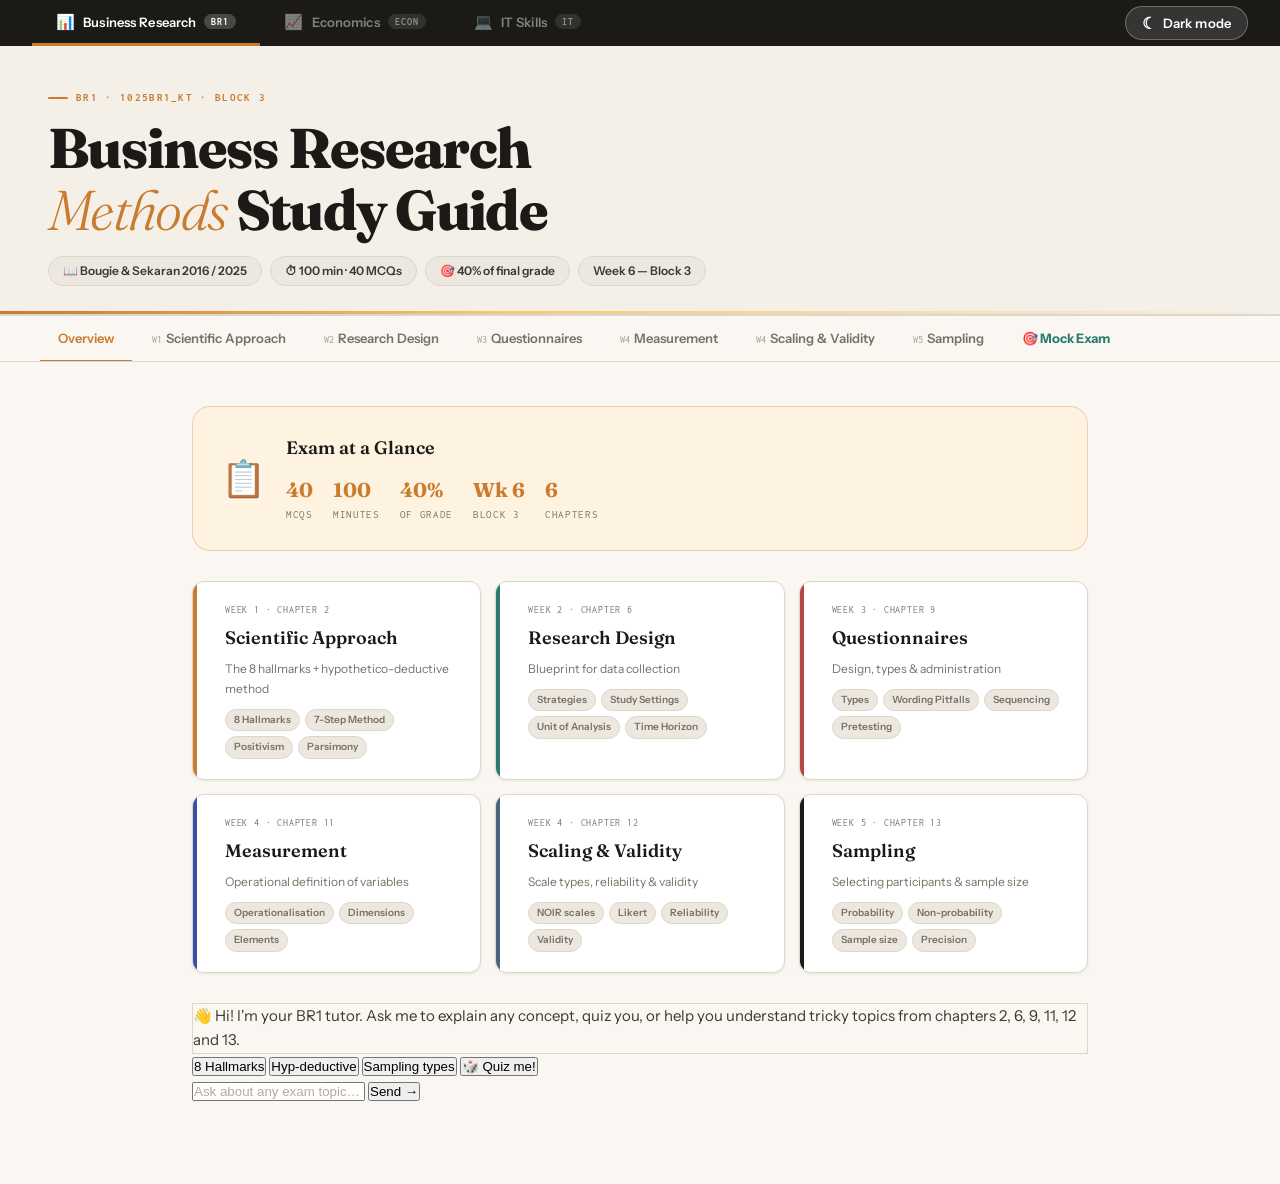
<file: index.html>
<!DOCTYPE html>
<html lang="en">
<head>
<meta charset="UTF-8">
<meta name="viewport" content="width=device-width, initial-scale=1.0">
<title>BR1 — Business Research Methods Study Guide</title>
<link rel="stylesheet" href="styles.css">
<script>try{if(localStorage.getItem('sg_theme')==='dark')document.documentElement.setAttribute('data-theme','dark')}catch(e){}</script>
</head>
<body>

<!-- ══════════════════════════════════════════
     HEADER
══════════════════════════════════════════ -->
<!-- ══ SUBJECT SWITCHER (top bar) ══ -->
<div class="subject-bar">
  <button class="subject-btn active" id="subj-br1" onclick="switchSubject('br1')">
    <span class="subject-icon">📊</span>
    <span class="subject-name">Business Research</span>
    <span class="subject-code">BR1</span>
  </button>
  <button class="subject-btn" id="subj-econ" onclick="switchSubject('econ')">
    <span class="subject-icon">📈</span>
    <span class="subject-name">Economics</span>
    <span class="subject-code">ECON</span>
  </button>
  <button class="subject-btn" id="subj-it" onclick="switchSubject('it')">
    <span class="subject-icon">💻</span>
    <span class="subject-name">IT Skills</span>
    <span class="subject-code">IT</span>
  </button>
  <button class="dark-toggle" id="dark-toggle-btn" onclick="toggleDarkMode()" title="Toggle dark mode">
    <span class="dark-toggle-icon" id="dark-toggle-icon">&#9790;</span>
    <span id="dark-toggle-label">Dark mode</span>
  </button>
</div>

<!-- ══ BR1 HEADER ══ -->
<header class="site-header" id="header-br1">
  <div class="header-eyebrow">BR1 · 1025BR1_KT · Block 3</div>
  <h1>Business Research<br><em>Methods</em> Study Guide</h1>
  <div class="header-pills">
    <span class="header-pill">📖 Bougie &amp; Sekaran 2016 / 2025</span>
    <span class="header-pill">⏱ 100 min · 40 MCQs</span>
    <span class="header-pill">🎯 40% of final grade</span>
    <span class="header-pill">Week 6 — Block 3</span>
  </div>
</header>

<!-- ══ ECON HEADER ══ -->
<header class="site-header econ-header" id="header-econ" style="display:none">
  <div class="header-eyebrow" style="color:var(--econ-green)">── ECON · Principles of Economics 3e</div>
  <h1 class="econ-h1"><em>Economics</em><br>Study Guide</h1>
  <div class="header-pills">
    <span class="header-pill">📖 Shapiro, MacDonald &amp; Greenlaw</span>
    <span class="header-pill">📚 OpenStax 3rd Edition</span>
    <span class="header-pill">🎯 Chapters 1–13</span>
  </div>
</header>

<!-- ══ BR1 SUB-NAV ══ -->
<nav class="site-nav" id="subnav-br1">
  <button class="nav-btn active" onclick="showPanel('overview')">Overview</button>
  <button class="nav-btn" onclick="showPanel('ch2')"><span class="nav-week">W1</span>Scientific Approach</button>
  <button class="nav-btn" onclick="showPanel('ch6')"><span class="nav-week">W2</span>Research Design</button>
  <button class="nav-btn" onclick="showPanel('ch9')"><span class="nav-week">W3</span>Questionnaires</button>
  <button class="nav-btn" onclick="showPanel('ch11')"><span class="nav-week">W4</span>Measurement</button>
  <button class="nav-btn" onclick="showPanel('ch12')"><span class="nav-week">W4</span>Scaling &amp; Validity</button>
  <button class="nav-btn" onclick="showPanel('ch13')"><span class="nav-week">W5</span>Sampling</button>
  <button class="nav-btn exam-btn" onclick="showPanel('mockexam')">🎯 Mock Exam</button>
</nav>

<!-- ══ IT HEADER ══ -->
<header class="site-header it-header" id="header-it" style="display:none">
  <div class="header-eyebrow" style="color:#378ADD">── IT · Excel · Access · Power BI</div>
  <h1><em>IT Skills</em><br>Study Guide</h1>
  <div class="header-pills">
    <span class="header-pill">💻 Excel · Access · Power BI</span>
    <span class="header-pill">📊 AMSIB IT Module</span>
    <span class="header-pill">🎯 4 Chapters</span>
  </div>
</header>

<!-- ══ ECON SUB-NAV ══ -->
<nav class="site-nav econ-subnav" id="subnav-econ" style="display:none">
  <button class="nav-btn econ-btn active" onclick="showEconPanel('ec-overview')">Overview</button>
  <button class="nav-btn econ-btn" onclick="showEconPanel('ec1')"><span class="nav-week">Ch.1</span>Welcome</button>
  <button class="nav-btn econ-btn" onclick="showEconPanel('ec2')"><span class="nav-week">Ch.2</span>Scarcity</button>
  <button class="nav-btn econ-btn" onclick="showEconPanel('ec3')"><span class="nav-week">Ch.3</span>Demand &amp; Supply</button>
  <button class="nav-btn econ-btn" onclick="showEconPanel('ec5')"><span class="nav-week">Ch.5</span>Elasticity</button>
  <button class="nav-btn econ-btn" onclick="showEconPanel('ec7')"><span class="nav-week">Ch.7</span>Production &amp; Cost</button>
  <button class="nav-btn econ-btn" onclick="showEconPanel('ec8')"><span class="nav-week">Ch.8</span>Competition</button>
  <button class="nav-btn econ-btn" onclick="showEconPanel('ec9')"><span class="nav-week">Ch.9</span>Monopoly</button>
  <button class="nav-btn econ-btn" onclick="showEconPanel('ec10')"><span class="nav-week">Ch.10</span>Oligopoly</button>
  <button class="nav-btn econ-btn" onclick="showEconPanel('ec12')"><span class="nav-week">Ch.12</span>Externalities</button>
  <button class="nav-btn exam-btn econ-btn" onclick="showEconPanel('ec-mockexam')">🎯 Mock Exam</button>
</nav>

<main class="main">

<!-- ══════════════════════════════════════════
     OVERVIEW
══════════════════════════════════════════ -->
<section id="overview" class="panel active">

  <div class="exam-banner">
    <div class="exam-banner-icon">📋</div>
    <div>
      <h3>Exam at a Glance</h3>
      <div class="exam-stats">
        <div class="exam-stat"><div class="es-val">40</div><div class="es-label">MCQs</div></div>
        <div class="exam-stat"><div class="es-val">100</div><div class="es-label">Minutes</div></div>
        <div class="exam-stat"><div class="es-val">40%</div><div class="es-label">Of grade</div></div>
        <div class="exam-stat"><div class="es-val">Wk 6</div><div class="es-label">Block 3</div></div>
        <div class="exam-stat"><div class="es-val">6</div><div class="es-label">Chapters</div></div>
      </div>
    </div>
  </div>

  <div class="overview-grid">
    <div class="ov-card c2" onclick="showPanel('ch2')">
      <div class="ov-week">Week 1 · Chapter 2</div>
      <div class="ov-title">Scientific Approach</div>
      <div class="ov-desc">The 8 hallmarks + hypothetico-deductive method</div>
      <div class="ov-tags">
        <span class="ov-tag">8 Hallmarks</span>
        <span class="ov-tag">7-Step Method</span>
        <span class="ov-tag">Positivism</span>
        <span class="ov-tag">Parsimony</span>
      </div>
    </div>
    <div class="ov-card c6" onclick="showPanel('ch6')">
      <div class="ov-week">Week 2 · Chapter 6</div>
      <div class="ov-title">Research Design</div>
      <div class="ov-desc">Blueprint for data collection</div>
      <div class="ov-tags">
        <span class="ov-tag">Strategies</span>
        <span class="ov-tag">Study Settings</span>
        <span class="ov-tag">Unit of Analysis</span>
        <span class="ov-tag">Time Horizon</span>
      </div>
    </div>
    <div class="ov-card c9" onclick="showPanel('ch9')">
      <div class="ov-week">Week 3 · Chapter 9</div>
      <div class="ov-title">Questionnaires</div>
      <div class="ov-desc">Design, types &amp; administration</div>
      <div class="ov-tags">
        <span class="ov-tag">Types</span>
        <span class="ov-tag">Wording Pitfalls</span>
        <span class="ov-tag">Sequencing</span>
        <span class="ov-tag">Pretesting</span>
      </div>
    </div>
    <div class="ov-card c11" onclick="showPanel('ch11')">
      <div class="ov-week">Week 4 · Chapter 11</div>
      <div class="ov-title">Measurement</div>
      <div class="ov-desc">Operational definition of variables</div>
      <div class="ov-tags">
        <span class="ov-tag">Operationalisation</span>
        <span class="ov-tag">Dimensions</span>
        <span class="ov-tag">Elements</span>
      </div>
    </div>
    <div class="ov-card c12" onclick="showPanel('ch12')">
      <div class="ov-week">Week 4 · Chapter 12</div>
      <div class="ov-title">Scaling &amp; Validity</div>
      <div class="ov-desc">Scale types, reliability &amp; validity</div>
      <div class="ov-tags">
        <span class="ov-tag">NOIR scales</span>
        <span class="ov-tag">Likert</span>
        <span class="ov-tag">Reliability</span>
        <span class="ov-tag">Validity</span>
      </div>
    </div>
    <div class="ov-card c13" onclick="showPanel('ch13')">
      <div class="ov-week">Week 5 · Chapter 13</div>
      <div class="ov-title">Sampling</div>
      <div class="ov-desc">Selecting participants &amp; sample size</div>
      <div class="ov-tags">
        <span class="ov-tag">Probability</span>
        <span class="ov-tag">Non-probability</span>
        <span class="ov-tag">Sample size</span>
        <span class="ov-tag">Precision</span>
      </div>
    </div>
  </div>

  <!-- OVERVIEW TUTOR -->
      <div class="tutor-msgs" id="tm-overview">
      <div class="tutor-msg bot">👋 Hi! I'm your BR1 tutor. Ask me to explain any concept, quiz you, or help you understand tricky topics from chapters 2, 6, 9, 11, 12 and 13.</div>
    </div>
    <div class="tutor-chips">
      <button class="tutor-chip" onclick="tutorChip('overview','Summarise the 8 hallmarks of scientific research')">8 Hallmarks</button>
      <button class="tutor-chip" onclick="tutorChip('overview','Explain the 7 steps of the hypothetico-deductive method with an example')">Hyp-deductive</button>
      <button class="tutor-chip" onclick="tutorChip('overview','What is the difference between probability and non-probability sampling?')">Sampling types</button>
      <button class="tutor-chip" onclick="tutorChip('overview','Quiz me with 5 mixed practice MCQs across all exam topics')">🎲 Quiz me!</button>
    </div>
    <div class="tutor-input-row">
      <input class="tutor-input" id="ti-overview" placeholder="Ask about any exam topic…" onkeydown="tutorKey(event,'overview')">
      <button class="tutor-send" id="tb-overview" onclick="tutorSend('overview')">Send →</button>
    </div>
  </div>
</section>

<!-- ══════════════════════════════════════════
     CH2 — SCIENTIFIC APPROACH
══════════════════════════════════════════ -->
<section id="ch2" class="panel">
  <div class="ch-header">
    <div class="ch-number-block c2">2</div>
    <div class="ch-header-text">
      <div class="ch-meta">Chapter 2 · Week 1</div>
      <h2>The Scientific Approach</h2>
      <div class="ch-sub">Hallmarks of science, the hypothetico-deductive method &amp; research philosophies</div>
    </div>
  </div>

  <div class="callout callout-amber">
    <div class="callout-label">📌 Core Definition</div>
    <p>Scientific research is an <strong>organised, systematic, data-based, critical, objective</strong> inquiry into a specific problem, conducted in a step-by-step logical manner. It is not based on hunches or intuition alone.</p>
  </div>

  <div class="section-title"><span class="st-icon">⭐</span> The 8 Hallmarks of Scientific Research</div>
  <div class="def-grid">
    <div class="def-card"><div class="def-card-term">1. Purposiveness</div><div class="def-card-desc">Research starts with a clear, definite purpose or aim. The researcher has a focused direction from the outset.</div></div>
    <div class="def-card"><div class="def-card-term">2. Rigor</div><div class="def-card-desc">A good theoretical base and sound methodological design are critical. Carefulness, scrupulousness, and exactitude in all procedures.</div></div>
    <div class="def-card"><div class="def-card-term">3. Testability</div><div class="def-card-desc">Hypotheses developed from the research must be testable using available statistical methods and empirical data.</div></div>
    <div class="def-card"><div class="def-card-term">4. Replicability</div><div class="def-card-desc">Results should be reproducible when the same methods are applied in similar conditions by other researchers.</div></div>
    <div class="def-card"><div class="def-card-term">5. Precision &amp; Confidence</div><div class="def-card-desc">Precision = closeness to the true value (standard error). Confidence = probability the true value falls within the estimate range (e.g. 95%).</div></div>
    <div class="def-card"><div class="def-card-term">6. Objectivity</div><div class="def-card-desc">Conclusions are based on empirical facts from data, not on the researcher's personal values, emotions, or biases.</div></div>
    <div class="def-card"><div class="def-card-term">7. Generalizability</div><div class="def-card-desc">The scope to which findings from one study can be applied to other settings, contexts, and populations.</div></div>
    <div class="def-card"><div class="def-card-term">8. Parsimony</div><div class="def-card-desc">Economy in explanation — the simplest model that adequately explains the phenomenon is preferred over complex ones.</div></div>
  </div>

  <div class="section-title"><span class="st-icon">🔄</span> The Hypothetico-Deductive Method (7 Steps)</div>
  <div class="callout callout-amber">
    <div class="callout-label">Key Idea</div>
    <p>Starts with a <strong>theory</strong>, generates testable <strong>hypotheses</strong>, collects data, and uses results to confirm or disconfirm the theory. The most widely used scientific method in business research.</p>
  </div>
  <div class="step-list">
    <div class="step-row"><div class="step-badge badge-amber">1</div><div class="step-body"><strong>Identify a broad problem area</strong> — Observe something that warrants investigation in the workplace.</div></div>
    <div class="step-row"><div class="step-badge badge-amber">2</div><div class="step-body"><strong>Define the problem statement</strong> — Narrow it into a clear, focused, researchable question.</div></div>
    <div class="step-row"><div class="step-badge badge-amber">3</div><div class="step-body"><strong>Develop hypotheses</strong> — Formulate testable, tentative statements about expected relationships between variables.</div></div>
    <div class="step-row"><div class="step-badge badge-amber">4</div><div class="step-body"><strong>Determine measures</strong> — Decide how to operationalise and measure the variables in each hypothesis.</div></div>
    <div class="step-row"><div class="step-badge badge-amber">5</div><div class="step-body"><strong>Data collection</strong> — Gather data from appropriate sources using the chosen instruments.</div></div>
    <div class="step-row"><div class="step-badge badge-amber">6</div><div class="step-body"><strong>Data analysis</strong> — Analyse the collected data using appropriate statistical techniques.</div></div>
    <div class="step-row"><div class="step-badge badge-amber">7</div><div class="step-body"><strong>Interpretation of data</strong> — Interpret results, accept or reject hypotheses, draw conclusions about the problem.</div></div>
  </div>

  <div class="section-title"><span class="st-icon">🔭</span> Alternative Research Philosophies</div>
  <div class="two-col">
    <div class="card-white"><h3>Positivism</h3><p>Assumes an external, objective reality independent of the observer. Knowledge comes from observable facts. Quantitative, value-free methods. Researcher is independent from what is studied.</p></div>
    <div class="card-white"><h3>Constructionism</h3><p>Reality is socially constructed through interaction. Focuses on how people make sense of the world. Qualitative, interpretive methods. Studies the accounts people give of their experiences.</p></div>
    <div class="card-white"><h3>Critical Realism</h3><p>Real structures in the world exist independently of us, but our knowledge is always provisional. Distinguishes between observable events and the underlying mechanisms that cause them.</p></div>
    <div class="card-white"><h3>Pragmatism</h3><p>Not committed to one philosophy. Chooses methods based on what works best for the question. Supports mixed methods. Research is evaluated by its practical consequences.</p></div>
  </div>

  <div class="section-title"><span class="st-icon">🖊️</span> Exercises</div>
  <div id="fill-ch2"></div>
  <div id="match-ch2"></div>

  <div class="section-title"><span class="st-icon">🃏</span> Flashcards</div>
  <div id="fc-ch2"></div>

  <div class="section-title"><span class="st-icon">✅</span> Chapter Quiz</div>
  <div id="quiz-ch2"></div>

      <div class="tutor-msgs" id="tm-ch2"><div class="tutor-msg bot">Ask me about the 8 hallmarks, the hypothetico-deductive method, or research philosophies!</div></div>
    <div class="tutor-chips">
      <button class="tutor-chip" onclick="tutorChip('ch2','What is the difference between precision and confidence?')">Precision vs Confidence</button>
      <button class="tutor-chip" onclick="tutorChip('ch2','Give me an example of how parsimony applies in research')">Parsimony example</button>
      <button class="tutor-chip" onclick="tutorChip('ch2','Quiz me on the hypothetico-deductive method with a tricky MCQ')">Quiz me</button>
    </div>
    <div class="tutor-input-row">
      <input class="tutor-input" id="ti-ch2" placeholder="Ask about Ch.2…" onkeydown="tutorKey(event,'ch2')">
      <button class="tutor-send" id="tb-ch2" onclick="tutorSend('ch2')">Send →</button>
    </div>
  </div>
</section>

<!-- ══════════════════════════════════════════
     CH6 — RESEARCH DESIGN
══════════════════════════════════════════ -->
<section id="ch6" class="panel">
  <div class="ch-header">
    <div class="ch-number-block c6">6</div>
    <div class="ch-header-text">
      <div class="ch-meta">Chapter 6 · Week 2</div>
      <h2>Elements of Research Design</h2>
      <div class="ch-sub">Blueprint for data collection, measurement, and analysis</div>
    </div>
  </div>

  <div class="callout callout-teal">
    <div class="callout-label">📌 Definition</div>
    <p>A <strong>research design</strong> is a blueprint or plan for the collection, measurement, and analysis of data, created to answer the research questions. It ensures data collected are relevant and analysable.</p>
  </div>

  <div class="section-title"><span class="st-icon">🗺️</span> Research Strategies</div>
  <div class="def-grid">
    <div class="def-card"><div class="def-card-term">Experiments</div><div class="def-card-desc">Researcher manipulates independent variables and controls the environment to establish cause-and-effect relationships.</div></div>
    <div class="def-card"><div class="def-card-term">Survey Research</div><div class="def-card-desc">Data collected from a sample via questionnaires or interviews to describe, compare, or explain attitudes and behaviours.</div></div>
    <div class="def-card"><div class="def-card-term">Ethnography</div><div class="def-card-desc">Researcher immerses themselves in a natural environment over extended time. Uses participant observation and field notes.</div></div>
    <div class="def-card"><div class="def-card-term">Case Studies</div><div class="def-card-desc">In-depth investigation of one or a few real-life cases. Useful for understanding complex phenomena in context.</div></div>
    <div class="def-card"><div class="def-card-term">Grounded Theory</div><div class="def-card-desc">Theory built inductively from data collected in the field. The theory is literally "grounded" in the empirical data.</div></div>
    <div class="def-card"><div class="def-card-term">Action Research</div><div class="def-card-desc">Conducted collaboratively with practitioners to solve a practical problem while simultaneously generating knowledge.</div></div>
  </div>

  <div class="section-title"><span class="st-icon">⚙️</span> Key Design Dimensions</div>
  <div class="two-col">
    <div class="card-white"><h3>Researcher Interference</h3><ul><li><strong>Minimal (correlational)</strong> — no manipulation, studies things as they are</li><li><strong>Moderate (ex post facto)</strong> — examines cause after the fact</li><li><strong>Maximum (experiment)</strong> — manipulates the independent variable</li></ul></div>
    <div class="card-white"><h3>Study Setting</h3><ul><li><strong>Contrived (lab)</strong> — artificial; high internal validity, low external validity</li><li><strong>Non-contrived (field)</strong> — natural setting; high external validity, harder to control variables</li></ul></div>
    <div class="card-white"><h3>Unit of Analysis</h3><ul><li><strong>Individual</strong> — each person's data analysed separately</li><li><strong>Dyad</strong> — two-person pairs (e.g. supervisor–subordinate)</li><li><strong>Group</strong> — teams, departments</li><li><strong>Organisation</strong> — whole companies</li><li><strong>Culture</strong> — societies, nations</li></ul></div>
    <div class="card-white"><h3>Time Horizon</h3><ul><li><strong>Cross-sectional</strong> — one point in time; faster, cheaper; snapshot</li><li><strong>Longitudinal</strong> — multiple time points; tracks change; establishes temporal ordering</li></ul></div>
  </div>

  <div class="section-title"><span class="st-icon">🖊️</span> Exercises</div>
  <div id="fill-ch6"></div>
  <div id="match-ch6"></div>

  <div class="section-title"><span class="st-icon">🃏</span> Flashcards</div>
  <div id="fc-ch6"></div>

  <div class="section-title"><span class="st-icon">✅</span> Chapter Quiz</div>
  <div id="quiz-ch6"></div>

      <div class="tutor-msgs" id="tm-ch6"><div class="tutor-msg bot">Ask me about research strategies, study settings, units of analysis, or time horizons!</div></div>
    <div class="tutor-chips">
      <button class="tutor-chip" onclick="tutorChip('ch6','Contrived vs non-contrived settings — key differences and trade-offs')">Contrived vs field</button>
      <button class="tutor-chip" onclick="tutorChip('ch6','When would you choose a longitudinal over a cross-sectional design?')">Time horizon choice</button>
      <button class="tutor-chip" onclick="tutorChip('ch6','Give me a tricky MCQ about research design elements')">Quiz me</button>
    </div>
    <div class="tutor-input-row">
      <input class="tutor-input" id="ti-ch6" placeholder="Ask about Ch.6…" onkeydown="tutorKey(event,'ch6')">
      <button class="tutor-send" id="tb-ch6" onclick="tutorSend('ch6')">Send →</button>
    </div>
  </div>
</section>

<!-- ══════════════════════════════════════════
     CH9 — QUESTIONNAIRES
══════════════════════════════════════════ -->
<section id="ch9" class="panel">
  <div class="ch-header">
    <div class="ch-number-block c9">9</div>
    <div class="ch-header-text">
      <div class="ch-meta">Chapter 9 · Week 3</div>
      <h2>Administering Questionnaires</h2>
      <div class="ch-sub">Design, types, wording principles &amp; data collection ethics</div>
    </div>
  </div>

  <div class="callout callout-rose">
    <div class="callout-label">📌 Definition</div>
    <p>A <strong>questionnaire</strong> is a preformulated written set of questions to which respondents record their answers, usually within closely defined alternatives. Used to collect large amounts of quantitative data.</p>
  </div>

  <div class="section-title"><span class="st-icon">📋</span> Types of Questionnaires</div>
  <div class="two-col">
    <div class="card-white"><h3>Personally Administered</h3><p>Distributed and collected in person. Researcher can clarify doubts. High response rate. Can ensure confidentiality on the spot. Good for sensitive topics.</p></div>
    <div class="card-white"><h3>Mail Questionnaires</h3><p>Sent by post. Wide geographic reach, low cost. Very low response rates. No one to clarify ambiguities. Slow turnaround.</p></div>
    <div class="card-white"><h3>Electronic / Online</h3><p>Sent via email or web platform. Fast, cheap, can reach large samples. Risk of sampling bias (internet users only). Can use branching logic.</p></div>
  </div>

  <div class="section-title"><span class="st-icon">⚠️</span> Common Questionnaire Pitfalls (Exam Favourites!)</div>
  <div class="def-grid">
    <div class="def-card"><div class="def-card-term">Double-barreled</div><div class="def-card-desc">Asks two questions at once: "How satisfied are you with your salary AND benefits?" — must be split into two separate questions.</div></div>
    <div class="def-card"><div class="def-card-term">Leading question</div><div class="def-card-desc">Wording that suggests the expected answer: "Don't you agree this policy is fair?" — introduces systematic bias.</div></div>
    <div class="def-card"><div class="def-card-term">Loaded question</div><div class="def-card-desc">Uses emotionally charged words that trigger a biased reaction, e.g. asking about a "radical" or "controversial" policy.</div></div>
    <div class="def-card"><div class="def-card-term">Ambiguous wording</div><div class="def-card-desc">Vague terms like "often" or "many" are interpreted differently by different respondents — use specific frequencies.</div></div>
    <div class="def-card"><div class="def-card-term">Recall dependence</div><div class="def-card-desc">Asking respondents to recall events from the distant past leads to memory errors and inaccurate data.</div></div>
    <div class="def-card"><div class="def-card-term">Social desirability bias</div><div class="def-card-desc">Respondents answer to appear socially acceptable rather than giving their true response.</div></div>
  </div>

  <div class="section-title"><span class="st-icon">📐</span> Question Types</div>
  <table class="styled-table">
    <thead><tr><th>Type</th><th>Description</th><th>Example</th></tr></thead>
    <tbody>
      <tr><td><strong>Open-ended</strong></td><td>Respondent answers freely in own words</td><td>"Describe your experience with remote work."</td></tr>
      <tr><td><strong>Dichotomous</strong></td><td>Only two options</td><td>Yes / No</td></tr>
      <tr><td><strong>Multiple choice</strong></td><td>Fixed list of options, choose one or more</td><td>A, B, C, D</td></tr>
      <tr><td><strong>Rating scale</strong></td><td>Degree of agreement/intensity</td><td>1 = Strongly Disagree … 5 = Strongly Agree</td></tr>
      <tr><td><strong>Ranking</strong></td><td>Order items by preference or importance</td><td>Rank 1–5 from most to least important</td></tr>
    </tbody>
  </table>

  <div class="callout callout-rose">
    <div class="callout-label">Sequencing Rule</div>
    <p>Start with <strong>general, non-sensitive</strong> questions → move to specific → place <strong>sensitive/demographic</strong> questions (age, income, religion) at the <strong>end</strong>.</p>
  </div>

  <div class="section-title"><span class="st-icon">🖊️</span> Exercises</div>
  <div id="fill-ch9"></div>
  <div id="match-ch9"></div>

  <div class="section-title"><span class="st-icon">🃏</span> Flashcards</div>
  <div id="fc-ch9"></div>

  <div class="section-title"><span class="st-icon">✅</span> Chapter Quiz</div>
  <div id="quiz-ch9"></div>

      <div class="tutor-msgs" id="tm-ch9"><div class="tutor-msg bot">Ask me about questionnaire types, wording pitfalls, or design principles!</div></div>
    <div class="tutor-chips">
      <button class="tutor-chip" onclick="tutorChip('ch9','What makes a question double-barreled and why is it a problem?')">Double-barreled</button>
      <button class="tutor-chip" onclick="tutorChip('ch9','Compare personally administered vs electronic questionnaires')">Types comparison</button>
      <button class="tutor-chip" onclick="tutorChip('ch9','Give me 2 MCQs about questionnaire design for the BR1 exam')">Quiz me</button>
    </div>
    <div class="tutor-input-row">
      <input class="tutor-input" id="ti-ch9" placeholder="Ask about Ch.9…" onkeydown="tutorKey(event,'ch9')">
      <button class="tutor-send" id="tb-ch9" onclick="tutorSend('ch9')">Send →</button>
    </div>
  </div>
</section>

<!-- ══════════════════════════════════════════
     CH11 — MEASUREMENT
══════════════════════════════════════════ -->
<section id="ch11" class="panel">
  <div class="ch-header">
    <div class="ch-number-block c11">11</div>
    <div class="ch-header-text">
      <div class="ch-meta">Chapter 11 · Week 4</div>
      <h2>Measurement: Operational Definition</h2>
      <div class="ch-sub">How to translate abstract concepts into measurable variables</div>
    </div>
  </div>

  <div class="callout callout-indigo">
    <div class="callout-label">📌 Definition</div>
    <p><strong>Measurement</strong> = the assignment of numbers or other symbols to characteristics (attributes) of objects according to a prespecified set of rules.</p>
  </div>

  <div class="section-title"><span class="st-icon">🔬</span> Operationalisation</div>
  <div class="def-grid">
    <div class="def-card"><div class="def-card-term">Operational Definition</div><div class="def-card-desc">Specifies exactly HOW an abstract concept will be measured in a study — reducing it to observable, measurable indicators. Example: "motivation" → score on a validated 12-item motivation scale.</div></div>
    <div class="def-card"><div class="def-card-term">Conceptual Definition</div><div class="def-card-desc">A theoretical, dictionary-type definition of what a construct IS. Describes the meaning but not how to measure it.</div></div>
    <div class="def-card"><div class="def-card-term">Dimensions</div><div class="def-card-desc">The sub-components or facets of a concept. "Achievement motivation" has dimensions of work orientation, mastery, and competitiveness.</div></div>
    <div class="def-card"><div class="def-card-term">Elements</div><div class="def-card-desc">The specific questionnaire items or indicators used to measure each dimension. Elements make up the scale items.</div></div>
  </div>

  <div class="section-title"><span class="st-icon">🔄</span> The Operationalisation Process</div>
  <div class="step-list">
    <div class="step-row"><div class="step-badge badge-indigo">1</div><div class="step-body"><strong>Identify the concept</strong> to be measured (e.g. "employee loyalty")</div></div>
    <div class="step-row"><div class="step-badge badge-indigo">2</div><div class="step-body"><strong>Identify the dimensions</strong> of the concept (e.g. attitudinal loyalty, behavioural loyalty)</div></div>
    <div class="step-row"><div class="step-badge badge-indigo">3</div><div class="step-body"><strong>Define elements</strong> for each dimension (specific questions that capture each dimension)</div></div>
    <div class="step-row"><div class="step-badge badge-indigo">4</div><div class="step-body"><strong>Create the measurement scale</strong> (e.g. 5-point Likert scale items for each element)</div></div>
  </div>

  <div class="callout callout-indigo">
    <div class="callout-label">⚠️ What Operationalisation Is NOT</div>
    <p>Operationalisation is <strong>not</strong> just a conceptual definition. It must specify <em>how</em> you will actually measure the concept. Without operationalisation, abstract constructs cannot be tested empirically.</p>
  </div>

  <div class="section-title"><span class="st-icon">🖊️</span> Exercises</div>
  <div id="fill-ch11"></div>
  <div id="match-ch11"></div>

  <div class="section-title"><span class="st-icon">🃏</span> Flashcards</div>
  <div id="fc-ch11"></div>

  <div class="section-title"><span class="st-icon">✅</span> Chapter Quiz</div>
  <div id="quiz-ch11"></div>

      <div class="tutor-msgs" id="tm-ch11"><div class="tutor-msg bot">Ask me about operationalisation, dimensions, elements, or how to measure abstract concepts!</div></div>
    <div class="tutor-chips">
      <button class="tutor-chip" onclick="tutorChip('ch11','Operationalise the concept of \"customer loyalty\" step by step')">Operationalise example</button>
      <button class="tutor-chip" onclick="tutorChip('ch11','What is the difference between conceptual and operational definitions?')">Conceptual vs operational</button>
      <button class="tutor-chip" onclick="tutorChip('ch11','Give me a tricky MCQ about measurement and operationalisation')">Quiz me</button>
    </div>
    <div class="tutor-input-row">
      <input class="tutor-input" id="ti-ch11" placeholder="Ask about Ch.11…" onkeydown="tutorKey(event,'ch11')">
      <button class="tutor-send" id="tb-ch11" onclick="tutorSend('ch11')">Send →</button>
    </div>
  </div>
</section>

<!-- ══════════════════════════════════════════
     CH12 — SCALING
══════════════════════════════════════════ -->
<section id="ch12" class="panel">
  <div class="ch-header">
    <div class="ch-number-block c12">12</div>
    <div class="ch-header-text">
      <div class="ch-meta">Chapter 12 · Week 4</div>
      <h2>Scaling, Reliability &amp; Validity</h2>
      <div class="ch-sub">Types of scales and assessing measurement quality</div>
    </div>
  </div>

  <div class="section-title"><span class="st-icon">📏</span> The Four Scale Types (NOIR)</div>
  <table class="styled-table">
    <thead><tr><th>Scale</th><th>Properties</th><th>Example</th><th>Statistics allowed</th></tr></thead>
    <tbody>
      <tr><td><strong>Nominal</strong></td><td>Categories only; no order, no distance</td><td>Gender, nationality, job type</td><td>Mode, frequencies, chi-square</td></tr>
      <tr><td><strong>Ordinal</strong></td><td>Ranked order; distances not equal</td><td>Rankings, competitive positions</td><td>Median, percentile, rank correlation</td></tr>
      <tr><td><strong>Interval</strong></td><td>Equal distances; no true zero</td><td>Temperature (°C), IQ, year of birth</td><td>Mean, SD, correlation, regression</td></tr>
      <tr><td><strong>Ratio</strong></td><td>Equal distances + true zero</td><td>Age, salary, sales volume, weight</td><td>All statistics including ratios</td></tr>
    </tbody>
  </table>

  <div class="section-title"><span class="st-icon">⚖️</span> Rating Scales</div>
  <div class="def-grid">
    <div class="def-card"><div class="def-card-term">Likert Scale</div><div class="def-card-desc">Respondents indicate degree of agreement with statements (1 = Strongly Disagree to 5 = Strongly Agree). Items are summed into a composite score. Most common in business research.</div></div>
    <div class="def-card"><div class="def-card-term">Semantic Differential</div><div class="def-card-desc">Bipolar adjectives at opposite ends of a continuum (e.g. Good ←——→ Bad). Used to measure attitudes, brand image, or perceptions.</div></div>
    <div class="def-card"><div class="def-card-term">Numerical Scale</div><div class="def-card-desc">Like semantic differential but uses numbers rather than words at the anchors. Respondents select a number along the continuum.</div></div>
    <div class="def-card"><div class="def-card-term">Itemised Rating Scale</div><div class="def-card-desc">Provides specific numbered categories each with a brief verbal description; respondents select the category that best fits.</div></div>
  </div>

  <div class="section-title"><span class="st-icon">🔍</span> Reliability &amp; Validity</div>
  <div class="two-col">
    <div class="card-white">
      <h3>Reliability</h3>
      <p style="margin-bottom:10px;">A measure is <strong>reliable</strong> if it consistently produces the same results.</p>
      <ul>
        <li><strong>Stability (test-retest):</strong> Same results when administered twice to same group</li>
        <li><strong>Internal consistency:</strong> Items measuring same construct correlate (Cronbach's alpha ≥ 0.70)</li>
      </ul>
    </div>
    <div class="card-white">
      <h3>Validity</h3>
      <p style="margin-bottom:10px;">A measure is <strong>valid</strong> if it actually measures what it claims to measure.</p>
      <ul>
        <li><strong>Content:</strong> Items cover all facets of the concept</li>
        <li><strong>Criterion-related:</strong> Correlates with an external criterion</li>
        <li><strong>Construct:</strong> Measures the theoretical construct correctly</li>
      </ul>
    </div>
  </div>

  <div class="callout callout-slate">
    <div class="callout-label">⚠️ Key Relationship</div>
    <p>A measure can be <strong>reliable without being valid</strong> (consistently measures the wrong thing). But a <strong>valid measure must also be reliable</strong>. Validity is the higher-order criterion.</p>
  </div>

  <div class="section-title"><span class="st-icon">🔄</span> Reflective vs Formative Scales</div>
  <div class="two-col">
    <div class="card-white"><h3>Reflective Scale</h3><p>The latent construct <strong>causes</strong> the items. If the construct changes, all items should change in the same direction. Items must correlate with each other. <em>Example: depression items are all caused by the underlying depression construct.</em></p></div>
    <div class="card-white"><h3>Formative Scale</h3><p>The items <strong>together define</strong> the construct — items "form" the construct. Items don't need to correlate. <em>Example: SES = income + education + job status. Changing one affects SES even if the others stay constant.</em></p></div>
  </div>

  <div class="section-title"><span class="st-icon">🖊️</span> Exercises</div>
  <div id="fill-ch12"></div>
  <div id="match-ch12"></div>

  <div class="section-title"><span class="st-icon">🃏</span> Flashcards</div>
  <div id="fc-ch12"></div>

  <div class="section-title"><span class="st-icon">✅</span> Chapter Quiz</div>
  <div id="quiz-ch12"></div>

      <div class="tutor-msgs" id="tm-ch12"><div class="tutor-msg bot">Ask me about scale types, rating scales, reliability and validity!</div></div>
    <div class="tutor-chips">
      <button class="tutor-chip" onclick="tutorChip('ch12','What is the difference between nominal and ordinal scales? Give examples.')">Nominal vs Ordinal</button>
      <button class="tutor-chip" onclick="tutorChip('ch12','Can a measure be reliable but not valid? Explain with an example.')">Reliability vs Validity</button>
      <button class="tutor-chip" onclick="tutorChip('ch12','Give me 2 exam-style MCQs on scaling and validity')">Quiz me</button>
    </div>
    <div class="tutor-input-row">
      <input class="tutor-input" id="ti-ch12" placeholder="Ask about Ch.12…" onkeydown="tutorKey(event,'ch12')">
      <button class="tutor-send" id="tb-ch12" onclick="tutorSend('ch12')">Send →</button>
    </div>
  </div>
</section>

<!-- ══════════════════════════════════════════
     CH13 — SAMPLING
══════════════════════════════════════════ -->
<section id="ch13" class="panel">
  <div class="ch-header">
    <div class="ch-number-block c13">13</div>
    <div class="ch-header-text">
      <div class="ch-meta">Chapter 13 · Week 5</div>
      <h2>Sampling</h2>
      <div class="ch-sub">Selecting the right participants to represent the population</div>
    </div>
  </div>

  <div class="section-title"><span class="st-icon">📚</span> Key Terminology</div>
  <div class="def-grid">
    <div class="def-card"><div class="def-card-term">Population</div><div class="def-card-desc">The entire group of people, events, or things about which the researcher wants to draw conclusions.</div></div>
    <div class="def-card"><div class="def-card-term">Element</div><div class="def-card-desc">A single member of the population (one person, one company, one transaction).</div></div>
    <div class="def-card"><div class="def-card-term">Sample</div><div class="def-card-desc">A subset of the population. Research is conducted on the sample; results are generalised to the population.</div></div>
    <div class="def-card"><div class="def-card-term">Sampling Unit</div><div class="def-card-desc">The unit chosen for inclusion in the sample — could be a person, household, or organisation.</div></div>
    <div class="def-card"><div class="def-card-term">Subject</div><div class="def-card-desc">A single member of the sample (the actual participant in the study).</div></div>
    <div class="def-card"><div class="def-card-term">Sampling Frame</div><div class="def-card-desc">The actual list of sampling units from which the sample is drawn (e.g. employee database, phone directory).</div></div>
  </div>

  <div class="section-title"><span class="st-icon">🎲</span> Probability Sampling</div>
  <div class="callout callout-slate">
    <div class="callout-label">Definition</div>
    <p>Every member of the population has a <strong>known, non-zero probability</strong> of being selected. Allows for statistical generalisation to the population.</p>
  </div>
  <div class="def-grid">
    <div class="def-card"><div class="def-card-term">Simple Random Sampling (SRS)</div><div class="def-card-desc">Every element has an equal and independent chance. Uses random number generators. Most basic probability method.</div></div>
    <div class="def-card"><div class="def-card-term">Systematic Sampling</div><div class="def-card-desc">Every k-th element from a list (e.g. every 10th person). Requires a sampling frame. Risk: periodicity bias.</div></div>
    <div class="def-card"><div class="def-card-term">Stratified Random Sampling</div><div class="def-card-desc">Population divided into strata by a characteristic (e.g. gender). Random sample from each stratum. More representative.</div></div>
    <div class="def-card"><div class="def-card-term">Cluster Sampling</div><div class="def-card-desc">Population divided into natural clusters (e.g. cities). Clusters randomly selected; elements within studied. Cheaper for large geographic populations.</div></div>
    <div class="def-card"><div class="def-card-term">Double Sampling</div><div class="def-card-desc">A subsample is drawn from an initial sample for more detailed study. Used when extra data collection is expensive.</div></div>
  </div>

  <div class="section-title"><span class="st-icon">👤</span> Non-Probability Sampling</div>
  <div class="callout callout-slate">
    <div class="callout-label">Definition</div>
    <p>Not every member has a known selection probability. <strong>Cannot statistically generalise</strong> to the population. Used when probability sampling is not feasible or sufficient for the purpose.</p>
  </div>
  <div class="def-grid">
    <div class="def-card"><div class="def-card-term">Convenience Sampling</div><div class="def-card-desc">Select whoever is most accessible. Cheapest and fastest. Lowest external validity. Used in exploratory research.</div></div>
    <div class="def-card"><div class="def-card-term">Purposive / Judgmental</div><div class="def-card-desc">Researcher deliberately selects elements believed to be representative or useful. Requires domain expertise.</div></div>
    <div class="def-card"><div class="def-card-term">Quota Sampling</div><div class="def-card-desc">Like stratified sampling but selection within strata is non-random. Ensures subgroup representation without true randomness.</div></div>
    <div class="def-card"><div class="def-card-term">Snowball Sampling</div><div class="def-card-desc">Participants refer further participants. Ideal for hard-to-reach populations (e.g. undocumented workers, rare conditions).</div></div>
  </div>

  <div class="section-title"><span class="st-icon">📊</span> Precision &amp; Confidence</div>
  <div class="two-col">
    <div class="card-white"><h3>Precision</h3><p>How close the sample estimate is to the true population value. Measured by the standard error (margin of error). More precision = smaller margin = larger sample needed.</p></div>
    <div class="card-white"><h3>Confidence</h3><p>The probability that the true population value falls within the stated range. Common levels: 90%, 95%, 99%. Higher confidence = larger sample needed.</p></div>
  </div>
  <div class="callout callout-slate">
    <div class="callout-label">⚠️ Trade-off</div>
    <p>For a <strong>fixed sample size</strong>, you cannot simultaneously maximise both precision and confidence — increasing one reduces the other. Larger samples improve <em>both</em>.</p>
  </div>

  <div class="section-title"><span class="st-icon">🖊️</span> Exercises</div>
  <div id="fill-ch13"></div>
  <div id="match-ch13"></div>

  <div class="section-title"><span class="st-icon">🃏</span> Flashcards</div>
  <div id="fc-ch13"></div>

  <div class="section-title"><span class="st-icon">✅</span> Chapter Quiz</div>
  <div id="quiz-ch13"></div>

      <div class="tutor-msgs" id="tm-ch13"><div class="tutor-msg bot">Ask me about sampling methods, sample size, or probability vs non-probability sampling!</div></div>
    <div class="tutor-chips">
      <button class="tutor-chip" onclick="tutorChip('ch13','Stratified vs cluster sampling — key differences and when to use each')">Stratified vs Cluster</button>
      <button class="tutor-chip" onclick="tutorChip('ch13','What factors influence the required sample size?')">Sample size factors</button>
      <button class="tutor-chip" onclick="tutorChip('ch13','Give me 2 tricky MCQs about sampling for the BR1 exam')">Quiz me</button>
    </div>
    <div class="tutor-input-row">
      <input class="tutor-input" id="ti-ch13" placeholder="Ask about Ch.13…" onkeydown="tutorKey(event,'ch13')">
      <button class="tutor-send" id="tb-ch13" onclick="tutorSend('ch13')">Send →</button>
    </div>
  </div>
</section>

<!-- ══════════════════════════════════════════
     MOCK EXAM
══════════════════════════════════════════ -->
<section id="mockexam" class="panel">

  <!-- INTRO -->
  <div id="mock-intro">
    <div class="mock-hero">
      <div class="mock-hero-eyebrow">🎯 Practice Exam</div>
      <h2>BR1 Mock Exam</h2>
      <p>Two full mock exams, 20 questions each, covering all 6 chapters. Complete Exam A, then switch to Exam B for a fresh set of questions. Full review with explanations after each attempt.</p>
      <div class="mock-info-row">
        <div class="mock-info-item"><div class="mii-val">20</div><div class="mii-label">Questions</div></div>
        <div class="mock-info-item"><div class="mii-val">30</div><div class="mii-label">Minutes</div></div>
        <div class="mock-info-item"><div class="mii-val">6</div><div class="mii-label">Chapters</div></div>
        <div class="mock-info-item"><div class="mii-val">55%</div><div class="mii-label">Pass mark</div></div>
      </div>
      <button class="mock-start-btn" onclick="startMockExam()" id="mock-start-btn">Start Exam A →</button>
      <div class="mock-gen-note" id="exam-count-badge">Exam A — 20 questions across all chapters</div>
    </div>
  </div>

  <!-- EXAM IN PROGRESS -->
  <div class="mock-active" id="mock-active">
    <div class="exam-topbar">
      <div>
        <div style="font-size:11px;color:var(--ink-mute);font-family:'Inconsolata',monospace;text-transform:uppercase;letter-spacing:0.08em;margin-bottom:4px;">Time remaining</div>
        <div class="exam-timer" id="exam-timer">30:00</div>
      </div>
      <div style="display:flex;align-items:center;gap:12px;">
        <button class="pause-btn" id="pause-btn" onclick="togglePause()"><button class="pause-btn" id="pause-btn" onclick="togglePause()">⏸ Pause</button>#9646;<button class="pause-btn" id="pause-btn" onclick="togglePause()">⏸ Pause</button>#9646;&nbsp; Pause</button>
        <div style="text-align:right;">
          <div class="exam-progress-label" id="exam-progress-label">1 / 20</div>
          <div style="font-size:11px;color:var(--ink-mute);margin-top:2px;">questions</div>
        </div>
      </div>
    </div>

    <div class="exam-pbar-outer">
      <div class="exam-pbar-inner" id="exam-pbar" style="width:5%"></div>
    </div>

    <div class="exam-dot-row" id="exam-dot-row"></div>

    <div class="exam-qcard">
      <div class="exam-qmeta" id="exam-qmeta">Question 1 of 20 · Ch.2</div>
      <div class="exam-qtext" id="exam-qtext">Loading…</div>
      <div class="exam-opts" id="exam-opts"></div>
      <div class="exam-nav-row">
        <button class="exam-nav-btn" id="exam-prev-btn" onclick="examPrev()" disabled>← Previous</button>
        <button class="exam-nav-btn primary" id="exam-next-btn" onclick="examNext()">Next →</button>
      </div>
    </div>
  </div>

  <!-- RESULTS -->
  <div class="mock-results" id="mock-results">
    <div class="results-hero">
      <div style="font-size:13px;color:var(--ink-mute);font-family:'Inconsolata',monospace;text-transform:uppercase;letter-spacing:0.08em;margin-bottom:8px;">Your Score</div>
      <div class="results-score" id="results-score">—%</div>
      <div class="results-verdict" id="results-verdict"></div>
      <div class="results-stats-row">
        <div class="rstat"><div class="rstat-val" id="rstat-correct" style="color:var(--teal)">—</div><div class="rstat-label">Correct</div></div>
        <div class="rstat"><div class="rstat-val" id="rstat-wrong"   style="color:var(--rose)">—</div><div class="rstat-label">Wrong</div></div>
        <div class="rstat"><div class="rstat-val" id="rstat-pct">—</div><div class="rstat-label">Score</div></div>
        <div class="rstat"><div class="rstat-val" id="rstat-time">—</div><div class="rstat-label">Time used</div></div>
      </div>
      <div class="results-actions">
        <button class="res-btn primary" onclick="resetMockExam()">🔄 New Exam (different questions)</button>
        <button class="res-btn" onclick="document.getElementById('review-list').scrollIntoView({behavior:'smooth'})">📋 Review Answers</button>
      </div>
    </div>

    <div class="section-title"><span class="st-icon">📋</span> Full Answer Review</div>
    <div class="review-list" id="review-list"></div>
  </div>

</section>


</main><!-- end BR1 main -->

<!-- ══════════════════════════════════════════
     ECONOMICS PANELS
══════════════════════════════════════════ -->
<main class="main econ-main" id="econ-main" style="display:none">

<!-- ECON OVERVIEW -->
<section id="ec-overview" class="panel">
  <div class="econ-banner">
    <div class="exam-banner-icon">📈</div>
    <div>
      <h3>Economics — Course Overview</h3>
      <div class="exam-stats">
        <div class="exam-stat"><div class="es-val">11</div><div class="es-label">Chapters</div></div>
        <div class="exam-stat"><div class="es-val">Apr</div><div class="es-label">Exam month</div></div>
        <div class="exam-stat"><div class="es-val">2h</div><div class="es-label">Exam duration</div></div>
        <div class="exam-stat"><div class="es-val">3e</div><div class="es-label">OpenStax edition</div></div>
      </div>
    </div>
  </div>
  <div class="overview-grid">
    <div class="ov-card ec-card" onclick="showPanel('ec1')"><div class="ov-week">Week 2 · Ch.1</div><div class="ov-title">Welcome to Economics</div><div class="ov-desc">Scarcity, PPF, micro vs macro</div><div class="ov-tags"><span class="ov-tag">Scarcity</span><span class="ov-tag">PPF</span><span class="ov-tag">Factors</span></div></div>
    <div class="ov-card ec-card" onclick="showPanel('ec2')"><div class="ov-week">Week 2 · Ch.2</div><div class="ov-title">Choice &amp; Scarcity</div><div class="ov-desc">Opportunity cost, budget constraints</div><div class="ov-tags"><span class="ov-tag">Opportunity cost</span><span class="ov-tag">Budget constraint</span></div></div>
    <div class="ov-card ec-card" onclick="showPanel('ec3')"><div class="ov-week">Week 3 · Ch.3</div><div class="ov-title">Demand &amp; Supply</div><div class="ov-desc">Laws of D&amp;S, equilibrium, shifts</div><div class="ov-tags"><span class="ov-tag">Demand</span><span class="ov-tag">Supply</span><span class="ov-tag">Equilibrium</span></div></div>
    <div class="ov-card ec-card" onclick="showPanel('ec5')"><div class="ov-week">Week 5 · Ch.5</div><div class="ov-title">Elasticity</div><div class="ov-desc">PED, PES, income elasticity</div><div class="ov-tags"><span class="ov-tag">PED</span><span class="ov-tag">Elastic</span><span class="ov-tag">Inelastic</span></div></div>
    <div class="ov-card ec-card" onclick="showPanel('ec7')"><div class="ov-week">Week 6 · Ch.7</div><div class="ov-title">Production &amp; Cost</div><div class="ov-desc">Fixed/variable costs, MC, ATC</div><div class="ov-tags"><span class="ov-tag">Fixed cost</span><span class="ov-tag">Marginal cost</span><span class="ov-tag">Economies of scale</span></div></div>
    <div class="ov-card ec-card" onclick="showPanel('ec8')"><div class="ov-week">Week 7 · Ch.8</div><div class="ov-title">Perfect Competition</div><div class="ov-desc">Price takers, MR=MC, shutdown</div><div class="ov-tags"><span class="ov-tag">Price taker</span><span class="ov-tag">MR=MC</span><span class="ov-tag">Shutdown</span></div></div>
    <div class="ov-card ec-card" onclick="showPanel('ec9')"><div class="ov-week">Week 7 · Ch.9</div><div class="ov-title">Monopoly</div><div class="ov-desc">Price maker, DWL, barriers to entry</div><div class="ov-tags"><span class="ov-tag">Monopoly</span><span class="ov-tag">Deadweight loss</span></div></div>
    <div class="ov-card ec-card" onclick="showPanel('ec10')"><div class="ov-week">Week 7 · Ch.10–11</div><div class="ov-title">Oligopoly &amp; Monopolistic</div><div class="ov-desc">Game theory, concentration ratios</div><div class="ov-tags"><span class="ov-tag">Oligopoly</span><span class="ov-tag">Prisoner's Dilemma</span></div></div>
    <div class="ov-card ec-card" onclick="showPanel('ec12')"><div class="ov-week">Week 4 · Ch.12–13</div><div class="ov-title">Externalities</div><div class="ov-desc">Market failures, public goods</div><div class="ov-tags"><span class="ov-tag">Externalities</span><span class="ov-tag">Public goods</span><span class="ov-tag">Free-rider</span></div></div>
  </div>
</section>

<!-- EC1: WELCOME TO ECONOMICS -->
<section id="ec1" class="panel">
  <div class="ch-header">
    <div class="ch-number-block" style="background:var(--econ-green)">1</div>
    <div class="ch-header-text">
      <div class="ch-meta">Chapter 1 · Week 2</div>
      <h2>Welcome to Economics</h2>
      <div class="ch-sub">Scarcity, choice, the PPF, and the scope of economics</div>
    </div>
  </div>
  <div class="callout callout-econ"><div class="callout-label">📌 Core Idea</div><p>Economics is the study of how humans make <strong>choices under scarcity</strong>. Because resources are limited but wants are unlimited, every choice involves a trade-off.</p></div>
  <div class="section-title"><span class="st-icon">📚</span> Key Concepts</div>
  <div class="def-grid">
    <div class="def-card"><div class="def-card-term">Scarcity</div><div class="def-card-desc">Resources (time, money, land, labour) are limited relative to unlimited human wants. Scarcity forces choices.</div></div>
    <div class="def-card"><div class="def-card-term">Microeconomics</div><div class="def-card-desc">Studies individual decision-makers: consumers, firms, and specific markets. Focuses on prices and quantities in particular markets.</div></div>
    <div class="def-card"><div class="def-card-term">Macroeconomics</div><div class="def-card-desc">Studies the whole economy: GDP, inflation, unemployment, economic growth, and government policy.</div></div>
    <div class="def-card"><div class="def-card-term">Factors of Production</div><div class="def-card-desc">Land, Labour, Capital, and Entrepreneurship — the four inputs used to produce goods and services.</div></div>
    <div class="def-card"><div class="def-card-term">PPF (Production Possibilities Frontier)</div><div class="def-card-desc">A graph showing all maximum combinations of two goods an economy can produce when resources are fully and efficiently used. Points inside = inefficient; points outside = unattainable; on the curve = efficient.</div></div>
  </div>
  <div class="section-title"><span class="st-icon">🖊️</span> Exercises</div>
  <div id="ecfill-ec1"></div><div id="ecmatch-ec1"></div>
  <div class="section-title"><span class="st-icon">🃏</span> Flashcards</div>
  <div id="ecfc-ec1"></div>
  <div class="section-title"><span class="st-icon">✅</span> Chapter Quiz</div>
  <div id="ecquiz-ec1"></div>
  <div class="section-title"><span class="st-icon">📐</span> Formula Sheet</div>
  <div class="formula-grid fg-2">
<div class="formula-card"><div class="formula-card-inner"><div class="formula-name">Opportunity Cost</div><div class="formula-math">OC = Value of best alternative foregone</div><div class="formula-legend"><span class="fl-term"><span class="fl-sym">OC</span><span class="fl-def">Opportunity Cost</span></span><span class="fl-term"><span class="fl-sym">Value</span><span class="fl-def">monetary or non-monetary worth of the next best option</span></span></div><div class="formula-explain">What you give up when making a choice. Every decision has an opportunity cost — even 'free' ones.</div></div></div><div class="formula-card"><div class="formula-card-inner"><div class="formula-name">PPF — Opportunity Cost of Good A</div><div class="formula-math">OC_A = ΔB ÷ ΔA</div><div class="formula-legend"><span class="fl-term"><span class="fl-sym">OC_A</span><span class="fl-def">Opportunity cost of Good A</span></span><span class="fl-term"><span class="fl-sym">ΔB</span><span class="fl-def">change in quantity of Good B</span></span><span class="fl-term"><span class="fl-sym">ΔA</span><span class="fl-def">change in quantity of Good A</span></span></div><div class="formula-explain">The slope of the PPF shows how many units of B you must sacrifice to produce one more unit of A.</div></div></div>
</div>
</section>

<!-- EC2: CHOICE & SCARCITY -->
<section id="ec2" class="panel">
  <div class="ch-header">
    <div class="ch-number-block" style="background:var(--econ-green)">2</div>
    <div class="ch-header-text">
      <div class="ch-meta">Chapter 2 · Week 2</div>
      <h2>Choice in a World of Scarcity</h2>
      <div class="ch-sub">Opportunity cost, budget constraints &amp; comparative advantage (pp. 27–33)</div>
    </div>
  </div>
  <div class="callout callout-econ"><div class="callout-label">📌 Core Idea</div><p>Every choice has an <strong>opportunity cost</strong> — the value of the next best alternative foregone. There is no such thing as a free lunch.</p></div>
  <div class="section-title"><span class="st-icon">📚</span> Key Concepts</div>
  <div class="def-grid">
    <div class="def-card"><div class="def-card-term">Opportunity Cost</div><div class="def-card-desc">The value of the best alternative you give up when making a choice. It is the true economic cost of any decision.</div></div>
    <div class="def-card"><div class="def-card-term">Budget Constraint</div><div class="def-card-desc">A line showing all combinations of two goods a consumer can afford given their income and the prices of the goods. Income = P₁×Q₁ + P₂×Q₂.</div></div>
    <div class="def-card"><div class="def-card-term">Comparative Advantage</div><div class="def-card-desc">The ability to produce a good at a lower opportunity cost than others. Basis for specialisation and mutually beneficial trade.</div></div>
    <div class="def-card"><div class="def-card-term">Diminishing Marginal Utility</div><div class="def-card-desc">Each additional unit of a good consumed provides less extra satisfaction than the previous unit.</div></div>
  </div>
  <div class="section-title"><span class="st-icon">🖊️</span> Exercises</div>
  <div id="ecfill-ec2"></div><div id="ecmatch-ec2"></div>
  <div class="section-title"><span class="st-icon">🃏</span> Flashcards</div>
  <div id="ecfc-ec2"></div>
  <div class="section-title"><span class="st-icon">✅</span> Chapter Quiz</div>
  <div id="ecquiz-ec2"></div>
  <div class="section-title"><span class="st-icon">📐</span> Formula Sheet</div>
  <div class="formula-grid fg-2">
<div class="formula-card"><div class="formula-card-inner"><div class="formula-name">Budget Constraint</div><div class="formula-math">(P₁ × Q₁) + (P₂ × Q₂) = Y</div><div class="formula-legend"><span class="fl-term"><span class="fl-sym">P₁, P₂</span><span class="fl-def">prices of Good 1 and Good 2</span></span><span class="fl-term"><span class="fl-sym">Q₁, Q₂</span><span class="fl-def">quantities of Good 1 and Good 2</span></span><span class="fl-term"><span class="fl-sym">Y</span><span class="fl-def">consumer income</span></span></div><div class="formula-explain">Shows every affordable combination of two goods. Slope = −P₁/P₂. Shifts out when income rises.</div></div></div><div class="formula-card"><div class="formula-card-inner"><div class="formula-name">Marginal Utility</div><div class="formula-math">MU = ΔTU ÷ ΔQ</div><div class="formula-legend"><span class="fl-term"><span class="fl-sym">MU</span><span class="fl-def">Marginal Utility — satisfaction from the last unit</span></span><span class="fl-term"><span class="fl-sym">ΔTU</span><span class="fl-def">change in Total Utility</span></span><span class="fl-term"><span class="fl-sym">ΔQ</span><span class="fl-def">change in quantity consumed</span></span></div><div class="formula-explain">Extra satisfaction from consuming one more unit. Diminishes as more is consumed (Law of Diminishing MU).</div></div></div><div class="formula-card"><div class="formula-card-inner"><div class="formula-name">Comparative Advantage</div><div class="formula-math">OC_A (Country 1) < OC_A (Country 2)</div><div class="formula-legend"><span class="fl-term"><span class="fl-sym">OC_A</span><span class="fl-def">opportunity cost of producing Good A</span></span></div><div class="formula-explain">Country 1 has comparative advantage in Good A when its opportunity cost of A is lower. Basis for all trade.</div></div></div>
</div>
</section>

<!-- EC3: DEMAND & SUPPLY -->
<section id="ec3" class="panel">
  <div class="ch-header">
    <div class="ch-number-block" style="background:var(--econ-green)">3</div>
    <div class="ch-header-text">
      <div class="ch-meta">Chapter 3 · Week 3</div>
      <h2>Demand and Supply</h2>
      <div class="ch-sub">Laws of demand and supply, equilibrium, shifts in curves (pp. 47–80)</div>
    </div>
  </div>
  <div class="callout callout-econ"><div class="callout-label">📌 Key Rule</div><p>A change in a good's <strong>own price</strong> → movement <em>along</em> the curve. A change in anything <strong>else</strong> → shift of the entire curve.</p></div>
  <div class="section-title"><span class="st-icon">📚</span> Key Concepts</div>
  <div class="def-grid">
    <div class="def-card"><div class="def-card-term">Law of Demand</div><div class="def-card-desc">Price ↑ → Quantity Demanded ↓ (inverse relationship), ceteris paribus.</div></div>
    <div class="def-card"><div class="def-card-term">Law of Supply</div><div class="def-card-desc">Price ↑ → Quantity Supplied ↑ (positive relationship), ceteris paribus.</div></div>
    <div class="def-card"><div class="def-card-term">Equilibrium</div><div class="def-card-desc">Where Qd = Qs. The market clears — no surplus or shortage. Price has no tendency to change.</div></div>
    <div class="def-card"><div class="def-card-term">Surplus (Excess Supply)</div><div class="def-card-desc">Price is above equilibrium: Qs > Qd. Price falls back toward equilibrium.</div></div>
    <div class="def-card"><div class="def-card-term">Shortage (Excess Demand)</div><div class="def-card-desc">Price is below equilibrium: Qd > Qs. Price rises back toward equilibrium.</div></div>
    <div class="def-card"><div class="def-card-term">Substitutes &amp; Complements</div><div class="def-card-desc">Substitutes: replace each other (butter/margarine). Complements: used together (cars/petrol). Price of one affects demand for the other.</div></div>
  </div>
  <div class="section-title"><span class="st-icon">⚠️</span> Demand Curve Shifters</div>
  <table class="styled-table">
    <thead><tr><th>Shifter</th><th>Demand shifts RIGHT when…</th><th>Demand shifts LEFT when…</th></tr></thead>
    <tbody>
      <tr><td>Income (normal good)</td><td>Income rises</td><td>Income falls</td></tr>
      <tr><td>Price of substitutes</td><td>Substitute price rises</td><td>Substitute price falls</td></tr>
      <tr><td>Price of complements</td><td>Complement price falls</td><td>Complement price rises</td></tr>
      <tr><td>Tastes/preferences</td><td>Good becomes more popular</td><td>Good becomes less popular</td></tr>
      <tr><td>Number of buyers</td><td>More buyers in market</td><td>Fewer buyers in market</td></tr>
    </tbody>
  </table>
  <div class="section-title"><span class="st-icon">🖊️</span> Exercises</div>
  <div id="ecfill-ec3"></div><div id="ecmatch-ec3"></div>
  <div class="section-title"><span class="st-icon">🃏</span> Flashcards</div>
  <div id="ecfc-ec3"></div>
  <div class="section-title"><span class="st-icon">✅</span> Chapter Quiz</div>
  <div id="ecquiz-ec3"></div>
  <div class="section-title"><span class="st-icon">📐</span> Formula Sheet</div>
  <div class="formula-grid fg-2">
<div class="formula-card"><div class="formula-card-inner"><div class="formula-name">Equilibrium Condition</div><div class="formula-math">Qd = Qs  at  P*</div><div class="formula-legend"><span class="fl-term"><span class="fl-sym">Qd</span><span class="fl-def">Quantity Demanded</span></span><span class="fl-term"><span class="fl-sym">Qs</span><span class="fl-def">Quantity Supplied</span></span><span class="fl-term"><span class="fl-sym">P*</span><span class="fl-def">equilibrium price</span></span></div><div class="formula-explain">Market clears at equilibrium price P*. No tendency for price to change — no surplus or shortage.</div></div></div><div class="formula-card"><div class="formula-card-inner"><div class="formula-name">Surplus (Excess Supply)</div><div class="formula-math">Surplus = Qs − Qd  (when P > P*)</div><div class="formula-legend"><span class="fl-term"><span class="fl-sym">P</span><span class="fl-def">current market price</span></span><span class="fl-term"><span class="fl-sym">P*</span><span class="fl-def">equilibrium price</span></span><span class="fl-term"><span class="fl-sym">Qs − Qd</span><span class="fl-def">unsold quantity</span></span></div><div class="formula-explain">Price is too high. Producers supply more than consumers want. Price falls toward equilibrium.</div></div></div><div class="formula-card"><div class="formula-card-inner"><div class="formula-name">Shortage (Excess Demand)</div><div class="formula-math">Shortage = Qd − Qs  (when P < P*)</div><div class="formula-legend"><span class="fl-term"><span class="fl-sym">Qd − Qs</span><span class="fl-def">unfulfilled quantity</span></span></div><div class="formula-explain">Price is too low. Consumers want more than producers supply. Price rises toward equilibrium.</div></div></div><div class="formula-card"><div class="formula-card-inner"><div class="formula-name">Consumer Surplus</div><div class="formula-math">CS = WTP − P</div><div class="formula-legend"><span class="fl-term"><span class="fl-sym">CS</span><span class="fl-def">Consumer Surplus</span></span><span class="fl-term"><span class="fl-sym">WTP</span><span class="fl-def">Willingness to Pay (max price a consumer would accept)</span></span><span class="fl-term"><span class="fl-sym">P</span><span class="fl-def">market price paid</span></span></div><div class="formula-explain">The extra benefit consumers receive above what they actually pay. Area above P, below demand curve.</div></div></div><div class="formula-card"><div class="formula-card-inner"><div class="formula-name">Producer Surplus</div><div class="formula-math">PS = P − Min. Acceptable Price</div><div class="formula-legend"><span class="fl-term"><span class="fl-sym">PS</span><span class="fl-def">Producer Surplus</span></span><span class="fl-term"><span class="fl-sym">P</span><span class="fl-def">market price received</span></span><span class="fl-term"><span class="fl-sym">Min. Acceptable Price</span><span class="fl-def">lowest price a firm would supply at</span></span></div><div class="formula-explain">Benefit producers receive above their minimum supply price. Area below P, above supply curve.</div></div></div>
</div>
</section>

<!-- EC5: ELASTICITY -->
<section id="ec5" class="panel">
  <div class="ch-header">
    <div class="ch-number-block" style="background:var(--econ-green)">5</div>
    <div class="ch-header-text">
      <div class="ch-meta">Chapter 5 · Week 5</div>
      <h2>Elasticity</h2>
      <div class="ch-sub">PED, PES, income elasticity — up to p.122</div>
    </div>
  </div>
  <div class="callout callout-econ"><div class="callout-label">📌 Formula</div><p><strong>PED = % change in Quantity Demanded ÷ % change in Price</strong>. Always negative (law of demand) but usually expressed as absolute value.</p></div>
  <div class="section-title"><span class="st-icon">📐</span> Elasticity Values</div>
  <table class="styled-table">
    <thead><tr><th>Value</th><th>Type</th><th>Meaning</th><th>Example</th></tr></thead>
    <tbody>
      <tr><td>PED = 0</td><td>Perfectly inelastic</td><td>No response to price change</td><td>Life-saving medication</td></tr>
      <tr><td>0 &lt; PED &lt; 1</td><td>Inelastic</td><td>Quantity not very responsive</td><td>Petrol, cigarettes</td></tr>
      <tr><td>PED = 1</td><td>Unit elastic</td><td>% changes are equal</td><td>—</td></tr>
      <tr><td>PED &gt; 1</td><td>Elastic</td><td>Quantity very responsive</td><td>Luxury holidays, designer goods</td></tr>
      <tr><td>PED = ∞</td><td>Perfectly elastic</td><td>Any price rise → zero demand</td><td>Perfect competition firm</td></tr>
    </tbody>
  </table>
  <div class="section-title"><span class="st-icon">📚</span> Key Concepts</div>
  <div class="def-grid">
    <div class="def-card"><div class="def-card-term">Factors making demand MORE elastic</div><div class="def-card-desc">Many substitutes · Luxury item · Large share of income · More time to adjust · Narrowly defined market</div></div>
    <div class="def-card"><div class="def-card-term">Factors making demand MORE inelastic</div><div class="def-card-desc">Few substitutes · Necessity · Small share of income · Short time to adjust · Broadly defined market</div></div>
    <div class="def-card"><div class="def-card-term">PED and Total Revenue</div><div class="def-card-desc">Elastic demand: price ↑ → TR falls. Inelastic demand: price ↑ → TR rises. Unit elastic: price change has no effect on TR.</div></div>
    <div class="def-card"><div class="def-card-term">Income Elasticity of Demand</div><div class="def-card-desc">YED = % ΔQd ÷ % ΔIncome. Positive = normal good (demand rises with income). Negative = inferior good.</div></div>
  </div>
  <div class="section-title"><span class="st-icon">🖊️</span> Exercises</div>
  <div id="ecfill-ec5"></div><div id="ecmatch-ec5"></div>
  <div class="section-title"><span class="st-icon">🃏</span> Flashcards</div>
  <div id="ecfc-ec5"></div>
  <div class="section-title"><span class="st-icon">✅</span> Chapter Quiz</div>
  <div id="ecquiz-ec5"></div>
  <div class="section-title"><span class="st-icon">📐</span> Formula Sheet</div>
  <div class="formula-grid fg-2">
<div class="formula-card"><div class="formula-card-inner"><div class="formula-name">Price Elasticity of Demand</div><div class="formula-math">PED = % ΔQd ÷ % ΔP</div><div class="formula-legend"><span class="fl-term"><span class="fl-sym">PED</span><span class="fl-def">Price Elasticity of Demand</span></span><span class="fl-term"><span class="fl-sym">% ΔQd</span><span class="fl-def">percentage change in Quantity Demanded</span></span><span class="fl-term"><span class="fl-sym">% ΔP</span><span class="fl-def">percentage change in Price</span></span></div><div class="formula-explain">|PED| > 1 → elastic. |PED| < 1 → inelastic. |PED| = 1 → unit elastic. Always negative; usually expressed as absolute value.</div></div></div><div class="formula-card"><div class="formula-card-inner"><div class="formula-name">PED — Midpoint Method</div><div class="formula-math">PED = [(Q₂−Q₁) ÷ ((Q₁+Q₂)÷2)] ÷ [(P₂−P₁) ÷ ((P₁+P₂)÷2)]</div><div class="formula-legend"><span class="fl-term"><span class="fl-sym">Q₁, Q₂</span><span class="fl-def">original and new quantity</span></span><span class="fl-term"><span class="fl-sym">P₁, P₂</span><span class="fl-def">original and new price</span></span></div><div class="formula-explain">More accurate — gives the same result regardless of which direction the price change goes.</div></div></div><div class="formula-card"><div class="formula-card-inner"><div class="formula-name">Price Elasticity of Supply</div><div class="formula-math">PES = % ΔQs ÷ % ΔP</div><div class="formula-legend"><span class="fl-term"><span class="fl-sym">PES</span><span class="fl-def">Price Elasticity of Supply</span></span><span class="fl-term"><span class="fl-sym">% ΔQs</span><span class="fl-def">percentage change in Quantity Supplied</span></span><span class="fl-term"><span class="fl-sym">% ΔP</span><span class="fl-def">percentage change in Price</span></span></div><div class="formula-explain">Always positive (law of supply). Higher PES = more responsive supply. Depends on production flexibility and time.</div></div></div><div class="formula-card"><div class="formula-card-inner"><div class="formula-name">Income Elasticity of Demand</div><div class="formula-math">YED = % ΔQd ÷ % ΔY</div><div class="formula-legend"><span class="fl-term"><span class="fl-sym">YED</span><span class="fl-def">Income Elasticity of Demand</span></span><span class="fl-term"><span class="fl-sym">% ΔQd</span><span class="fl-def">percentage change in Quantity Demanded</span></span><span class="fl-term"><span class="fl-sym">% ΔY</span><span class="fl-def">percentage change in consumer income</span></span></div><div class="formula-explain">Positive → normal good. Negative → inferior good. YED > 1 → luxury good (demand rises faster than income).</div></div></div><div class="formula-card"><div class="formula-card-inner"><div class="formula-name">Cross-Price Elasticity</div><div class="formula-math">XED = % ΔQd_A ÷ % ΔP_B</div><div class="formula-legend"><span class="fl-term"><span class="fl-sym">XED</span><span class="fl-def">Cross-Price Elasticity of Demand</span></span><span class="fl-term"><span class="fl-sym">% ΔQd_A</span><span class="fl-def">% change in demand for Good A</span></span><span class="fl-term"><span class="fl-sym">% ΔP_B</span><span class="fl-def">% change in price of Good B</span></span></div><div class="formula-explain">Positive → substitutes (A and B replace each other). Negative → complements (used together). Zero → unrelated.</div></div></div><div class="formula-card"><div class="formula-card-inner"><div class="formula-name">Total Revenue</div><div class="formula-math">TR = P × Q</div><div class="formula-legend"><span class="fl-term"><span class="fl-sym">TR</span><span class="fl-def">Total Revenue</span></span><span class="fl-term"><span class="fl-sym">P</span><span class="fl-def">price</span></span><span class="fl-term"><span class="fl-sym">Q</span><span class="fl-def">quantity sold</span></span></div><div class="formula-explain">Elastic demand: P↑ → TR↓. Inelastic demand: P↑ → TR↑. Unit elastic: P change has no effect on TR.</div></div></div>
</div>
</section>

<!-- EC7: PRODUCTION & COST -->
<section id="ec7" class="panel">
  <div class="ch-header">
    <div class="ch-number-block" style="background:var(--econ-green)">7</div>
    <div class="ch-header-text">
      <div class="ch-meta">Chapter 7 · Week 6</div>
      <h2>Production and Cost</h2>
      <div class="ch-sub">Fixed &amp; variable costs, MC, ATC, economies of scale — up to p.173</div>
    </div>
  </div>
  <div class="callout callout-econ"><div class="callout-label">📌 Golden Rule</div><p>Profit is maximised where <strong>Marginal Revenue = Marginal Cost</strong>. This applies to every market structure.</p></div>
  <div class="section-title"><span class="st-icon">📚</span> Cost Concepts</div>
  <div class="def-grid">
    <div class="def-card"><div class="def-card-term">Fixed Cost (FC)</div><div class="def-card-desc">Does not change with output. Paid even if nothing is produced. E.g. rent, insurance, machinery.</div></div>
    <div class="def-card"><div class="def-card-term">Variable Cost (VC)</div><div class="def-card-desc">Changes with output. Zero when nothing is produced. E.g. raw materials, hourly wages.</div></div>
    <div class="def-card"><div class="def-card-term">Marginal Cost (MC)</div><div class="def-card-desc">Extra cost of producing one more unit. MC = ΔTC ÷ ΔQ. MC curve is U-shaped due to diminishing returns.</div></div>
    <div class="def-card"><div class="def-card-term">Average Total Cost (ATC)</div><div class="def-card-desc">ATC = TC ÷ Q = AFC + AVC. The MC curve crosses ATC at its minimum point.</div></div>
    <div class="def-card"><div class="def-card-term">Economies of Scale</div><div class="def-card-desc">Long-run ATC falls as output increases. Larger scale → lower cost per unit (e.g. bulk buying, specialisation).</div></div>
    <div class="def-card"><div class="def-card-term">Diseconomies of Scale</div><div class="def-card-desc">Long-run ATC rises as output increases beyond optimal size. Coordination problems, management inefficiency.</div></div>
  </div>
  <div class="section-title"><span class="st-icon">🖊️</span> Exercises</div>
  <div id="ecfill-ec7"></div><div id="ecmatch-ec7"></div>
  <div class="section-title"><span class="st-icon">🃏</span> Flashcards</div>
  <div id="ecfc-ec7"></div>
  <div class="section-title"><span class="st-icon">✅</span> Chapter Quiz</div>
  <div id="ecquiz-ec7"></div>
  <div class="section-title"><span class="st-icon">📐</span> Formula Sheet</div>
  <div class="formula-grid fg-2">
<div class="formula-card"><div class="formula-card-inner"><div class="formula-name">Total Cost</div><div class="formula-math">TC = FC + VC</div><div class="formula-legend"><span class="fl-term"><span class="fl-sym">TC</span><span class="fl-def">Total Cost</span></span><span class="fl-term"><span class="fl-sym">FC</span><span class="fl-def">Fixed Cost — e.g. rent, insurance</span></span><span class="fl-term"><span class="fl-sym">VC</span><span class="fl-def">Variable Cost — e.g. raw materials, wages</span></span></div><div class="formula-explain">All costs of production. Fixed costs don't change with output; variable costs do.</div></div></div><div class="formula-card"><div class="formula-card-inner"><div class="formula-name">Average Fixed Cost</div><div class="formula-math">AFC = FC ÷ Q</div><div class="formula-legend"><span class="fl-term"><span class="fl-sym">AFC</span><span class="fl-def">Average Fixed Cost</span></span><span class="fl-term"><span class="fl-sym">FC</span><span class="fl-def">Fixed Cost</span></span><span class="fl-term"><span class="fl-sym">Q</span><span class="fl-def">quantity of output</span></span></div><div class="formula-explain">Falls continuously as output rises — the fixed cost is spread over more and more units.</div></div></div><div class="formula-card"><div class="formula-card-inner"><div class="formula-name">Average Variable Cost</div><div class="formula-math">AVC = VC ÷ Q</div><div class="formula-legend"><span class="fl-term"><span class="fl-sym">AVC</span><span class="fl-def">Average Variable Cost</span></span><span class="fl-term"><span class="fl-sym">VC</span><span class="fl-def">Variable Cost</span></span><span class="fl-term"><span class="fl-sym">Q</span><span class="fl-def">quantity of output</span></span></div><div class="formula-explain">Variable cost per unit. U-shaped curve — initially falls due to specialisation, then rises due to diminishing returns.</div></div></div><div class="formula-card"><div class="formula-card-inner"><div class="formula-name">Average Total Cost</div><div class="formula-math">ATC = TC ÷ Q  =  AFC + AVC</div><div class="formula-legend"><span class="fl-term"><span class="fl-sym">ATC</span><span class="fl-def">Average Total Cost</span></span><span class="fl-term"><span class="fl-sym">TC</span><span class="fl-def">Total Cost</span></span><span class="fl-term"><span class="fl-sym">Q</span><span class="fl-def">quantity</span></span><span class="fl-term"><span class="fl-sym">AFC</span><span class="fl-def">Average Fixed Cost</span></span><span class="fl-term"><span class="fl-sym">AVC</span><span class="fl-def">Average Variable Cost</span></span></div><div class="formula-explain">Total cost per unit. U-shaped. MC crosses ATC at its minimum point — key exam fact.</div></div></div><div class="formula-card"><div class="formula-card-inner"><div class="formula-name">Marginal Cost</div><div class="formula-math">MC = ΔTC ÷ ΔQ</div><div class="formula-legend"><span class="fl-term"><span class="fl-sym">MC</span><span class="fl-def">Marginal Cost</span></span><span class="fl-term"><span class="fl-sym">ΔTC</span><span class="fl-def">change in Total Cost</span></span><span class="fl-term"><span class="fl-sym">ΔQ</span><span class="fl-def">change in quantity produced</span></span></div><div class="formula-explain">Extra cost of one more unit of output. When MC < ATC, ATC is falling. When MC > ATC, ATC is rising.</div></div></div><div class="formula-card"><div class="formula-card-inner"><div class="formula-name">Profit</div><div class="formula-math">π = TR − TC  =  (P − ATC) × Q</div><div class="formula-legend"><span class="fl-term"><span class="fl-sym">π</span><span class="fl-def">economic profit (pi)</span></span><span class="fl-term"><span class="fl-sym">TR</span><span class="fl-def">Total Revenue</span></span><span class="fl-term"><span class="fl-sym">TC</span><span class="fl-def">Total Cost</span></span><span class="fl-term"><span class="fl-sym">P</span><span class="fl-def">price</span></span><span class="fl-term"><span class="fl-sym">ATC</span><span class="fl-def">Average Total Cost</span></span><span class="fl-term"><span class="fl-sym">Q</span><span class="fl-def">quantity</span></span></div><div class="formula-explain">π > 0 → economic profit. π = 0 → normal profit only. π < 0 → economic loss.</div></div></div><div class="formula-card"><div class="formula-card-inner"><div class="formula-name">Profit Maximisation Rule</div><div class="formula-math">Produce where  MR = MC</div><div class="formula-legend"><span class="fl-term"><span class="fl-sym">MR</span><span class="fl-def">Marginal Revenue — extra revenue from selling one more unit</span></span><span class="fl-term"><span class="fl-sym">MC</span><span class="fl-def">Marginal Cost — extra cost of producing one more unit</span></span></div><div class="formula-explain">Applies to ALL market structures. At this output, each extra unit adds equally to revenue and cost — profit is maximised.</div></div></div>
</div>
</section>

<!-- EC8: PERFECT COMPETITION -->
<section id="ec8" class="panel">
  <div class="ch-header">
    <div class="ch-number-block" style="background:var(--econ-green)">8</div>
    <div class="ch-header-text">
      <div class="ch-meta">Chapter 8 · Week 7</div>
      <h2>Perfect Competition</h2>
      <div class="ch-sub">Price takers, profit maximisation, shutdown point — up to p.199</div>
    </div>
  </div>
  <div class="section-title"><span class="st-icon">📚</span> Characteristics</div>
  <div class="two-col">
    <div class="card-white"><h3>Features of Perfect Competition</h3><ul><li>Many buyers and sellers</li><li>Identical (homogeneous) products</li><li>Free entry and exit</li><li>Perfect information</li><li>Firms are price takers (P = MR)</li></ul></div>
    <div class="card-white"><h3>Long-Run Equilibrium</h3><ul><li>P = MR = MC = ATC</li><li>Economic profit = 0</li><li>Firms earn normal profit only</li><li>No incentive to enter or exit</li><li>Productive and allocative efficiency</li></ul></div>
  </div>
  <div class="callout callout-econ"><div class="callout-label">⚠️ Shutdown Rule</div><p>Short run: shut down when <strong>P &lt; AVC</strong> (can't cover variable costs — better to produce nothing). Long run: exit when <strong>P &lt; ATC</strong> (making economic losses).</p></div>
  <div class="section-title"><span class="st-icon">🖊️</span> Exercises</div>
  <div id="ecfill-ec8"></div><div id="ecmatch-ec8"></div>
  <div class="section-title"><span class="st-icon">🃏</span> Flashcards</div>
  <div id="ecfc-ec8"></div>
  <div class="section-title"><span class="st-icon">✅</span> Chapter Quiz</div>
  <div id="ecquiz-ec8"></div>
  <div class="section-title"><span class="st-icon">📐</span> Formula Sheet</div>
  <div class="formula-grid fg-2">
<div class="formula-card"><div class="formula-card-inner"><div class="formula-name">Perfect Competition: P = MR = AR</div><div class="formula-math">P = MR = AR</div><div class="formula-legend"><span class="fl-term"><span class="fl-sym">P</span><span class="fl-def">market price</span></span><span class="fl-term"><span class="fl-sym">MR</span><span class="fl-def">Marginal Revenue</span></span><span class="fl-term"><span class="fl-sym">AR</span><span class="fl-def">Average Revenue = TR ÷ Q</span></span></div><div class="formula-explain">Price-taking firms accept the market price. Each unit sold adds exactly P to revenue, so MR = P.</div></div></div><div class="formula-card"><div class="formula-card-inner"><div class="formula-name">Profit / Loss Condition</div><div class="formula-math">π > 0  when  P > ATC
π = 0  when  P = ATC
π < 0  when  P < ATC</div><div class="formula-legend"><span class="fl-term"><span class="fl-sym">P</span><span class="fl-def">price</span></span><span class="fl-term"><span class="fl-sym">ATC</span><span class="fl-def">Average Total Cost</span></span><span class="fl-term"><span class="fl-sym">π</span><span class="fl-def">economic profit</span></span></div><div class="formula-explain">Compare price to average total cost to determine profit, normal profit, or loss.</div></div></div><div class="formula-card"><div class="formula-card-inner"><div class="formula-name">Short-Run Shutdown Rule</div><div class="formula-math">Shut down when  P < AVC</div><div class="formula-legend"><span class="fl-term"><span class="fl-sym">P</span><span class="fl-def">price received</span></span><span class="fl-term"><span class="fl-sym">AVC</span><span class="fl-def">Average Variable Cost</span></span></div><div class="formula-explain">If revenue doesn't cover variable costs, the firm minimises losses by producing nothing. Fixed costs are paid either way.</div></div></div><div class="formula-card"><div class="formula-card-inner"><div class="formula-name">Long-Run Equilibrium (PC)</div><div class="formula-math">P = MR = MC = ATC  and  π = 0</div><div class="formula-legend"><span class="fl-term"><span class="fl-sym">P</span><span class="fl-def">price</span></span><span class="fl-term"><span class="fl-sym">MR</span><span class="fl-def">Marginal Revenue</span></span><span class="fl-term"><span class="fl-sym">MC</span><span class="fl-def">Marginal Cost</span></span><span class="fl-term"><span class="fl-sym">ATC</span><span class="fl-def">Average Total Cost</span></span><span class="fl-term"><span class="fl-sym">π</span><span class="fl-def">economic profit</span></span></div><div class="formula-explain">Free entry and exit drives economic profit to zero. Both productive efficiency (min ATC) and allocative efficiency (P = MC) hold.</div></div></div>
</div>
</section>

<!-- EC9: MONOPOLY -->
<section id="ec9" class="panel">
  <div class="ch-header">
    <div class="ch-number-block" style="background:var(--econ-green)">9</div>
    <div class="ch-header-text">
      <div class="ch-meta">Chapter 9 · Week 7</div>
      <h2>Monopoly</h2>
      <div class="ch-sub">Price maker, barriers to entry, deadweight loss — up to p.223</div>
    </div>
  </div>
  <div class="callout callout-econ"><div class="callout-label">📌 Key Difference</div><p>In perfect competition: <strong>P = MC</strong>. In monopoly: <strong>P &gt; MC</strong> (allocative inefficiency). The monopolist restricts output to raise price above marginal cost.</p></div>
  <div class="section-title"><span class="st-icon">📚</span> Key Concepts</div>
  <div class="def-grid">
    <div class="def-card"><div class="def-card-term">Monopoly</div><div class="def-card-desc">Single seller, no close substitutes, price maker. Faces downward-sloping demand curve for the whole market.</div></div>
    <div class="def-card"><div class="def-card-term">Barriers to Entry</div><div class="def-card-desc">Patents, licences, control of key resources, high fixed costs (natural monopoly), network effects.</div></div>
    <div class="def-card"><div class="def-card-term">MR &lt; Price</div><div class="def-card-desc">To sell one more unit, the monopolist must cut price on ALL units sold. So MR &lt; P for every unit.</div></div>
    <div class="def-card"><div class="def-card-term">Deadweight Loss</div><div class="def-card-desc">The efficiency lost because the monopolist produces less than the socially optimal quantity and charges P &gt; MC.</div></div>
    <div class="def-card"><div class="def-card-term">Natural Monopoly</div><div class="def-card-desc">One firm can serve the whole market at lower cost than multiple firms — due to very high fixed costs and economies of scale.</div></div>
    <div class="def-card"><div class="def-card-term">Price Discrimination</div><div class="def-card-desc">Charging different prices to different consumers based on willingness to pay (e.g. student discounts, peak pricing).</div></div>
  </div>
  <div class="section-title"><span class="st-icon">🖊️</span> Exercises</div>
  <div id="ecfill-ec9"></div><div id="ecmatch-ec9"></div>
  <div class="section-title"><span class="st-icon">🃏</span> Flashcards</div>
  <div id="ecfc-ec9"></div>
  <div class="section-title"><span class="st-icon">✅</span> Chapter Quiz</div>
  <div id="ecquiz-ec9"></div>
  <div class="section-title"><span class="st-icon">📐</span> Formula Sheet</div>
  <div class="formula-grid fg-2">
<div class="formula-card"><div class="formula-card-inner"><div class="formula-name">Monopolist Profit Maximisation</div><div class="formula-math">Set Q where MR = MC → read P from demand curve</div><div class="formula-legend"><span class="fl-term"><span class="fl-sym">MR</span><span class="fl-def">Marginal Revenue</span></span><span class="fl-term"><span class="fl-sym">MC</span><span class="fl-def">Marginal Cost</span></span><span class="fl-term"><span class="fl-sym">P</span><span class="fl-def">monopoly price (P > MC)</span></span></div><div class="formula-explain">Step 1: find output where MR = MC. Step 2: go up to the demand curve to find the price consumers will pay.</div></div></div><div class="formula-card"><div class="formula-card-inner"><div class="formula-name">Monopoly MR Relationship</div><div class="formula-math">MR = P + (ΔP/ΔQ) × Q   →   MR < P</div><div class="formula-legend"><span class="fl-term"><span class="fl-sym">MR</span><span class="fl-def">Marginal Revenue</span></span><span class="fl-term"><span class="fl-sym">P</span><span class="fl-def">price</span></span><span class="fl-term"><span class="fl-sym">ΔP/ΔQ</span><span class="fl-def">slope of demand curve (negative)</span></span></div><div class="formula-explain">To sell one more unit, the monopolist cuts price on ALL units. So MR is always less than price.</div></div></div><div class="formula-card"><div class="formula-card-inner"><div class="formula-name">Deadweight Loss</div><div class="formula-math">DWL = ½ × (P_m − MC) × (Q_c − Q_m)</div><div class="formula-legend"><span class="fl-term"><span class="fl-sym">P_m</span><span class="fl-def">monopoly price</span></span><span class="fl-term"><span class="fl-sym">MC</span><span class="fl-def">Marginal Cost</span></span><span class="fl-term"><span class="fl-sym">Q_c</span><span class="fl-def">competitive (efficient) quantity</span></span><span class="fl-term"><span class="fl-sym">Q_m</span><span class="fl-def">monopoly quantity</span></span></div><div class="formula-explain">Triangle of lost welfare. Transactions that would benefit both parties but don't occur because of monopoly underproduction.</div></div></div><div class="formula-card"><div class="formula-card-inner"><div class="formula-name">Lerner Index (market power)</div><div class="formula-math">L = (P − MC) ÷ P  =  1 ÷ |PED|</div><div class="formula-legend"><span class="fl-term"><span class="fl-sym">L</span><span class="fl-def">Lerner Index</span></span><span class="fl-term"><span class="fl-sym">P</span><span class="fl-def">price</span></span><span class="fl-term"><span class="fl-sym">MC</span><span class="fl-def">Marginal Cost</span></span><span class="fl-term"><span class="fl-sym">PED</span><span class="fl-def">Price Elasticity of Demand</span></span></div><div class="formula-explain">Measures markup as a fraction of price. L = 0 → perfect competition. L → 1 → strong monopoly power.</div></div></div>
</div>
</section>

<!-- EC10: OLIGOPOLY & MONOPOLISTIC COMPETITION -->
<section id="ec10" class="panel">
  <div class="ch-header">
    <div class="ch-number-block" style="background:var(--econ-green)">10</div>
    <div class="ch-header-text">
      <div class="ch-meta">Ch.10–11 · Week 7</div>
      <h2>Monopolistic Competition &amp; Oligopoly</h2>
      <div class="ch-sub">Differentiation, game theory, concentration ratios — up to p.266</div>
    </div>
  </div>
  <div class="two-col">
    <div class="card-white"><h3>Monopolistic Competition</h3><ul><li>Many firms, differentiated products</li><li>Free entry and exit</li><li>Some pricing power (downward-sloping demand)</li><li>Long run: zero economic profit</li><li>Excess capacity — P &gt; MC (inefficient)</li></ul></div>
    <div class="card-white"><h3>Oligopoly</h3><ul><li>Few large firms dominate</li><li>High barriers to entry</li><li>Strategic interdependence</li><li>Collusion possible (but often illegal)</li><li>Game theory applies</li></ul></div>
  </div>
  <div class="callout callout-econ"><div class="callout-label">🎮 Prisoner's Dilemma</div><p>Each player has a <strong>dominant strategy</strong> to defect (confess/undercut). Acting in self-interest leads to a <strong>collectively worse outcome</strong> than if they had cooperated — the core logic of why cartels break down.</p></div>
  <div class="section-title"><span class="st-icon">📊</span> Concentration Ratios</div>
  <div class="def-grid">
    <div class="def-card"><div class="def-card-term">Four-Firm Concentration Ratio</div><div class="def-card-desc">Combined market share of the 4 largest firms. Below 40% = competitive; 40–60% = oligopolistic; above 60% = highly concentrated.</div></div>
    <div class="def-card"><div class="def-card-term">Collusion</div><div class="def-card-desc">Secret agreement to fix prices, limit output, or divide markets. Creates cartel behaviour. Usually illegal under competition law.</div></div>
  </div>
  <div class="section-title"><span class="st-icon">🖊️</span> Exercises</div>
  <div id="ecfill-ec10"></div><div id="ecmatch-ec10"></div>
  <div class="section-title"><span class="st-icon">🃏</span> Flashcards</div>
  <div id="ecfc-ec10"></div>
  <div class="section-title"><span class="st-icon">✅</span> Chapter Quiz</div>
  <div id="ecquiz-ec10"></div>
  <div class="section-title"><span class="st-icon">📐</span> Formula Sheet</div>
  <div class="formula-grid fg-2">
<div class="formula-card"><div class="formula-card-inner"><div class="formula-name">Four-Firm Concentration Ratio</div><div class="formula-math">CR4 = S₁ + S₂ + S₃ + S₄</div><div class="formula-legend"><span class="fl-term"><span class="fl-sym">CR4</span><span class="fl-def">Four-Firm Concentration Ratio</span></span><span class="fl-term"><span class="fl-sym">S₁...S₄</span><span class="fl-def">market share of each of the 4 largest firms (as %)</span></span></div><div class="formula-explain">Sum of the market shares of the 4 largest firms. CR4 > 60% → oligopoly. CR4 near 100% → near-monopoly.</div></div></div><div class="formula-card"><div class="formula-card-inner"><div class="formula-name">Herfindahl-Hirschman Index</div><div class="formula-math">HHI = Σ sᵢ²</div><div class="formula-legend"><span class="fl-term"><span class="fl-sym">HHI</span><span class="fl-def">Herfindahl-Hirschman Index</span></span><span class="fl-term"><span class="fl-sym">sᵢ</span><span class="fl-def">market share of firm i (as %, e.g. 30 not 0.30)</span></span><span class="fl-term"><span class="fl-sym">Σ</span><span class="fl-def">sum across all firms in the market</span></span></div><div class="formula-explain">Sum of squared market shares. HHI < 1500 → competitive. 1500–2500 → moderate. > 2500 → highly concentrated.</div></div></div><div class="formula-card"><div class="formula-card-inner"><div class="formula-name">Monopolistic Comp. Long-Run</div><div class="formula-math">P = ATC   and   P > MC</div><div class="formula-legend"><span class="fl-term"><span class="fl-sym">P</span><span class="fl-def">price</span></span><span class="fl-term"><span class="fl-sym">ATC</span><span class="fl-def">Average Total Cost</span></span><span class="fl-term"><span class="fl-sym">MC</span><span class="fl-def">Marginal Cost</span></span></div><div class="formula-explain">Tangency condition: demand curve touches ATC at the profit-maximising output. Zero economic profit but P > MC → allocatively inefficient.</div></div></div>
</div>
</section>

<!-- EC12: EXTERNALITIES -->
<section id="ec12" class="panel">
  <div class="ch-header">
    <div class="ch-number-block" style="background:var(--econ-green)">12</div>
    <div class="ch-header-text">
      <div class="ch-meta">Ch.12–13 · Week 4</div>
      <h2>Externalities &amp; Public Goods</h2>
      <div class="ch-sub">Market failures, Pigouvian taxes, subsidies &amp; public goods</div>
    </div>
  </div>
  <div class="two-col">
    <div class="card-white"><h3>Negative Externality (Ch.12)</h3><ul><li>Cost imposed on third parties</li><li>Market overproduces (private cost &lt; social cost)</li><li>Fix: Pigouvian tax, regulations, permits</li><li>Example: factory pollution</li></ul></div>
    <div class="card-white"><h3>Positive Externality (Ch.13)</h3><ul><li>Benefit enjoyed by third parties</li><li>Market underproduces (private benefit &lt; social benefit)</li><li>Fix: subsidy, government provision</li><li>Example: vaccinations, education</li></ul></div>
  </div>
  <div class="callout callout-econ"><div class="callout-label">📌 Social Optimum</div><p>The efficient output is where <strong>Marginal Social Cost = Marginal Social Benefit</strong>. Free markets miss this when externalities exist.</p></div>
  <div class="section-title"><span class="st-icon">📚</span> Public Goods</div>
  <div class="def-grid">
    <div class="def-card"><div class="def-card-term">Non-excludable</div><div class="def-card-desc">Cannot prevent anyone from using the good, even if they don't pay. E.g. national defence, street lighting.</div></div>
    <div class="def-card"><div class="def-card-term">Non-rival</div><div class="def-card-desc">One person's use does not reduce availability for others. E.g. a TV broadcast — one more viewer doesn't affect others.</div></div>
    <div class="def-card"><div class="def-card-term">Free-rider Problem</div><div class="def-card-desc">People benefit without paying. Private firms can't profit from public goods → market underprovides → government must supply.</div></div>
  </div>
  <div class="section-title"><span class="st-icon">🖊️</span> Exercises</div>
  <div id="ecfill-ec12"></div><div id="ecmatch-ec12"></div>
  <div id="ecfill-ec13"></div><div id="ecmatch-ec13"></div>
  <div class="section-title"><span class="st-icon">🃏</span> Flashcards</div>
  <div id="ecfc-ec12"></div><div id="ecfc-ec13"></div>
  <div class="section-title"><span class="st-icon">✅</span> Chapter Quiz</div>
  <div id="ecquiz-ec12"></div><div id="ecquiz-ec13"></div>
  <div class="section-title"><span class="st-icon">📐</span> Formula Sheet</div>
  <div class="formula-grid fg-2">
<div class="formula-card"><div class="formula-card-inner"><div class="formula-name">Marginal Social Cost</div><div class="formula-math">MSC = MPC + MEC</div><div class="formula-legend"><span class="fl-term"><span class="fl-sym">MSC</span><span class="fl-def">Marginal Social Cost</span></span><span class="fl-term"><span class="fl-sym">MPC</span><span class="fl-def">Marginal Private Cost — cost borne by the producer</span></span><span class="fl-term"><span class="fl-sym">MEC</span><span class="fl-def">Marginal External Cost — cost imposed on third parties</span></span></div><div class="formula-explain">True cost to society of producing one more unit. Free markets ignore MEC, so they overproduce when MEC > 0.</div></div></div><div class="formula-card"><div class="formula-card-inner"><div class="formula-name">Marginal Social Benefit</div><div class="formula-math">MSB = MPB + MEB</div><div class="formula-legend"><span class="fl-term"><span class="fl-sym">MSB</span><span class="fl-def">Marginal Social Benefit</span></span><span class="fl-term"><span class="fl-sym">MPB</span><span class="fl-def">Marginal Private Benefit — benefit to the consumer</span></span><span class="fl-term"><span class="fl-sym">MEB</span><span class="fl-def">Marginal External Benefit — benefit enjoyed by third parties</span></span></div><div class="formula-explain">True benefit to society of one more unit. Markets undervalue goods with MEB > 0, so they underproduce.</div></div></div><div class="formula-card"><div class="formula-card-inner"><div class="formula-name">Social Optimum Output</div><div class="formula-math">Q*  where  MSC = MSB</div><div class="formula-legend"><span class="fl-term"><span class="fl-sym">Q*</span><span class="fl-def">socially optimal quantity</span></span><span class="fl-term"><span class="fl-sym">MSC</span><span class="fl-def">Marginal Social Cost</span></span><span class="fl-term"><span class="fl-sym">MSB</span><span class="fl-def">Marginal Social Benefit</span></span></div><div class="formula-explain">The output that maximises total social welfare. Free markets miss Q* whenever externalities exist.</div></div></div><div class="formula-card"><div class="formula-card-inner"><div class="formula-name">Pigouvian Tax (negative externality)</div><div class="formula-math">Optimal tax = MEC  at Q*</div><div class="formula-legend"><span class="fl-term"><span class="fl-sym">MEC</span><span class="fl-def">Marginal External Cost at the optimal output Q*</span></span></div><div class="formula-explain">Tax equal to the external cost per unit makes producers internalise the externality, shifting supply up to the social optimum.</div></div></div><div class="formula-card"><div class="formula-card-inner"><div class="formula-name">Optimal Subsidy (positive externality)</div><div class="formula-math">Optimal subsidy = MEB  at Q*</div><div class="formula-legend"><span class="fl-term"><span class="fl-sym">MEB</span><span class="fl-def">Marginal External Benefit at the optimal output Q*</span></span></div><div class="formula-explain">Subsidy equal to the external benefit per unit encourages more production, shifting supply/demand to Q*.</div></div></div><div class="formula-card"><div class="formula-card-inner"><div class="formula-name">Deadweight Loss (externality)</div><div class="formula-math">DWL = ½ × MEC × (Q_market − Q*)</div><div class="formula-legend"><span class="fl-term"><span class="fl-sym">MEC</span><span class="fl-def">Marginal External Cost</span></span><span class="fl-term"><span class="fl-sym">Q_market</span><span class="fl-def">quantity produced by the free market</span></span><span class="fl-term"><span class="fl-sym">Q*</span><span class="fl-def">socially optimal quantity</span></span></div><div class="formula-explain">Welfare lost due to market over- or underproduction relative to the social optimum. Represents missed gains from trade.</div></div></div>
</div>
</section>

<!-- ECON MOCK EXAM -->
<section id="ec-mockexam" class="panel">
  <div id="econ-mock-intro">
    <div class="mock-hero">
      <div class="mock-hero-eyebrow">🎯 Economics Practice Exam</div>
      <h2>Economics Mock Exam</h2>
      <p>20 questions covering all topics from Shapiro, MacDonald &amp; Greenlaw — <em>Principles of Economics 3e</em>. Two different exams available — Exam B unlocks after finishing Exam A.</p>
      <div class="mock-info-row">
        <div class="mock-info-item"><div class="mii-val">20</div><div class="mii-label">Questions</div></div>
        <div class="mock-info-item"><div class="mii-val">30</div><div class="mii-label">Minutes</div></div>
        <div class="mock-info-item"><div class="mii-val">11</div><div class="mii-label">Chapters</div></div>
        <div class="mock-info-item"><div class="mii-val">55%</div><div class="mii-label">Pass mark</div></div>
      </div>
      <button class="mock-start-btn" onclick="startEconExam()" id="econ-mock-start-btn">Start Exam A →</button>
      <div class="mock-gen-note" id="econ-exam-count-badge">Exam A — 20 questions across all chapters</div>
    </div>
  </div>

  <div class="mock-active" id="econ-mock-active">
    <div class="exam-topbar">
      <div>
        <div style="font-size:11px;color:var(--ink-mute);font-family:Inconsolata,monospace;text-transform:uppercase;letter-spacing:0.08em;margin-bottom:4px;">Time remaining</div>
        <div class="exam-timer" id="econ-exam-timer">30:00</div>
      </div>
      <div style="text-align:right;">
        <div class="exam-progress-label" id="econ-exam-progress-label">1 / 20</div>
        <div style="font-size:11px;color:var(--ink-mute);margin-top:2px;">questions</div>
      </div>
    </div>
    <div class="exam-pbar-outer"><div class="exam-pbar-inner" id="econ-exam-pbar" style="width:5%"></div></div>
    <div class="exam-dot-row" id="econ-exam-dot-row"></div>
    <div class="exam-qcard">
      <div class="exam-qmeta" id="econ-exam-qmeta">Question 1 of 20 · Ch.1</div>
      <div class="exam-qtext" id="econ-exam-qtext">Loading…</div>
      <div class="exam-opts" id="econ-exam-opts"></div>
      <div class="exam-nav-row">
        <button class="exam-nav-btn" id="econ-exam-prev-btn" onclick="econExamPrev()" disabled>← Previous</button>
        <button class="exam-nav-btn primary" id="econ-exam-next-btn" onclick="econExamNext()">Next →</button>
      </div>
    </div>
  </div>

  <div class="mock-results" id="econ-mock-results">
    <div class="results-hero">
      <div style="font-size:13px;color:var(--ink-mute);font-family:Inconsolata,monospace;text-transform:uppercase;letter-spacing:0.08em;margin-bottom:8px;">Your Score</div>
      <div class="results-score" id="econ-results-score">—%</div>
      <div class="results-verdict" id="econ-results-verdict"></div>
      <div class="results-stats-row">
        <div class="rstat"><div class="rstat-val" id="econ-rstat-correct" style="color:var(--teal)">—</div><div class="rstat-label">Correct</div></div>
        <div class="rstat"><div class="rstat-val" id="econ-rstat-wrong" style="color:var(--rose)">—</div><div class="rstat-label">Wrong</div></div>
        <div class="rstat"><div class="rstat-val" id="econ-rstat-pct">—</div><div class="rstat-label">Score</div></div>
        <div class="rstat"><div class="rstat-val" id="econ-rstat-time">—</div><div class="rstat-label">Time used</div></div>
      </div>
      <div class="results-actions">
        <button class="res-btn primary" onclick="resetEconExam()">🔄 Try Other Exam</button>
        <button class="res-btn" onclick="document.getElementById('econ-review-list').scrollIntoView({behavior:'smooth'})">📋 Review Answers</button>
      </div>
    </div>
    <div class="section-title"><span class="st-icon">📋</span> Full Answer Review</div>
    <div class="review-list" id="econ-review-list"></div>
  </div>
</section>

</main><!-- end ECON main -->

<!-- ══════════════════════════════════════════
     IT PANELS
══════════════════════════════════════════ -->
<main class="main it-main" id="it-main" style="display:none">

<style>
#it-main {
  --font-sans: 'Instrument Sans', sans-serif;
  --font-mono: 'Inconsolata', monospace;
  --color-text-primary: var(--ink);
  --color-text-secondary: var(--ink-mute);
  --color-background-primary: var(--cream);
  --color-background-secondary: var(--warm-100);
  --color-background-tertiary: var(--warm-200);
  --color-border-primary: var(--warm-400);
  --color-border-secondary: var(--warm-200);
  --color-border-tertiary: var(--warm-100);
  --border-radius-lg: var(--radius-lg);
  --border-radius-md: var(--radius);
}
#it-main .nav{display:flex;gap:6px;flex-wrap:wrap;padding:1.25rem 0 1rem}
#it-main .nav button{padding:6px 14px;border-radius:20px;border:0.5px solid var(--color-border-secondary);background:var(--color-background-secondary);color:var(--color-text-secondary);font-size:13px;cursor:pointer;transition:all 0.15s}
#it-main .nav button.active{background:var(--color-background-tertiary);color:var(--color-text-primary);border-color:var(--color-border-primary);font-weight:500}
#it-main .page{display:none}
#it-main .page.active{display:block}
#it-main h2{font-size:18px;font-weight:500;margin-bottom:0.75rem}
#it-main h3{font-size:15px;font-weight:500;margin:1.25rem 0 0.5rem;color:var(--color-text-primary)}
#it-main h4{font-size:14px;font-weight:500;margin:1rem 0 0.35rem}
#it-main p{font-size:14px;line-height:1.7;color:var(--color-text-secondary);margin-bottom:0.6rem}
#it-main .card{background:var(--color-background-primary);border:0.5px solid var(--color-border-tertiary);border-radius:var(--border-radius-lg);padding:1rem 1.25rem;margin-bottom:1rem}
#it-main .formula{background:var(--color-background-secondary);border-left:3px solid #378ADD;border-radius:0 var(--border-radius-md) var(--border-radius-md) 0;padding:0.55rem 1rem;font-family:var(--font-mono);font-size:13px;color:var(--color-text-primary);margin:0.4rem 0 0.75rem;white-space:pre-wrap}
#it-main .badge{display:inline-block;padding:2px 8px;border-radius:4px;font-size:12px;font-weight:500}
#it-main .b-blue{background:#E6F1FB;color:#0C447C}
#it-main .b-green{background:#EAF3DE;color:#27500A}
#it-main .b-amber{background:#FAEEDA;color:#633806}
#it-main .b-purple{background:#EEEDFE;color:#3C3489}
#it-main .b-teal{background:#E1F5EE;color:#085041}
#it-main .b-red{background:#FCEBEB;color:#791F1F}
#it-main .tip{background:#EAF3DE;border-radius:var(--border-radius-md);padding:0.65rem 1rem;margin:0.65rem 0;font-size:13px;color:#27500A}
#it-main .warn{background:#FAEEDA;border-radius:var(--border-radius-md);padding:0.65rem 1rem;margin:0.65rem 0;font-size:13px;color:#633806}
#it-main .info{background:#E6F1FB;border-radius:var(--border-radius-md);padding:0.65rem 1rem;margin:0.65rem 0;font-size:13px;color:#0C447C}
#it-main table{width:100%;font-size:13px;border-collapse:collapse;margin:0.5rem 0}
#it-main th{text-align:left;padding:6px 8px;font-weight:500;background:var(--color-background-secondary);color:var(--color-text-secondary)}
#it-main td{padding:6px 8px;border-top:0.5px solid var(--color-border-tertiary);color:var(--color-text-primary);vertical-align:top}
#it-main .two-col{display:grid;grid-template-columns:1fr 1fr;gap:10px}
#it-main .road{display:flex;gap:0;margin:0.75rem 0 1rem;flex-wrap:wrap}
#it-main .road-step{background:var(--color-background-secondary);border:0.5px solid var(--color-border-tertiary);padding:8px 14px;font-size:13px;position:relative;flex:1;text-align:center;min-width:80px}
#it-main .road-step:not(:last-child)::after{content:'→';position:absolute;right:-10px;top:50%;transform:translateY(-50%);color:var(--color-text-secondary);font-size:12px;z-index:1}
#it-main .road-step.done{background:#EAF3DE;border-color:#639922;color:#27500A}
#it-main .road-step.current{background:#E6F1FB;border-color:#378ADD;color:#0C447C;font-weight:500}
#it-main .q-q{font-size:14px;font-weight:500;margin-bottom:10px}
#it-main .q-opts button{display:flex;align-items:center;gap:10px;width:100%;text-align:left;padding:8px 12px;margin-bottom:5px;border-radius:var(--border-radius-md);border:0.5px solid var(--color-border-secondary);background:var(--color-background-primary);color:var(--color-text-primary);font-size:13px;cursor:pointer}
#it-main .q-opts button:hover{background:var(--color-background-secondary)}
#it-main .q-opts button.correct{background:#EAF3DE;border-color:#639922;color:#27500A}
#it-main .q-opts button.wrong{background:#FCEBEB;border-color:#A32D2D;color:#791F1F}
#it-main .fb{font-size:13px;padding:8px 12px;border-radius:var(--border-radius-md);margin-top:6px;display:none}
#it-main .fb.show{display:block}
#it-main .fb.good{background:#EAF3DE;color:#27500A}
#it-main .fb.bad{background:#FCEBEB;color:#791F1F}
#it-main .chapters-grid{display:grid;grid-template-columns:repeat(auto-fit,minmax(140px,1fr));gap:10px;margin:0.75rem 0}
#it-main .ch-card{background:var(--color-background-primary);border:0.5px solid var(--color-border-tertiary);border-radius:var(--border-radius-lg);padding:0.85rem 1rem;cursor:pointer;transition:all 0.15s}
#it-main .ch-card:hover{background:var(--color-background-secondary)}
#it-main .ch-num{font-size:11px;color:var(--color-text-secondary);margin-bottom:4px}
#it-main .ch-title{font-size:13px;font-weight:500}
#it-main .progress-bar{height:6px;background:var(--color-background-secondary);border-radius:3px;margin-bottom:1rem;overflow:hidden}
#it-main .progress-fill{height:100%;background:#378ADD;border-radius:3px;transition:width 0.3s}
#it-main .filter-row{display:flex;gap:6px;flex-wrap:wrap;margin-bottom:1.25rem}
#it-main .filter-row button{padding:5px 14px;border-radius:20px;border:1px solid #ddd;background:white;color:#666;font-size:12px;cursor:pointer;transition:all 0.15s}
#it-main .filter-row button.active{background:#1a1a1a;color:white;border-color:#1a1a1a;font-weight:500}
#it-main .q-meta{font-size:11px;color:#aaa;margin-bottom:10px;display:flex;gap:8px}
#it-main .q-badge{padding:2px 8px;border-radius:4px;font-weight:500;font-size:11px}
#it-main .badge-excel{background:#E6F1FB;color:#0C447C}
#it-main .badge-access{background:#EEEDFE;color:#3C3489}
#it-main .badge-powerbi{background:#FAEEDA;color:#633806}
#it-main .q-icon{font-size:16px;min-width:20px;text-align:center;flex-shrink:0;opacity:0;transition:opacity 0.15s}
#it-main .q-icon.show{opacity:1}
#it-main .progress-row{display:flex;justify-content:space-between;font-size:12px;color:#888;margin-bottom:6px}
#it-main .next-btn{display:none;margin-top:10px;padding:8px 20px;border-radius:8px;border:1px solid #ddd;background:white;font-size:13px;font-weight:500;cursor:pointer;transition:background 0.1s}
#it-main .next-btn:hover{background:#f0f0f0}
#it-main .it-results{text-align:center;padding:2rem 1rem}
#it-main .it-results-score{font-size:48px;font-weight:600;margin-bottom:0.5rem}
#it-main .it-results-msg{font-size:14px;color:#555;margin-bottom:1.25rem}
#it-main .retry-btn{padding:8px 24px;border-radius:8px;border:1px solid #ddd;background:white;font-size:13px;font-weight:500;cursor:pointer}
#it-main .retry-btn:hover{background:#f0f0f0}
</style>

<h2 class="sr-only">IT module study guide covering Excel basics, advanced Excel, MS Access, and Power BI based on the AMSIB syllabus</h2>

<div class="nav">
  <button class="active" onclick="itTab('overview')">Overview</button>
  <button onclick="itTab('excel1')">Excel basics</button>
  <button onclick="itTab('excel2')">Advanced Excel</button>
  <button onclick="itTab('access')">MS Access</button>
  <button onclick="itTab('powerbi')">Power BI</button>
  <button onclick="itTab('quiz')">Quiz</button>
</div>

<div class="page active" id="p-overview">
  <h2>Your IT module at a glance</h2>
  <p>This module covers 4 tools. Here's the full roadmap from basics to exam-ready:</p>
  <div class="road">
    <div class="road-step done">Excel basics<br><span style="font-size:11px;color:inherit">Ch. 1</span></div>
    <div class="road-step current">Advanced Excel<br><span style="font-size:11px;color:inherit">Ch. 2</span></div>
    <div class="road-step">MS Access<br><span style="font-size:11px;color:inherit">Ch. 3</span></div>
    <div class="road-step">Power BI<br><span style="font-size:11px;color:inherit">Ch. 4</span></div>
  </div>

  <div class="chapters-grid">
    <div class="ch-card" onclick="itTab('excel1')">
      <div class="ch-num">Chapter 1</div>
      <div class="ch-title">Excel basics</div>
      <p style="font-size:12px;margin-top:4px;margin-bottom:0">Formulas, dollar signs, charts, functions like SUM, AVERAGE, IF</p>
    </div>
    <div class="ch-card" onclick="itTab('excel2')">
      <div class="ch-num">Chapter 2</div>
      <div class="ch-title">Advanced Excel</div>
      <p style="font-size:12px;margin-top:4px;margin-bottom:0">Data validation, pivot tables, VLOOKUP, HLOOKUP, XLOOKUP, conditional formatting</p>
    </div>
    <div class="ch-card" onclick="itTab('access')">
      <div class="ch-num">Chapter 3</div>
      <div class="ch-title">MS Access</div>
      <p style="font-size:12px;margin-top:4px;margin-bottom:0">Databases, tables, primary keys, queries, forms, reports, relationships</p>
    </div>
    <div class="ch-card" onclick="itTab('powerbi')">
      <div class="ch-num">Chapter 4</div>
      <div class="ch-title">Power BI</div>
      <p style="font-size:12px;margin-top:4px;margin-bottom:0">Loading data, building visuals, cleaning data, slicers, drilling</p>
    </div>
  </div>

  <div class="info">📌 Your exam uses Windows-based computers at AMSIB. If you normally use Mac, make sure you practise on a Windows machine beforehand.</div>

  <h3>Key exam rules (applies to all mock assignments)</h3>
  <div class="card">
    <table>
      <tr><th>Rule</th><th>Detail</th></tr>
      <tr><td><span class="badge b-red">No numbers in formulas</span></td><td>All values must come from cell references, never typed directly into a formula (e.g. <code>=B3*0.21</code> is wrong; use a cell reference for 0.21)</td></tr>
      <tr><td><span class="badge b-amber">Minimum dollar signs</span></td><td>Only lock ($) what actually needs to stay fixed when copied. Over-using $ costs points. Under-using $ also costs points.</td></tr>
      <tr><td><span class="badge b-blue">Use functions</span></td><td>Where a function exists (SUM, AVERAGE, COUNTIF...) use it — don't manually add cells together</td></tr>
      <tr><td><span class="badge b-purple">No internet / AI</span></td><td>You may use the syllabus and Excel Help during the exam, but not the internet or AI</td></tr>
    </table>
  </div>
</div>

<div class="page" id="p-excel1">
  <h2>Chapter 1: Excel basics</h2>

  <div class="card">
    <h3>The golden rule: never type numbers in formulas</h3>
    <p>Every number (VAT rate, bonus %, monthly payment) must live in its own cell. Your formula references that cell. That way, changing one cell updates everything automatically.</p>
    <div class="two-col">
      <div>
        <p style="font-size:12px;color:#A32D2D;font-weight:500">Wrong:</p>
        <div class="formula">=D1*0.21</div>
      </div>
      <div>
        <p style="font-size:12px;color:#27500A;font-weight:500">Correct:</p>
        <div class="formula">=D1*D2</div>
      </div>
    </div>
    <p>Where D2 contains 0.21. If the VAT changes, you only update D2 — all formulas recalculate automatically.</p>
  </div>

  <div class="card">
    <h3>Cell references: relative vs absolute</h3>
    <p>When you copy a formula, Excel shifts all references automatically. This is called a <strong>relative reference</strong>.</p>
    <div class="formula">=A2*B2  →  copied to row 3 becomes  =A3*B3</div>
    <p>If you need a reference to stay fixed, add a <code>$</code> sign. Press <strong>F4</strong> to cycle through all four options:</p>
    <table>
      <tr><th>Syntax</th><th>What's locked</th><th>When to use it</th></tr>
      <tr><td><code>A1</code></td><td>Nothing</td><td>Standard row-by-row calculations</td></tr>
      <tr><td><code>$A1</code></td><td>Column only</td><td>Column stays fixed, rows vary</td></tr>
      <tr><td><code>A$1</code></td><td>Row only</td><td>Row stays fixed, columns vary</td></tr>
      <tr><td><code>$A$1</code></td><td>Both</td><td>One fixed value used everywhere (e.g. VAT rate)</td></tr>
    </table>
    <div class="warn">⚠️ Only use $ when the formula will be copied AND the reference must not shift. Adding unnecessary $ loses points on the exam.</div>
  </div>

  <div class="card">
    <h3>Referencing another sheet</h3>
    <div class="formula">='SheetName'!CellAddress</div>
    <p>Example: pull cell B1 from the Input sheet:</p>
    <div class="formula">='Input'!B1</div>
    <p>Or combine with locking:</p>
    <div class="formula">='Rates'!$C$9</div>
    <div class="tip">💡 Easiest method: start your formula, then click the other sheet tab and click the cell. Excel writes the reference for you.</div>
  </div>

  <div class="card">
    <h3>Key functions — Chapter 1</h3>
    <table>
      <tr><th>Function</th><th>What it returns</th></tr>
      <tr><td><code>=SUM(A1:A10)</code></td><td>Total of a range</td></tr>
      <tr><td><code>=AVERAGE(A1:A10)</code></td><td>Mean of a range</td></tr>
      <tr><td><code>=COUNT(A1:A10)</code></td><td>Number of non-blank cells</td></tr>
      <tr><td><code>=MAX(A1:A10)</code></td><td>Highest value</td></tr>
      <tr><td><code>=MIN(A1:A10)</code></td><td>Lowest value</td></tr>
      <tr><td><code>=COUNTIF(A1:A10;">=5.5")</code></td><td>Count cells meeting a condition</td></tr>
      <tr><td><code>=SUMIF(A1:A10;">=5.5")</code></td><td>Sum cells meeting a condition</td></tr>
      <tr><td><code>=TODAY()</code></td><td>Today's date (updates automatically)</td></tr>
      <tr><td><code>=WEEKDAY(A1;2)</code></td><td>Day of week (2 = Mon=1 through Sun=7)</td></tr>
      <tr><td><code>=ABS(A1)</code></td><td>Absolute value (removes minus sign)</td></tr>
      <tr><td><code>=INT(A1)</code></td><td>Round down to whole number</td></tr>
    </table>
  </div>

  <div class="card">
    <h3>Charts</h3>
    <p>Select your data range → Insert → Line Chart or Bar Chart. Key steps after inserting:</p>
    <p>Add a title via Chart Design → Add Chart Element → Chart Title. Label axes via Chart Design → Add Chart Element → Axis Titles. The exam may ask you to match a specific chart style exactly.</p>
  </div>
</div>

<div class="page" id="p-excel2">
  <h2>Chapter 2: Advanced Excel</h2>

  <div class="card">
    <h3>Data validation — controlling what gets entered</h3>
    <p>Two main types used in your exam:</p>
    <h4><span class="badge b-blue">Dropdown list</span></h4>
    <p>Data → Data Validation → List → set source to a cell range (e.g. <code>=CustomerData!$A$2:$A$26</code>). You can also add an input message and an error alert.</p>
    <h4><span class="badge b-blue">Restricted number input</span></h4>
    <p>Data → Data Validation → Whole Number → Between → set min/max. Add an input message ("Enter a value between 1 and 10") and error alert.</p>
  </div>

  <div class="card">
    <h3>Conditional formatting</h3>
    <p>Home → Conditional Formatting → Highlight Cell Rules. You can colour cells based on value, text match, date, etc. Useful for making patterns visible at a glance — e.g. red for overdue invoices, green for paid.</p>
    <div class="tip">For the exam: make sure your formatting rules reference cell addresses (not hardcoded numbers) so they update if the threshold changes.</div>
  </div>

  <div class="card">
    <h3>IF function</h3>
    <div class="formula">=IF(condition; value_if_true; value_if_false)</div>
    <p>Example — pass/fail based on a grade:</p>
    <div class="formula">=IF(E2>=C$12; B$13; B$14)</div>
    <p>You can nest IF inside IF for multiple conditions, or combine with AND/OR:</p>
    <div class="formula">=IF(AND(B3>=4; B3&lt;=16); "school age"; "not school age")</div>
    <div class="formula">=IF(OR(C3="blue"; C3="white"); $H$3; $H$4)</div>
  </div>

  <div class="card">
    <h3>VLOOKUP</h3>
    <div class="formula">=VLOOKUP(lookup_value; table_array; col_index; range_lookup)</div>
    <table>
      <tr><th>Argument</th><th>Meaning</th></tr>
      <tr><td>lookup_value</td><td>What you're searching for</td></tr>
      <tr><td>table_array</td><td>The table to search in (lock with $ when copying)</td></tr>
      <tr><td>col_index</td><td>Which column to return (1 = first column of table)</td></tr>
      <tr><td>range_lookup</td><td>FALSE = exact match | TRUE = approximate (for ranges)</td></tr>
    </table>
    <div class="tip">Use FALSE for names, codes, text. Use TRUE only for numeric ranges where the value falls between two boundaries (e.g. date ranges, age bands, star table).</div>
  </div>

  <div class="card">
    <h3>HLOOKUP</h3>
    <div class="formula">=HLOOKUP(lookup_value; table_array; row_index; range_lookup)</div>
    <p>Same as VLOOKUP but searches across a row instead of down a column. Use it when your table is horizontal (headers in a row, data below).</p>
    <p>Example — look up account type rate from a horizontal rates table:</p>
    <div class="formula">=HLOOKUP(E3; Rates!B11:C12; 2; 0)</div>
  </div>

  <div class="card">
    <h3>Nested VLOOKUP (the trickiest one)</h3>
    <p>Use one VLOOKUP inside another when you need a two-step lookup — first get an intermediate value, then use it to find the final answer.</p>
    <div class="formula">=VLOOKUP(VLOOKUP(B3; CustomerData!A:E; 3; FALSE); Rates!B2:E7; 4; TRUE)</div>
    <p>Inner lookup gets the opening date. Outer lookup uses that date to find the star colour.</p>
  </div>

  <div class="card">
    <h3>XLOOKUP (newer, more flexible)</h3>
    <div class="formula">=XLOOKUP(lookup_value; lookup_array; return_array; "not found")</div>
    <p>Advantages over VLOOKUP: can search left/right, returns multiple columns, defaults to exact match, has a built-in "not found" message, doesn't break if you insert columns.</p>
    <div class="formula">=XLOOKUP(F1; C3:C7; A3:B7; "no department in this city")</div>
    <div class="warn">⚠️ XLOOKUP only works in newer Excel versions. Stick to VLOOKUP/HLOOKUP unless explicitly asked for XLOOKUP.</div>
  </div>

  <div class="card">
    <h3>Pivot tables</h3>
    <p>Select your data range → Insert → PivotTable → New Worksheet. Then drag fields into:</p>
    <table>
      <tr><th>Area</th><th>What to put there</th></tr>
      <tr><td>Rows</td><td>What you want as row labels (e.g. Category, Name)</td></tr>
      <tr><td>Columns</td><td>What you want as column headers (e.g. Quarter, Month)</td></tr>
      <tr><td>Values</td><td>What to calculate (e.g. Sum of Amount, Average of Balance, Count)</td></tr>
      <tr><td>Filters</td><td>What to filter the whole table by (e.g. Year, Region)</td></tr>
    </table>
    <div class="tip">Right-click the Values field → Value Field Settings to change Sum to Average, Count, % of Column Total, etc.</div>
  </div>
</div>

<div class="page" id="p-access">
  <h2>Chapter 3: MS Access</h2>

  <div class="card">
    <h3>What is a database?</h3>
    <p>An organised collection of data structured into tables. Unlike Excel (one sheet of data), a database links multiple related tables together.</p>
    <table>
      <tr><th>Term</th><th>Meaning</th><th>Example</th></tr>
      <tr><td>Field</td><td>A column — one piece of info</td><td>CustomerName, Balance</td></tr>
      <tr><td>Record</td><td>A row — one complete entry</td><td>One customer's full details</td></tr>
      <tr><td>Table</td><td>All records for one entity</td><td>Customers, Orders, Products</td></tr>
      <tr><td>Primary key</td><td>A unique identifier per record</td><td>StudentNumber, CustomerID</td></tr>
    </table>
  </div>

  <div class="card">
    <h3>Primary key</h3>
    <p>Every table needs a primary key — a field (or combination of fields) that uniquely identifies each record. No two records can have the same primary key value.</p>
    <div class="tip">Example: your student number at AMSIB is a primary key. No other student has the same number, so it uniquely identifies you in the database.</div>
  </div>

  <div class="card">
    <h3>Relationships between tables</h3>
    <p>Tables are linked via a shared field. The primary key of one table appears as a foreign key in another. This avoids storing the same data in multiple places.</p>
    <p>Two integrity rules to know:</p>
    <p><span class="badge b-blue">Rule 1</span> A primary key field cannot be empty (null).</p>
    <p><span class="badge b-blue">Rule 2 — Referential integrity</span> A foreign key must either match an existing primary key in the related table, or be empty. You cannot add a record that refers to a non-existent parent record.</p>
  </div>

  <div class="card">
    <h3>Queries — retrieving data</h3>
    <p>A query retrieves specific records based on criteria you set. Key query types:</p>
    <table>
      <tr><th>Type</th><th>What it does</th><th>Example criteria</th></tr>
      <tr><td>Projection</td><td>Show only certain fields</td><td>Select only Name and City</td></tr>
      <tr><td>Selection</td><td>Filter by condition</td><td>Balance &gt; 1000</td></tr>
      <tr><td>Wildcard</td><td>Partial text match</td><td>Like "A*" (starts with A)</td></tr>
      <tr><td>Date criteria</td><td>Filter by date</td><td>Between #1/1/2020# And #12/31/2020#</td></tr>
      <tr><td>AND</td><td>Both conditions must be true</td><td>City = "Amsterdam" AND Balance &gt; 500</td></tr>
      <tr><td>OR</td><td>Either condition can be true</td><td>City = "Amsterdam" OR City = "Rotterdam"</td></tr>
      <tr><td>Parameter</td><td>Asks for input when run</td><td>[Enter customer name:]</td></tr>
    </table>
    <div class="tip">In the criteria grid: AND conditions go on the same row. OR conditions go on separate rows.</div>
  </div>

  <div class="card">
    <h3>Forms</h3>
    <p>A form is a user-friendly interface for entering data into a table. Instead of working directly in the raw table, a form displays one record at a time in a clean layout. Create via: Create → Form.</p>
  </div>

  <div class="card">
    <h3>Reports</h3>
    <p>A report formats data for printing or presenting. Create via: Create → Report Wizard. You can group records, add totals/averages, and choose the layout. Reports are read-only — you cannot edit data in a report.</p>
  </div>

  <div class="card">
    <h3>SQL basics</h3>
    <p>Access queries work in SQL behind the scenes. You can switch to SQL view to see or write the query directly.</p>
    <div class="formula">SELECT CustomerName, Balance FROM Customers WHERE Balance &gt; 1000 ORDER BY Balance DESC;</div>
    <p>Key words: SELECT (what fields), FROM (which table), WHERE (condition), ORDER BY (sort), GROUP BY (for aggregation).</p>
  </div>
</div>

<div class="page" id="p-powerbi">
  <h2>Chapter 4: Power BI</h2>

  <div class="card">
    <h3>What is Power BI?</h3>
    <p>Power BI is Microsoft's data visualisation tool. You connect it to data sources (Excel, CSV, databases), clean/transform the data, and then build interactive visual dashboards.</p>
    <p>Three main areas of the interface:</p>
    <table>
      <tr><th>Area</th><th>What it does</th></tr>
      <tr><td>Report view</td><td>Where you build visuals (charts, tables, maps, cards)</td></tr>
      <tr><td>Data view</td><td>See your raw data and check what was loaded</td></tr>
      <tr><td>Model view</td><td>See and manage relationships between tables</td></tr>
    </table>
  </div>

  <div class="card">
    <h3>Loading and cleaning data (Power Query)</h3>
    <p>When you load data, Power BI opens Power Query editor for cleaning. Key transformations:</p>
    <table>
      <tr><th>Action</th><th>When to use it</th></tr>
      <tr><td>Remove errors</td><td>Data has invalid values in some rows</td></tr>
      <tr><td>Change data type</td><td>A number column loaded as text</td></tr>
      <tr><td>Split column</td><td>One column contains first and last name together</td></tr>
      <tr><td>Remove duplicates</td><td>Same row appears more than once</td></tr>
      <tr><td>Filter rows</td><td>Exclude records you don't need</td></tr>
      <tr><td>Rename column</td><td>Make column names clearer</td></tr>
    </table>
    <div class="tip">Always click "Close and Apply" after making changes in Power Query to push the cleaned data into your report.</div>
  </div>

  <div class="card">
    <h3>Building visuals</h3>
    <p>Click a visual type in the Visualizations pane (bar chart, line chart, pie, card, table, map), then drag fields from the Fields pane into the visual's field wells (Axis, Values, Legend, etc.).</p>
    <p>Common visuals in the exercises:</p>
    <table>
      <tr><th>Visual</th><th>Best for</th></tr>
      <tr><td>Bar / Column chart</td><td>Comparing categories</td></tr>
      <tr><td>Line chart</td><td>Trends over time</td></tr>
      <tr><td>Card</td><td>Single key number (total revenue, count)</td></tr>
      <tr><td>Table / Matrix</td><td>Detailed breakdown with rows and columns</td></tr>
      <tr><td>Pie / Donut</td><td>Proportions of a whole</td></tr>
      <tr><td>Map</td><td>Geographic data</td></tr>
    </table>
  </div>

  <div class="card">
    <h3>Slicers</h3>
    <p>A slicer is a filter button on the canvas. Add one via the Slicer visual type, then drag a field (e.g. Year, Category, Region) into it. Clicking values in the slicer filters all other visuals on the page simultaneously.</p>
    <div class="tip">Slicers are one of the most commonly tested features. Know how to add one and link it to other visuals.</div>
  </div>

  <div class="card">
    <h3>Drilling</h3>
    <p>If your visual has a hierarchy (e.g. Year → Quarter → Month), you can drill down by clicking the drill arrow or double-clicking a data point. This lets users explore from a high-level summary down to details without a separate page.</p>
  </div>

  <div class="card">
    <h3>The Jacobs Plants exercises (from your syllabus)</h3>
    <p>Your exercises use a fictional garden centre dataset. The progression is:</p>
    <p>1. Load the data → 2. Build basic visuals → 3. Clean data with errors → 4. Transform data and rebuild visuals → 5. Add drilling → 6. Add slicers.</p>
    <div class="info">📌 You'll need to download the exercise files from Brightspace (Jacobs Plants, Financials, Customers, Interior Shop, Contoso) to practise these.</div>
  </div>
</div>

<div class="page" id="p-quiz">
  <h2>Test yourself</h2>
  <p style="margin-bottom:1rem">Questions drawn from all four chapters of your syllabus.</p>
  <div class="filter-row">
    <button class="active" onclick="itSetFilter('all',this)">All topics</button>
    <button onclick="itSetFilter('excel',this)">Excel</button>
    <button onclick="itSetFilter('access',this)">Access</button>
    <button onclick="itSetFilter('powerbi',this)">Power BI</button>
  </div>
  <div class="progress-row">
    <span id="it-q-counter">Question 1</span>
    <span id="it-score-display">Score: 0</span>
  </div>
  <div class="progress-bar">
    <div class="progress-fill" id="it-prog" style="width:0%"></div>
  </div>
  <div id="it-quiz-wrap"></div>
</div>

<script>
function itTab(id){
  document.querySelectorAll('#it-main .page').forEach(p=>p.classList.remove('active'));
  document.querySelectorAll('#it-main .nav button').forEach(b=>b.classList.remove('active'));
  document.getElementById('p-'+id).classList.add('active');
  const tabs=['overview','excel1','excel2','access','powerbi','quiz'];
  document.querySelectorAll('#it-main .nav button')[tabs.indexOf(id)].classList.add('active');
  if(id==='quiz') initITQuiz();
}

const itAllQ=[
  // ── Excel ──
  {t:'excel',q:'You write =B2*C7 and copy it down to row 3. What does C7 become?',opts:['C7 stays the same','C7 becomes C8','B2 stays the same','Both references stay fixed'],c:1,exp:'Without $, Excel shifts all references when you copy. C7 becomes C8 — pointing to the wrong cell. Use $C$7 or C$7 to lock the row.'},
  {t:'excel',q:'You need to lock only the row of cell B4. Which is correct?',opts:['$B$4','$B4','B$4','B4'],c:2,exp:'B$4 locks row 4 (the number). The column B can still shift sideways. $B4 locks the column; $B$4 locks both.'},
  {t:'excel',q:'The exam rule says "no numbers in formulas." Which formula is correct?',opts:['=D1*0.21','=D1*D2 where D2 contains 0.21','=0.21*D1','Both A and C are fine'],c:1,exp:'The number 0.21 must live in a cell (D2). Your formula references D2. Changing the VAT rate only requires updating D2.'},
  {t:'excel',q:'=TEXTSPLIT(A1;" ") — A1 contains "New York". What is the result?',opts:['"New York" in one cell','An error','Two cells: "New" and "York"','"NewYork" with no space'],c:2,exp:'TEXTSPLIT splits at every space. "New York" becomes "New" in one cell and "York" in the next — a common exam trap.'},
  {t:'excel',q:'Which function returns the highest value in a range?',opts:['=HIGHEST(A1:A10)','=MAX(A1:A10)','=TOP(A1:A10)','=LARGE(A1:A10,1)'],c:1,exp:'=MAX() returns the largest value in a range. Simple and the most commonly tested.'},
  {t:'excel',q:'Which function counts cells in a range that are greater than 6?',opts:['=COUNT(D6:D17,">6")','=IF(D6:D17>6,1,0)','=COUNTIF(D6:D17;">6")','=SUM(D6:D17>6)'],c:2,exp:'COUNTIF takes a range and a criteria string. The criteria uses a comparison operator in quotes: ">6".'},
  {t:'excel',q:'What does =TODAY() return?',opts:['A fixed date from when you created the file',"Today's date — updates every time you open the file",'The current time','The number of days since 1900'],c:1,exp:'=TODAY() is dynamic — it recalculates every time the file is opened, always showing the current date.'},
  {t:'excel',q:'=WEEKDAY(A1;2) returns 5. What day of the week is it?',opts:['Tuesday','Thursday','Friday','Saturday'],c:2,exp:'With return type 2: 1=Monday … 7=Sunday. So 5 = Friday.'},
  {t:'excel',q:'What does =INT(7.9) return?',opts:['8','7','7.9','Error'],c:1,exp:'=INT() rounds DOWN regardless of the decimal. INT(7.9) = 7, not 8.'},
  {t:'excel',q:'You want to add up only cells in A1:A10 that are greater than 100. Which function?',opts:['=COUNTIF(A1:A10;">100")','=SUMIF(A1:A10;">100")','=IF(A1:A10>100;SUM())','=SUM(A1:A10>100)'],c:1,exp:'SUMIF adds cells meeting a condition. COUNTIF counts them instead — make sure you pick the right one.'},
  {t:'excel',q:'What does F4 do when editing a formula?',opts:['Deletes the selected cell','Cycles through $A$1, A$1, $A1, A1','Saves the file','Opens Find & Replace'],c:1,exp:'F4 cycles through all four reference types. Click inside a cell reference in the formula bar, then press F4 repeatedly.'},
  {t:'excel',q:'What is the correct syntax to reference cell C9 on the Rates sheet?',opts:["=Rates>C9","=[Rates]C9","='Rates'!C9","=Rates::C9"],c:2,exp:"='SheetName'!CellAddress — the exclamation mark separates the sheet name from the cell reference."},
  {t:'excel',q:'VLOOKUP with FALSE as last argument means:',opts:['Approximate match','Exact match','Case-sensitive match','Descending sort'],c:1,exp:'FALSE = exact match. TRUE = approximate (for numeric ranges). For names and codes always use FALSE.'},
  {t:'excel',q:'Your VLOOKUP table_array is A2:D26 but col_index is 5. What happens?',opts:['Returns the last column','Returns column 5 from the full sheet','#REF! error','Wraps to column 1'],c:2,exp:'#REF! occurs when col_index exceeds the number of columns in table_array. A2:D26 only has 4 columns — use A:E instead.'},
  {t:'excel',q:'When should you use HLOOKUP instead of VLOOKUP?',opts:['When the table is very large','When the lookup table is horizontal — headers in a row','For exact matches only','When searching across multiple sheets'],c:1,exp:'HLOOKUP searches across a row (horizontal). VLOOKUP searches down a column (vertical). Use HLOOKUP when your table has headers in a row.'},
  {t:'excel',q:'=IF(AND(B3>=4;B3<=16);"school age";"not") — what does AND require?',opts:['Either condition can be true','Both conditions must be true simultaneously','It counts how many are true','It formats the cell'],c:1,exp:'AND requires ALL conditions to be true. B3 must be both >=4 AND <=16 at the same time.'},
  {t:'excel',q:'What is the key advantage of XLOOKUP over VLOOKUP?',opts:['XLOOKUP is faster','XLOOKUP can search left, right, up or down','XLOOKUP works on older Excel versions','XLOOKUP does not need a table'],c:1,exp:'VLOOKUP can only return values to the RIGHT of the lookup column. XLOOKUP can search in any direction and has a built-in "not found" message.'},
  {t:'excel',q:'You want a running cumulative total. What goes in F7 (given F6=E6)?',opts:['=SUM(E6:E7)','=F6+E7','=E7','=SUM(E6+E7)'],c:1,exp:"=F6+E7 adds the previous cumulative total to this month's earnings. When copied down, both references shift correctly."},
  // ── Access ──
  {t:'access',q:'Two criteria are on the SAME row in the Access query grid. What does this mean?',opts:['OR — either condition true','AND — both conditions must be true','They are unrelated','It joins two tables'],c:1,exp:'Same row = AND. Different rows = OR. This is the most tested Access concept.'},
  {t:'access',q:'What criteria finds all students whose name starts with B?',opts:['"B"','Like "B*"','= "B"','Starts("B")'],c:1,exp:'Like "B*" uses the wildcard * to match any characters after B. Access adds "Like" automatically when you type B*.'},
  {t:'access',q:'What criteria finds students with debt between 250 and 500 (inclusive)?',opts:['>250 And <500','>=250 And <=500','Between 250 And 500','250-500'],c:2,exp:'Between 250 And 500 is inclusive — it includes 250 and 500. >250 And <500 would exclude both boundary values.'},
  {t:'access',q:'>300 Or <400 — what does it return?',opts:['Only values between 300 and 400','All records — every number satisfies at least one side','Nothing','Only values >400'],c:1,exp:'Every number is either >300 or <400. So ALL records are returned. This is one of the "strange" combinations to know.'},
  {t:'access',q:'<300 And >400 — what does it return?',opts:['Values between 300 and 400','All records','No records — impossible condition','Values outside 300–400'],c:2,exp:'No number can be simultaneously <300 AND >400. This is an impossible condition — zero records returned.'},
  {t:'access',q:'What is referential integrity (Rule 2)?',opts:['Primary key must be unique','Foreign key must match an existing primary key in the related table, or be empty','All fields must have values','Tables must have equal record counts'],c:1,exp:'Rule 2: a foreign key value must exist as a primary key in the parent table, or be empty. Access blocks entries that reference non-existent parents.'},
  {t:'access',q:'What is the risk of using Like "*2010" for a date field?',opts:['Only works for years after 2000','Treats date as text — may break on different regional settings','Selects all dates','Only works with dd/mm/yyyy'],c:1,exp:'Using * treats the date field as text. On a computer with different date format settings the same query may return wrong results. Use Between...And instead.'},
  {t:'access',q:'What does ORDER BY Balance DESC do in SQL?',opts:['Filters where Balance is descending','Sorts from highest Balance to lowest','Groups by Balance','Removes duplicates'],c:1,exp:'ORDER BY sorts results. DESC = descending (highest to lowest). ASC = ascending (default).'},
  {t:'access',q:'What is a composite primary key?',opts:['A primary key made of two or more fields combined','A primary key that auto-increments','A primary key shared between two tables','A primary key with no restrictions'],c:0,exp:'A composite primary key uses two or more fields together as the unique identifier. Example: Student Number + Module Code to identify a unique exam result.'},
  {t:'access',q:'What does INNER JOIN return?',opts:['All records from both tables','Only records that have a match in both tables','All records from the left table only','Combines tables permanently'],c:1,exp:'INNER JOIN returns only rows where there is a matching value in both tables. Rows without a match are excluded.'},
  {t:'access',q:'In a Report, which section appears once at the very top of the entire report?',opts:['Page header','Detail section','Report header','Report footer'],c:2,exp:'The Report header appears once at the very beginning (e.g. report title). The Page header appears at the top of every page.'},
  {t:'access',q:'Naming convention — what prefix goes on a query?',opts:['frm_','rpt_','qry_','tbl_'],c:2,exp:'Convention: qry_ for queries, frm_ for forms, rpt_ for reports, tbl_ for tables.'},
  // ── Power BI ──
  {t:'powerbi',q:'What does "Close & Apply" do in Power Query?',opts:['Saves the .pbix file','Closes Power BI Desktop','Pushes cleaned data into the report','Clears all transformation steps'],c:2,exp:"Close & Apply finalises your Power Query transformations and loads the updated data into the report. Without it your changes don't take effect."},
  {t:'powerbi',q:'What is a slicer in Power BI?',opts:['A tool to split columns','An interactive filter that filters all visuals on the page','A chart type for proportions','A way to drill into date hierarchies'],c:1,exp:'A slicer is a visual filter. Clicking a value (e.g. Q1 or Netherlands) instantly filters all other visuals on that report page.'},
  {t:'powerbi',q:'Numbers loaded as text in Power Query. What transformation fixes this?',opts:['Split Column','Replace Values','Change Data Type','Remove Duplicates'],c:2,exp:'Change Data Type converts a column to the correct type. Select the column → Data Type → Whole Number (or Decimal, Date, etc.).'},
  {t:'powerbi',q:'"NL" should be "Netherlands". Which Power Query transformation?',opts:['Filter Rows','Split Column','Rename Column','Replace Values'],c:3,exp:'Replace Values: Transform → Replace Values → find "NL" → replace with "Netherlands".'},
  {t:'powerbi',q:'Where do you see raw loaded data in Power BI?',opts:['Report view','Model view','Data view','Power Query editor'],c:2,exp:'Data view (left sidebar icon) shows the actual data in table form. Report view is for visuals. Model view shows relationships.'},
  {t:'powerbi',q:'Which visual displays a single key number like total profit?',opts:['Line chart','Card','Matrix','Pie chart'],c:1,exp:'A Card visual displays a single number prominently — perfect for KPIs like total revenue, total customers, or average score.'},
  {t:'powerbi',q:'The double down arrow (↓↓) above a visual does what?',opts:['Drills into one specific bar','Expands ALL items to the next hierarchy level at once','Goes back up one level','Removes the hierarchy'],c:1,exp:'The double arrow expands every item to the next level simultaneously — e.g. all years expand to quarters at once.'},
  {t:'powerbi',q:'You need to exclude Montana from your dataset. Which Power Query step?',opts:['Replace Values','Remove Duplicates','Filter Rows — deselect Montana','Change Data Type'],c:2,exp:'Filter Rows removes records matching a value. Click the column dropdown in Power Query → deselect Montana.'},
  {t:'powerbi',q:'Which Power BI view shows relationships between tables?',opts:['Report view','Data view','Model view','Power Query editor'],c:2,exp:'Model view (third icon in the left sidebar) shows all tables and the relationships between them — similar to the Relationships window in Access.'},
];

let itFiltered=itAllQ.slice();
let itQi=0,itScore=0,itAnswered=false;

function initITQuiz(){
  itFiltered=itAllQ.slice();
  itQi=0;itScore=0;itAnswered=false;
  document.querySelectorAll('#p-quiz .filter-row button').forEach(b=>b.classList.remove('active'));
  document.querySelectorAll('#p-quiz .filter-row button')[0].classList.add('active');
  renderITQ();
}

function itSetFilter(f,btn){
  document.querySelectorAll('#p-quiz .filter-row button').forEach(b=>b.classList.remove('active'));
  btn.classList.add('active');
  itFiltered=f==='all'?itAllQ.slice():itAllQ.filter(q=>q.t===f);
  itQi=0;itScore=0;itAnswered=false;
  renderITQ();
}

function renderITQ(){
  const w=document.getElementById('it-quiz-wrap');
  const total=itFiltered.length;
  document.getElementById('it-q-counter').textContent=itQi<total?'Question '+(itQi+1)+' of '+total:'Done!';
  document.getElementById('it-score-display').textContent='Score: '+itScore;
  document.getElementById('it-prog').style.width=(itQi/total*100)+'%';
  if(itQi>=total){
    const pct=Math.round(itScore/total*100);
    w.innerHTML='<div class="card it-results"><div class="it-results-score">'+itScore+'/'+total+'</div><p class="it-results-msg">'+(pct===100?'Perfect score!':pct>=80?'Great work — almost there.':pct>=60?'Good effort — review the ones you missed.':'Keep studying and try again!')+'</p><button class="retry-btn" onclick="initITQuiz()">Try again</button></div>';
    return;
  }
  const q=itFiltered[itQi];
  const bClass=q.t==='excel'?'badge-excel':q.t==='access'?'badge-access':'badge-powerbi';
  const bLabel=q.t==='excel'?'Excel':q.t==='access'?'Access':'Power BI';
  w.innerHTML='<div class="card"><div class="q-meta"><span class="q-badge '+bClass+'">'+bLabel+'</span></div><p class="q-q">'+q.q+'</p><div class="q-opts">'+q.opts.map(function(o,i){return '<button onclick="itAns('+i+')" id="ito'+i+'"><span class="q-icon" id="itico'+i+'"></span><span>'+o+'</span></button>';}).join('')+'</div><div class="fb" id="itfb"></div><button class="next-btn" id="itnxt" onclick="itNextQ()">'+(itQi+1<total?'Next →':'See results')+'</button></div>';
  itAnswered=false;
}

function itAns(i){
  if(itAnswered)return;
  itAnswered=true;
  const q=itFiltered[itQi];
  document.querySelectorAll('#it-quiz-wrap .q-opts button').forEach(function(b){b.disabled=true;});
  var cb=document.getElementById('ito'+i);
  var rb=document.getElementById('ito'+q.c);
  var ci=document.getElementById('itico'+i);
  var ri=document.getElementById('itico'+q.c);
  if(i===q.c){cb.classList.add('correct');ci.textContent='✅';ci.classList.add('show');}
  else{cb.classList.add('wrong');ci.textContent='❌';ci.classList.add('show');rb.classList.add('correct');ri.textContent='✅';ri.classList.add('show');}
  var fb=document.getElementById('itfb');
  fb.textContent=q.exp;
  fb.className='fb show '+(i===q.c?'good':'bad');
  if(i===q.c)itScore++;
  document.getElementById('it-score-display').textContent='Score: '+itScore;
  document.getElementById('itnxt').style.display='inline-block';
}

function itNextQ(){itQi++;renderITQ();}
</script>

</main><!-- end IT main -->

<!-- ══════════════════════════════════════════
     SCRIPTS (order matters)
══════════════════════════════════════════ -->
<script src="BR1/data.js"></script>
<script src="BR1/flashcards.js"></script>
<script src="BR1/exercises.js"></script>
<script src="BR1/mockexam.js"></script>
<script src="ECON/econ_data.js"></script>
<script src="ECON/flashcards_econ.js"></script>
<script src="ECON/exercises_econ.js"></script>
<script src="ECON/mockexam_econ.js"></script>
<script src="app.js"></script>

</body>
</html>
</file>
<file: styles.css>
/* ============================================================
   BR1 STUDY GUIDE — styles.css
   Theme: Editorial / Academic Light
   Fonts: Fraunces (display) + Instrument Sans (body)
   ============================================================ */

@import url('https://fonts.googleapis.com/css2?family=Fraunces:ital,opsz,wght@0,9..144,300;0,9..144,600;0,9..144,800;1,9..144,300;1,9..144,600&family=Instrument+Sans:wght@400;500;600;700&family=Inconsolata:wght@400;600&display=swap');

/* ============ TOKENS ============ */
:root {
  --cream:    #faf7f2;
  --paper:    #f4f0e8;
  --warm-100: #ede8df;
  --warm-200: #ddd6c9;
  --warm-400: #b8aa98;
  --warm-600: #7a6e5f;
  --ink:      #1c1a17;
  --ink-soft: #3d3830;
  --ink-mute: #7a7165;
  --amber:    #c97b2e;
  --amber-lt: #f5c97a;
  --amber-bg: #fdf3e0;
  --teal:     #2d7a6e;
  --teal-lt:  #e0f2ef;
  --rose:     #b84444;
  --rose-lt:  #fbe8e8;
  --indigo:   #3a4fa8;
  --indigo-lt:#e8ecf9;
  --slate:    #4a6480;
  --slate-lt: #e8f0f9;

  --radius-sm: 6px;
  --radius:    12px;
  --radius-lg: 18px;
  --shadow-sm: 0 1px 3px rgba(28,26,23,0.08);
  --shadow:    0 4px 16px rgba(28,26,23,0.10);
  --shadow-lg: 0 12px 40px rgba(28,26,23,0.14);
}

/* ============ RESET ============ */
*, *::before, *::after { box-sizing: border-box; margin: 0; padding: 0; }
html { scroll-behavior: smooth; }
body {
  background: var(--cream);
  color: var(--ink);
  font-family: 'Instrument Sans', sans-serif;
  font-size: 15px;
  line-height: 1.65;
  min-height: 100vh;
}

/* ============ HEADER ============ */
.site-header {
  background: var(--paper);
  border-bottom: 2px solid var(--warm-200);
  padding: 36px 48px 28px;
  position: relative;
  overflow: hidden;
}
.site-header::after {
  content: '';
  position: absolute;
  bottom: 0; left: 0; right: 0;
  height: 3px;
  background: linear-gradient(90deg, var(--amber) 0%, var(--amber-lt) 40%, transparent 100%);
}
.header-eyebrow {
  display: inline-flex;
  align-items: center;
  gap: 8px;
  font-size: 11px;
  font-weight: 700;
  letter-spacing: 0.12em;
  text-transform: uppercase;
  color: var(--amber);
  margin-bottom: 10px;
  font-family: 'Inconsolata', monospace;
}
.header-eyebrow::before {
  content: '';
  width: 20px; height: 2px;
  background: var(--amber);
  border-radius: 2px;
}
.site-header h1 {
  font-family: 'Fraunces', serif;
  font-size: clamp(32px, 5vw, 56px);
  font-weight: 800;
  line-height: 1.1;
  letter-spacing: -0.03em;
  color: var(--ink);
  margin-bottom: 12px;
}
.site-header h1 em {
  font-style: italic;
  font-weight: 300;
  color: var(--amber);
}
.header-pills {
  display: flex;
  flex-wrap: wrap;
  gap: 8px;
  margin-top: 16px;
}
.header-pill {
  background: var(--warm-100);
  border: 1px solid var(--warm-200);
  border-radius: 20px;
  padding: 4px 14px;
  font-size: 12px;
  font-weight: 600;
  color: var(--ink-soft);
}

/* ============ NAV ============ */
.site-nav {
  position: sticky;
  top: 44px; /* sits below the 44px subject bar */
  z-index: 200;
  background: rgba(250,247,242,0.96);
  backdrop-filter: blur(10px);
  border-bottom: 1px solid var(--warm-200);
  display: flex;
  overflow-x: auto;
  scrollbar-width: none;
  padding: 0 40px;
  gap: 2px;
}
.site-nav::-webkit-scrollbar { display: none; }
.nav-btn {
  padding: 14px 18px;
  font-family: 'Instrument Sans', sans-serif;
  font-size: 13px;
  font-weight: 600;
  color: var(--ink-mute);
  background: none;
  border: none;
  border-bottom: 2px solid transparent;
  cursor: pointer;
  white-space: nowrap;
  transition: color 0.18s, border-color 0.18s;
  margin-bottom: -1px;
}
.nav-btn:hover { color: var(--ink); }
.nav-btn.active { color: var(--amber); border-bottom-color: var(--amber); }
.nav-btn.exam-btn { color: var(--teal); font-weight: 700; }
.nav-btn.exam-btn.active { border-bottom-color: var(--teal); }
.nav-week {
  font-family: 'Inconsolata', monospace;
  font-size: 10px;
  color: var(--warm-400);
  margin-right: 4px;
}

/* ============ LAYOUT ============ */
.main {
  max-width: 960px;
  margin: 0 auto;
  padding: 44px 32px 80px;
}

/* ============ PANELS ============ */
.panel { display: none; }
.panel.active {
  display: block;
  animation: panelIn 0.25s ease;
}
@keyframes panelIn {
  from { opacity: 0; transform: translateY(10px); }
  to   { opacity: 1; transform: translateY(0); }
}

/* ============ CHAPTER HEADER ============ */
.ch-header {
  display: flex;
  align-items: flex-start;
  gap: 20px;
  margin-bottom: 36px;
  padding-bottom: 28px;
  border-bottom: 1px solid var(--warm-200);
}
.ch-number-block {
  background: var(--ink);
  color: var(--cream);
  font-family: 'Fraunces', serif;
  font-size: 28px;
  font-weight: 800;
  width: 60px;
  height: 60px;
  display: flex;
  align-items: center;
  justify-content: center;
  border-radius: var(--radius);
  flex-shrink: 0;
  letter-spacing: -0.02em;
}
.ch-number-block.c2  { background: var(--amber);  }
.ch-number-block.c6  { background: var(--teal);   }
.ch-number-block.c9  { background: var(--rose);   }
.ch-number-block.c11 { background: var(--indigo); }
.ch-number-block.c12 { background: var(--slate);  }
.ch-number-block.c13 { background: var(--ink);    }
.ch-header-text { flex: 1; }
.ch-meta {
  font-size: 11px;
  font-family: 'Inconsolata', monospace;
  color: var(--ink-mute);
  letter-spacing: 0.08em;
  text-transform: uppercase;
  margin-bottom: 6px;
}
.ch-header-text h2 {
  font-family: 'Fraunces', serif;
  font-size: 30px;
  font-weight: 800;
  letter-spacing: -0.02em;
  line-height: 1.15;
  margin-bottom: 6px;
}
.ch-sub { font-size: 14px; color: var(--ink-mute); }

/* ============ SECTION DIVIDER ============ */
.section-title {
  font-family: 'Fraunces', serif;
  font-size: 20px;
  font-weight: 600;
  color: var(--ink);
  margin: 36px 0 18px;
  padding-bottom: 10px;
  border-bottom: 1px solid var(--warm-200);
  display: flex;
  align-items: center;
  gap: 10px;
}
.section-title .st-icon {
  font-size: 16px;
}

/* ============ CALLOUT BOXES ============ */
.callout {
  border-radius: var(--radius);
  padding: 18px 22px;
  margin-bottom: 18px;
  border-left: 4px solid;
  font-size: 14px;
}
.callout-amber { background: var(--amber-bg); border-color: var(--amber); }
.callout-teal  { background: var(--teal-lt);  border-color: var(--teal);  }
.callout-rose  { background: var(--rose-lt);  border-color: var(--rose);  }
.callout-indigo{ background: var(--indigo-lt);border-color: var(--indigo);}
.callout-slate { background: var(--slate-lt); border-color: var(--slate); }
.callout-label {
  font-size: 10px;
  font-weight: 700;
  letter-spacing: 0.1em;
  text-transform: uppercase;
  font-family: 'Inconsolata', monospace;
  margin-bottom: 6px;
}
.callout-amber .callout-label { color: var(--amber); }
.callout-teal  .callout-label { color: var(--teal);  }
.callout-rose  .callout-label { color: var(--rose);  }
.callout-indigo .callout-label{ color: var(--indigo);}
.callout-slate .callout-label { color: var(--slate); }
.callout p { color: var(--ink-soft); line-height: 1.6; }
.callout strong { color: var(--ink); }

/* ============ DEFINITION LIST ============ */
.def-grid { display: grid; gap: 10px; margin-bottom: 20px; }
.def-card {
  background: white;
  border: 1px solid var(--warm-200);
  border-radius: var(--radius);
  padding: 16px 20px;
  box-shadow: var(--shadow-sm);
  transition: box-shadow 0.18s;
}
.def-card:hover { box-shadow: var(--shadow); }
.def-card-term {
  font-weight: 700;
  font-size: 14px;
  color: var(--ink);
  margin-bottom: 4px;
}
.def-card-desc {
  font-size: 13px;
  color: var(--ink-mute);
  line-height: 1.6;
}

/* ============ STEP LIST ============ */
.step-list { display: grid; gap: 10px; margin-bottom: 20px; }
.step-row {
  display: flex;
  gap: 14px;
  align-items: flex-start;
  background: white;
  border: 1px solid var(--warm-200);
  border-radius: var(--radius);
  padding: 14px 18px;
}
.step-badge {
  width: 28px; height: 28px;
  border-radius: 50%;
  display: flex; align-items: center; justify-content: center;
  font-size: 11px; font-weight: 700;
  font-family: 'Inconsolata', monospace;
  flex-shrink: 0;
  color: white;
}
.badge-amber  { background: var(--amber); }
.badge-teal   { background: var(--teal);  }
.badge-rose   { background: var(--rose);  }
.badge-indigo { background: var(--indigo);}
.badge-slate  { background: var(--slate); }
.badge-ink    { background: var(--ink);   }
.step-body { font-size: 14px; color: var(--ink-soft); }
.step-body strong { color: var(--ink); font-weight: 700; }

/* ============ 2-COL GRID ============ */
.two-col {
  display: grid;
  grid-template-columns: 1fr 1fr;
  gap: 14px;
  margin-bottom: 20px;
}
@media (max-width: 600px) { .two-col { grid-template-columns: 1fr; } }
.card-white {
  background: white;
  border: 1px solid var(--warm-200);
  border-radius: var(--radius);
  padding: 20px;
  box-shadow: var(--shadow-sm);
}
.card-white h3 {
  font-size: 13px;
  font-weight: 700;
  text-transform: uppercase;
  letter-spacing: 0.07em;
  color: var(--ink-mute);
  margin-bottom: 12px;
  font-family: 'Inconsolata', monospace;
}
.card-white ul { list-style: none; }
.card-white ul li {
  font-size: 13px;
  color: var(--ink-soft);
  padding: 5px 0;
  border-bottom: 1px solid var(--warm-100);
  padding-left: 14px;
  position: relative;
}
.card-white ul li:last-child { border-bottom: none; }
.card-white ul li::before {
  content: '–';
  position: absolute;
  left: 0;
  color: var(--warm-400);
}
.card-white p { font-size: 13px; color: var(--ink-soft); line-height: 1.6; }

/* ============ TABLE ============ */
.styled-table {
  width: 100%;
  border-collapse: collapse;
  font-size: 13px;
  margin-bottom: 20px;
  background: white;
  border-radius: var(--radius);
  overflow: hidden;
  box-shadow: var(--shadow-sm);
}
.styled-table thead th {
  background: var(--warm-100);
  padding: 11px 16px;
  text-align: left;
  font-size: 11px;
  font-weight: 700;
  text-transform: uppercase;
  letter-spacing: 0.07em;
  color: var(--ink-mute);
  font-family: 'Inconsolata', monospace;
}
.styled-table td {
  padding: 11px 16px;
  border-bottom: 1px solid var(--warm-100);
  color: var(--ink-soft);
  vertical-align: top;
}
.styled-table tr:last-child td { border-bottom: none; }
.styled-table tr:hover td { background: var(--cream); }
.styled-table td strong { color: var(--ink); }

/* ============ FLASHCARDS ============ */
.fc-wrap { margin-bottom: 4px; }
.fc-hint {
  font-size: 11px;
  color: var(--ink-mute);
  text-align: center;
  margin-bottom: 8px;
  font-family: 'Inconsolata', monospace;
}
.fc-stage { perspective: 1200px; }
.fc-inner {
  position: relative;
  height: 170px;
  transform-style: preserve-3d;
  transition: transform 0.5s cubic-bezier(0.23, 1, 0.32, 1);
  cursor: pointer;
}
.fc-inner.flipped { transform: rotateY(180deg); }
.fc-face {
  position: absolute;
  inset: 0;
  backface-visibility: hidden;
  -webkit-backface-visibility: hidden;
  border-radius: var(--radius);
  display: flex;
  align-items: center;
  justify-content: center;
  text-align: center;
  padding: 24px 28px;
  font-size: 15px;
  border: 1.5px solid var(--warm-200);
}
.fc-front {
  background: white;
  font-weight: 600;
  color: var(--ink);
  box-shadow: var(--shadow);
}
.fc-back {
  background: var(--paper);
  transform: rotateY(180deg);
  font-size: 13px;
  color: var(--ink-soft);
  line-height: 1.65;
  font-weight: 400;
  box-shadow: var(--shadow);
}
.fc-controls {
  display: flex;
  align-items: center;
  justify-content: center;
  gap: 10px;
  margin-top: 12px;
}
.fc-ctrl-btn {
  padding: 7px 18px;
  background: white;
  border: 1.5px solid var(--warm-200);
  border-radius: 20px;
  font-size: 12px;
  font-weight: 600;
  color: var(--ink-mute);
  cursor: pointer;
  font-family: 'Instrument Sans', sans-serif;
  transition: all 0.18s;
}
.fc-ctrl-btn:hover { border-color: var(--amber); color: var(--amber); }
.fc-counter {
  font-size: 12px;
  color: var(--ink-mute);
  font-family: 'Inconsolata', monospace;
  min-width: 50px;
  text-align: center;
}

/* ============ QUIZ (per chapter) ============ */
.quiz-card {
  background: white;
  border: 1.5px solid var(--warm-200);
  border-radius: var(--radius);
  padding: 22px 24px;
  margin-bottom: 14px;
  box-shadow: var(--shadow-sm);
}
.quiz-qnum {
  font-size: 10px;
  font-weight: 700;
  letter-spacing: 0.1em;
  text-transform: uppercase;
  color: var(--ink-mute);
  font-family: 'Inconsolata', monospace;
  margin-bottom: 8px;
}
.quiz-qtext {
  font-size: 15px;
  font-weight: 500;
  color: var(--ink);
  margin-bottom: 18px;
  line-height: 1.5;
}
.quiz-options { display: grid; gap: 8px; }
.quiz-opt {
  padding: 11px 15px;
  background: var(--cream);
  border: 1.5px solid var(--warm-200);
  border-radius: var(--radius-sm);
  font-size: 13px;
  color: var(--ink-soft);
  cursor: pointer;
  transition: all 0.15s;
  display: flex;
  gap: 10px;
  align-items: flex-start;
}
.quiz-opt:hover:not(.locked) {
  border-color: var(--amber);
  background: var(--amber-bg);
  color: var(--ink);
}
.quiz-opt.opt-correct { border-color: var(--teal);  background: var(--teal-lt);  color: var(--teal);  }
.quiz-opt.opt-wrong   { border-color: var(--rose);  background: var(--rose-lt);  color: var(--rose);  }
.quiz-opt-letter {
  font-family: 'Inconsolata', monospace;
  font-size: 11px;
  font-weight: 700;
  width: 20px; height: 20px;
  border-radius: 4px;
  background: var(--warm-100);
  display: flex; align-items: center; justify-content: center;
  flex-shrink: 0;
  margin-top: 1px;
}
.quiz-feedback {
  margin-top: 12px;
  padding: 10px 14px;
  border-radius: var(--radius-sm);
  font-size: 13px;
  display: none;
  line-height: 1.55;
}
.feedback-correct { background: var(--teal-lt); color: var(--teal); border: 1px solid var(--teal); }
.feedback-wrong   { background: var(--rose-lt); color: var(--rose); border: 1px solid var(--rose); }

/* ============ EXERCISES ============ */
.exercise-block {
  background: white;
  border: 1.5px solid var(--warm-200);
  border-radius: var(--radius);
  padding: 22px 24px;
  margin-bottom: 14px;
  box-shadow: var(--shadow-sm);
}
.exercise-block h4 {
  font-size: 13px;
  font-weight: 700;
  color: var(--ink);
  margin-bottom: 14px;
  display: flex;
  align-items: center;
  gap: 8px;
}
.blank-input {
  display: inline-block;
  background: var(--cream);
  border: 1.5px solid var(--warm-200);
  border-bottom: 2px solid var(--amber);
  border-radius: 4px 4px 0 0;
  padding: 4px 10px;
  font-size: 13px;
  font-family: 'Instrument Sans', sans-serif;
  color: var(--ink);
  outline: none;
  width: 160px;
  margin: 2px 4px;
  transition: border-color 0.18s, background 0.18s;
}
.blank-input:focus { border-bottom-color: var(--indigo); background: white; }
.blank-input.b-correct { border-color: var(--teal); background: var(--teal-lt); color: var(--teal); }
.blank-input.b-wrong   { border-color: var(--rose); background: var(--rose-lt); color: var(--rose); }
.fill-text { font-size: 14px; color: var(--ink-soft); line-height: 2.4; }
.ex-btn {
  display: inline-block;
  margin-top: 12px;
  padding: 8px 20px;
  background: var(--warm-100);
  border: 1.5px solid var(--warm-200);
  border-radius: 20px;
  font-size: 12px;
  font-weight: 700;
  color: var(--ink-mute);
  cursor: pointer;
  font-family: 'Instrument Sans', sans-serif;
  transition: all 0.18s;
}
.ex-btn:hover { background: var(--amber-bg); border-color: var(--amber); color: var(--amber); }
.match-row {
  display: flex;
  gap: 12px;
  align-items: center;
  padding: 8px 0;
  border-bottom: 1px solid var(--warm-100);
  font-size: 13px;
}
.match-row:last-child { border-bottom: none; }
.match-term { font-weight: 600; color: var(--ink); min-width: 180px; }
.match-sel {
  flex: 1;
  padding: 6px 10px;
  background: var(--cream);
  border: 1.5px solid var(--warm-200);
  border-radius: var(--radius-sm);
  font-size: 12px;
  font-family: 'Instrument Sans', sans-serif;
  color: var(--ink);
  outline: none;
  cursor: pointer;
  transition: border-color 0.18s;
}
.match-sel:focus { border-color: var(--amber); }
.match-sel.m-correct { border-color: var(--teal); background: var(--teal-lt); color: var(--teal); }
.match-sel.m-wrong   { border-color: var(--rose); background: var(--rose-lt); color: var(--rose); }
.ex-result { font-size: 13px; margin-top: 8px; font-weight: 600; }
.ex-result.good { color: var(--teal); }
.ex-result.bad  { color: var(--rose); }
.quiz-score-banner { margin-top: 20px; padding: 14px 18px; border-radius: 10px; font-size: 16px; font-weight: 700; text-align: center; }
.quiz-score-banner.score-pass { background: var(--teal-lt); color: var(--teal); border: 2px solid var(--teal); }
.quiz-score-banner.score-fail { background: var(--rose-lt); color: var(--rose); border: 2px solid var(--rose); }

/* ============ AI TUTOR ============ */
@keyframes blink { 0%,100%{opacity:1} 55%{opacity:0.3} }
.tutor-msg.user {
  background: var(--amber-bg);
  border: 1px solid rgba(201,123,46,0.2);
  align-self: flex-end;
  color: var(--ink);
}
.tutor-msg.bot {
  background: var(--cream);
  border: 1px solid var(--warm-200);
  align-self: flex-start;
  color: var(--ink-soft);
}
.tutor-msg.thinking {
  color: var(--ink-mute);
  font-style: italic;
  font-size: 12px;
  background: none;
  border: none;
  padding: 4px 0;
}
.tutor-chip:hover { background: var(--amber-bg); border-color: var(--amber); color: var(--amber); }
.tutor-input:focus { border-color: var(--amber); background: white; }
.tutor-input::placeholder { color: var(--warm-400); }
.tutor-send:hover { opacity: 0.8; }
.tutor-send:disabled { opacity: 0.35; cursor: not-allowed; }

/* ============ OVERVIEW ============ */
.exam-banner {
  background: var(--amber-bg);
  border: 1.5px solid rgba(201,123,46,0.3);
  border-radius: var(--radius-lg);
  padding: 26px 28px;
  margin-bottom: 30px;
  display: flex;
  gap: 20px;
  align-items: center;
  flex-wrap: wrap;
}
.exam-banner-icon {
  font-size: 36px;
  flex-shrink: 0;
}
.exam-banner h3 {
  font-family: 'Fraunces', serif;
  font-size: 18px;
  font-weight: 600;
  color: var(--ink);
  margin-bottom: 10px;
}
.exam-stats { display: flex; gap: 20px; flex-wrap: wrap; }
.exam-stat { }
.es-val { font-size: 20px; font-weight: 700; color: var(--amber); font-family: 'Fraunces', serif; }
.es-label { font-size: 11px; color: var(--ink-mute); text-transform: uppercase; letter-spacing: 0.06em; font-family: 'Inconsolata', monospace; }

.overview-grid {
  display: grid;
  grid-template-columns: repeat(auto-fill, minmax(260px, 1fr));
  gap: 14px;
  margin-bottom: 30px;
}
.ov-card {
  background: white;
  border: 1.5px solid var(--warm-200);
  border-radius: var(--radius);
  padding: 20px 22px;
  cursor: pointer;
  transition: all 0.18s;
  box-shadow: var(--shadow-sm);
  position: relative;
  overflow: hidden;
}
.ov-card::before {
  content: '';
  position: absolute;
  left: 0; top: 0; bottom: 0;
  width: 4px;
  border-radius: 4px 0 0 4px;
}
.ov-card.c2::before  { background: var(--amber);  }
.ov-card.c6::before  { background: var(--teal);   }
.ov-card.c9::before  { background: var(--rose);   }
.ov-card.c11::before { background: var(--indigo); }
.ov-card.c12::before { background: var(--slate);  }
.ov-card.c13::before { background: var(--ink);    }
.ov-card:hover { box-shadow: var(--shadow); transform: translateY(-2px); border-color: var(--warm-400); }
.ov-week { font-size: 10px; color: var(--ink-mute); font-family: 'Inconsolata', monospace; text-transform: uppercase; letter-spacing: 0.08em; margin-bottom: 5px; padding-left: 10px; }
.ov-title { font-family: 'Fraunces', serif; font-size: 18px; font-weight: 600; margin-bottom: 6px; padding-left: 10px; }
.ov-desc { font-size: 12px; color: var(--ink-mute); padding-left: 10px; margin-bottom: 10px; }
.ov-tags { display: flex; flex-wrap: wrap; gap: 5px; padding-left: 10px; }
.ov-tag {
  font-size: 10px;
  padding: 2px 8px;
  background: var(--warm-100);
  border: 1px solid var(--warm-200);
  border-radius: 20px;
  color: var(--ink-mute);
  font-weight: 600;
}

/* ============ MOCK EXAM ============ */
.mock-hero {
  text-align: center;
  padding: 44px 32px;
  background: white;
  border: 1.5px solid var(--warm-200);
  border-radius: var(--radius-lg);
  margin-bottom: 28px;
  box-shadow: var(--shadow);
}
.mock-hero-eyebrow {
  font-size: 11px;
  font-family: 'Inconsolata', monospace;
  letter-spacing: 0.12em;
  text-transform: uppercase;
  color: var(--teal);
  font-weight: 700;
  margin-bottom: 12px;
}
.mock-hero h2 {
  font-family: 'Fraunces', serif;
  font-size: 36px;
  font-weight: 800;
  letter-spacing: -0.02em;
  margin-bottom: 10px;
}
.mock-hero p { font-size: 14px; color: var(--ink-mute); margin-bottom: 24px; max-width: 460px; margin-left: auto; margin-right: auto; }
.mock-info-row {
  display: flex;
  justify-content: center;
  gap: 20px;
  margin-bottom: 28px;
  flex-wrap: wrap;
}
.mock-info-item {
  background: var(--cream);
  border: 1px solid var(--warm-200);
  border-radius: var(--radius);
  padding: 12px 20px;
  min-width: 110px;
  text-align: center;
}
.mii-val { font-size: 22px; font-weight: 700; color: var(--ink); font-family: 'Fraunces', serif; }
.mii-label { font-size: 10px; color: var(--ink-mute); text-transform: uppercase; letter-spacing: 0.07em; font-family: 'Inconsolata', monospace; }
.mock-start-btn {
  background: var(--teal);
  color: white;
  border: none;
  padding: 14px 40px;
  border-radius: 8px;
  font-size: 15px;
  font-weight: 700;
  cursor: pointer;
  font-family: 'Instrument Sans', sans-serif;
  transition: all 0.18s;
  letter-spacing: 0.01em;
}
.mock-start-btn:hover { background: #226358; transform: translateY(-1px); box-shadow: var(--shadow); }
.mock-start-btn:disabled { opacity: 0.4; cursor: not-allowed; transform: none; box-shadow: none; }
.mock-gen-note { font-size: 12px; color: var(--ink-mute); margin-top: 10px; font-style: italic; }

/* EXAM IN PROGRESS */
.mock-active, .mock-results { display: none; }
.mock-active.on, .mock-results.on { display: block; animation: panelIn 0.3s ease; }

.exam-topbar {
  display: flex;
  align-items: center;
  justify-content: space-between;
  background: white;
  border: 1.5px solid var(--warm-200);
  border-radius: var(--radius);
  padding: 14px 22px;
  margin-bottom: 20px;
  flex-wrap: wrap;
  gap: 12px;
  box-shadow: var(--shadow-sm);
}
.exam-timer {
  font-family: 'Inconsolata', monospace;
  font-size: 26px;
  font-weight: 700;
  color: var(--ink);
  letter-spacing: 0.04em;
}
.exam-timer.warn { color: var(--rose); animation: timerBlink 0.9s infinite; }
@keyframes timerBlink { 0%,100%{opacity:1} 50%{opacity:0.4} }
.exam-progress-label { font-size: 13px; color: var(--ink-mute); font-family: 'Inconsolata', monospace; }
.exam-pbar-outer {
  height: 4px; background: var(--warm-200); border-radius: 2px;
  margin-bottom: 20px;
}
.exam-pbar-inner {
  height: 4px; background: var(--teal); border-radius: 2px;
  transition: width 0.3s ease;
}
.exam-dot-row {
  display: flex; flex-wrap: wrap; gap: 6px; margin-bottom: 22px;
}
.exam-dot {
  width: 30px; height: 30px;
  border-radius: 6px;
  border: 1.5px solid var(--warm-200);
  background: white;
  display: flex; align-items: center; justify-content: center;
  font-size: 11px; font-weight: 700;
  color: var(--ink-mute);
  cursor: pointer;
  font-family: 'Inconsolata', monospace;
  transition: all 0.15s;
}
.exam-dot.answered { background: var(--teal-lt); border-color: var(--teal); color: var(--teal); }
.exam-dot.current  { background: var(--teal); border-color: var(--teal); color: white; }

.exam-qcard {
  background: white;
  border: 1.5px solid var(--warm-200);
  border-radius: var(--radius-lg);
  padding: 28px 30px;
  box-shadow: var(--shadow);
}
.exam-qmeta {
  font-size: 10px; color: var(--ink-mute);
  font-family: 'Inconsolata', monospace;
  text-transform: uppercase; letter-spacing: 0.09em;
  margin-bottom: 10px;
  display: flex; justify-content: space-between;
}
.exam-qtext {
  font-size: 16px; font-weight: 500; color: var(--ink);
  line-height: 1.55; margin-bottom: 22px;
}
.exam-opts { display: grid; gap: 10px; }
.exam-opt {
  display: flex; gap: 12px; align-items: flex-start;
  padding: 13px 16px;
  background: var(--cream);
  border: 1.5px solid var(--warm-200);
  border-radius: var(--radius-sm);
  cursor: pointer;
  font-size: 14px;
  color: var(--ink-soft);
  transition: all 0.15s;
}
.exam-opt:hover:not(.locked) {
  border-color: var(--teal);
  background: var(--teal-lt);
  color: var(--ink);
}
.exam-opt.selected:not(.locked) {
  border-color: var(--amber);
  background: var(--amber-bg);
  color: var(--ink);
}
.exam-opt.o-correct { border-color: var(--teal);  background: var(--teal-lt);  color: var(--teal);  }
.exam-opt.o-wrong   { border-color: var(--rose);  background: var(--rose-lt);  color: var(--rose);  }
.exam-opt-ltr {
  width: 22px; height: 22px;
  border-radius: 4px;
  background: var(--warm-100);
  display: flex; align-items: center; justify-content: center;
  font-size: 11px; font-weight: 700;
  font-family: 'Inconsolata', monospace;
  flex-shrink: 0; margin-top: 1px;
}
.exam-nav-row {
  display: flex; justify-content: space-between; align-items: center;
  margin-top: 22px; flex-wrap: wrap; gap: 10px;
}
.exam-nav-btn {
  padding: 10px 24px;
  border-radius: var(--radius-sm);
  border: 1.5px solid var(--warm-200);
  background: white;
  color: var(--ink);
  font-size: 13px; font-weight: 700;
  cursor: pointer;
  font-family: 'Instrument Sans', sans-serif;
  transition: all 0.18s;
}
.exam-nav-btn:hover { border-color: var(--ink); }
.exam-nav-btn.primary { background: var(--teal); color: white; border-color: var(--teal); }
.exam-nav-btn.primary:hover { background: #226358; }
.exam-nav-btn.danger  { background: var(--rose); color: white; border-color: var(--rose); }
.exam-nav-btn.danger:hover { background: #9a3434; }
.exam-nav-btn:disabled { opacity: 0.3; cursor: not-allowed; }

/* LOADING */
.mock-loading { display:none; text-align:center; padding: 60px 20px; }
.mock-loading.on { display:block; }
.spin {
  width: 44px; height: 44px;
  border: 3px solid var(--warm-200);
  border-top-color: var(--teal);
  border-radius: 50%;
  animation: spin 0.75s linear infinite;
  margin: 0 auto 18px;
}
@keyframes spin { to { transform: rotate(360deg); } }
.mock-loading p { font-size: 14px; color: var(--ink-mute); }
.mock-loading small { font-size: 12px; color: var(--warm-400); display: block; margin-top: 4px; }

/* RESULTS */
.results-hero {
  text-align: center;
  background: white;
  border: 1.5px solid var(--warm-200);
  border-radius: var(--radius-lg);
  padding: 40px 28px;
  margin-bottom: 24px;
  box-shadow: var(--shadow);
}
.results-score {
  font-family: 'Fraunces', serif;
  font-size: 80px;
  font-weight: 800;
  line-height: 1;
  letter-spacing: -0.04em;
  margin-bottom: 6px;
}
.score-pass { color: var(--teal); }
.score-fail { color: var(--rose); }
.results-verdict { font-size: 16px; color: var(--ink-mute); margin-bottom: 22px; }
.results-stats-row {
  display: flex; justify-content: center; gap: 24px;
  flex-wrap: wrap; margin-bottom: 24px;
}
.rstat { text-align: center; }
.rstat-val { font-size: 24px; font-weight: 700; font-family: 'Fraunces', serif; }
.rstat-label { font-size: 11px; color: var(--ink-mute); font-family: 'Inconsolata', monospace; text-transform: uppercase; letter-spacing: 0.07em; }
.results-actions { display: flex; justify-content: center; gap: 10px; flex-wrap: wrap; }
.res-btn {
  padding: 11px 26px;
  border-radius: var(--radius-sm);
  border: 1.5px solid var(--warm-200);
  background: white;
  color: var(--ink);
  font-size: 13px; font-weight: 700;
  cursor: pointer;
  font-family: 'Instrument Sans', sans-serif;
  transition: all 0.18s;
}
.res-btn:hover { border-color: var(--ink); }
.res-btn.primary { background: var(--teal); color: white; border-color: var(--teal); }
.res-btn.primary:hover { background: #226358; }

.review-list { display: grid; gap: 12px; }
.review-card {
  background: white;
  border: 1.5px solid var(--warm-200);
  border-radius: var(--radius);
  padding: 18px 22px;
  box-shadow: var(--shadow-sm);
}
.review-card.rv-correct { border-left: 4px solid var(--teal); }
.review-card.rv-wrong   { border-left: 4px solid var(--rose); }
.rv-meta { font-size: 10px; color: var(--ink-mute); font-family: 'Inconsolata', monospace; text-transform: uppercase; letter-spacing: 0.07em; margin-bottom: 8px; }
.rv-q { font-size: 14px; font-weight: 600; color: var(--ink); margin-bottom: 10px; }
.rv-opts { display: grid; gap: 5px; }
.rv-opt {
  font-size: 12px; padding: 6px 10px;
  border-radius: 5px; display: flex; gap: 6px;
}
.rv-opt.rv-c { background: var(--teal-lt); color: var(--teal); }
.rv-opt.rv-w { background: var(--rose-lt); color: var(--rose); }
.rv-opt.rv-n { color: var(--ink-mute); }
.rv-explanation {
  margin-top: 10px;
  padding: 10px 14px;
  background: var(--amber-bg);
  border-radius: 6px;
  font-size: 12px;
  color: var(--ink-soft);
  border-left: 3px solid var(--amber);
}

/* ============ SCROLLBAR ============ */
::-webkit-scrollbar { width: 6px; height: 6px; }
::-webkit-scrollbar-track { background: var(--cream); }
::-webkit-scrollbar-thumb { background: var(--warm-200); border-radius: 3px; }

/* ============ RESPONSIVE ============ */
@media (max-width: 540px) {
  .site-header { padding: 28px 20px 20px; }
  .main { padding: 28px 16px 60px; }
  .ch-header { flex-direction: column; gap: 12px; }
  .exam-banner { flex-direction: column; }
  .site-nav { padding: 0 12px; }
  .subject-bar { padding: 0 12px; }
  .subject-name { display: none; }
  .dark-toggle { padding: 7px 10px; font-size: 12px; gap: 5px; }
}

/* ── match legend (added fix) ── */
.match-legend {
  background: var(--cream);
  border: 1px solid var(--warm-200);
  border-radius: var(--radius-sm);
  padding: 12px 16px;
  margin-bottom: 14px;
  display: grid;
  gap: 6px;
}
.match-legend-row {
  font-size: 13px;
  color: var(--ink-soft);
  display: flex;
  gap: 8px;
  align-items: flex-start;
  line-height: 1.5;
}
.match-legend-letter {
  font-family: 'Inconsolata', monospace;
  font-weight: 700;
  color: var(--amber);
  flex-shrink: 0;
  min-width: 18px;
}

/* ── Pause button (in topbar) ── */
.pause-btn {
  display: flex;
  align-items: center;
  gap: 6px;
  padding: 9px 20px;
  background: var(--ink);
  color: var(--cream);
  border: none;
  border-radius: var(--radius-sm);
  font-size: 13px;
  font-weight: 700;
  cursor: pointer;
  font-family: 'Instrument Sans', sans-serif;
  transition: all 0.18s;
  white-space: nowrap;
  letter-spacing: 0.01em;
}
.pause-btn:hover {
  background: var(--amber);
  color: white;
  transform: translateY(-1px);
  box-shadow: var(--shadow);
}
.pause-btn.paused {
  background: var(--teal);
  color: white;
}
.pause-btn.paused:hover {
  background: #226358;
}

/* ── Pause overlay ── */
.pause-overlay {
  display: none;
  position: fixed;
  inset: 0;
  background: rgba(28, 26, 23, 0.75);
  backdrop-filter: blur(8px);
  -webkit-backdrop-filter: blur(8px);
  z-index: 9999;
  align-items: center;
  justify-content: center;
}
.pause-overlay.visible {
  display: flex;
  animation: pauseIn 0.25s cubic-bezier(0.34, 1.56, 0.64, 1);
}
@keyframes pauseIn {
  from { opacity: 0; transform: scale(0.92); }
  to   { opacity: 1; transform: scale(1); }
}
.pause-card {
  background: white;
  border-radius: 20px;
  padding: 52px 44px 44px;
  text-align: center;
  box-shadow: 0 24px 64px rgba(28,26,23,0.28);
  max-width: 360px;
  width: 90%;
  position: relative;
}
.pause-card::before {
  content: '';
  position: absolute;
  top: 0; left: 0; right: 0;
  height: 4px;
  background: linear-gradient(90deg, var(--amber), var(--teal));
  border-radius: 20px 20px 0 0;
}
.pause-icon {
  font-size: 52px;
  margin-bottom: 18px;
  line-height: 1;
}
.pause-card h3 {
  font-family: 'Fraunces', serif;
  font-size: 28px;
  font-weight: 800;
  margin-bottom: 8px;
  color: var(--ink);
  letter-spacing: -0.02em;
}
.pause-card p {
  font-size: 14px;
  color: var(--ink-mute);
  margin-bottom: 28px;
  line-height: 1.6;
}
.pause-resume-btn {
  display: inline-flex;
  align-items: center;
  gap: 8px;
  padding: 14px 36px;
  background: var(--teal);
  color: white;
  border: none;
  border-radius: 10px;
  font-size: 15px;
  font-weight: 700;
  cursor: pointer;
  font-family: 'Instrument Sans', sans-serif;
  transition: all 0.18s;
  letter-spacing: 0.01em;
}
.pause-resume-btn:hover {
  background: #226358;
  transform: translateY(-2px);
  box-shadow: 0 8px 24px rgba(45,122,110,0.35);
}

/* ══════════════════════════════════════════
   ECONOMICS THEME + SUBJECT SWITCHER
══════════════════════════════════════════ */

:root {
  --econ-green:  #1e6e45;
  --econ-mid:    #2a8f5a;
  --econ-lt:     #e6f4ed;
  --econ-bg:     #f2faf6;
  --econ-border: rgba(30,110,69,0.2);
}

/* ── Subject switcher bar ── */
.subject-bar {
  display: flex;
  gap: 0;
  align-items: center;
  background: var(--ink);
  padding: 0 32px;
  position: sticky;
  top: 0;
  z-index: 300;
}
.subject-btn {
  display: flex;
  align-items: center;
  gap: 8px;
  padding: 12px 24px;
  background: none;
  border: none;
  color: rgba(255,255,255,0.45);
  font-family: 'Instrument Sans', sans-serif;
  font-size: 13px;
  font-weight: 600;
  cursor: pointer;
  border-bottom: 3px solid transparent;
  transition: all 0.18s;
  letter-spacing: 0.01em;
}
.subject-btn:hover { color: rgba(255,255,255,0.8); }
.subject-btn.active {
  color: white;
  border-bottom-color: var(--amber);
}
.subject-btn.active[id="subj-econ"] { border-bottom-color: #4ec98a; }
.subject-icon { font-size: 15px; }
.subject-name { font-weight: 600; }
.subject-code {
  font-family: 'Inconsolata', monospace;
  font-size: 10px;
  font-weight: 700;
  letter-spacing: 0.1em;
  padding: 2px 7px;
  border-radius: 20px;
  background: rgba(255,255,255,0.1);
}
.subject-btn.active .subject-code { background: rgba(255,255,255,0.2); }

/* ── ECON header ── */
.econ-header {
  background: var(--econ-green) !important;
  border-bottom: none !important;
}
.econ-header::after {
  background: linear-gradient(90deg, #4ec98a, #1e6e45, transparent) !important;
}
.econ-header .header-eyebrow { color: rgba(255,255,255,0.65) !important; }
.econ-header .header-eyebrow::before { background: rgba(255,255,255,0.4) !important; }
.econ-h1 { color: white !important; }
.econ-h1 em { color: #7de8ad !important; font-style: italic; }
.econ-header .header-pill {
  background: rgba(255,255,255,0.12) !important;
  border-color: rgba(255,255,255,0.2) !important;
  color: rgba(255,255,255,0.85) !important;
}

/* ── ECON sub-nav ── */
.econ-subnav {
  background: rgba(30,110,69,0.96) !important;
  backdrop-filter: blur(10px);
  border-bottom: 1px solid rgba(255,255,255,0.12) !important;
}
.econ-subnav .nav-btn {
  color: rgba(255,255,255,0.55) !important;
  border-bottom-color: transparent !important;
}
.econ-subnav .nav-btn:hover { color: white !important; }
.econ-subnav .nav-btn.active {
  color: white !important;
  border-bottom-color: #7de8ad !important;
}
.econ-subnav .nav-btn.exam-btn { color: #7de8ad !important; font-weight: 700; }
.econ-subnav .nav-week { color: rgba(255,255,255,0.35) !important; }

/* ── ECON main content area ── */
.econ-main { background: var(--econ-bg); min-height: 100vh; }
.econ-main .section-title { border-bottom-color: rgba(30,110,69,0.15); }
.econ-main .def-card { border-color: var(--econ-border); }
.econ-main .def-card:hover { border-color: var(--econ-mid); box-shadow: 0 4px 16px rgba(30,110,69,0.12); }
.econ-main .styled-table { }
.econ-main .styled-table thead th { background: var(--econ-lt); }
.econ-main .fc-front { border-color: var(--econ-border); }
.econ-main .fc-back { background: var(--econ-lt); border-color: var(--econ-border); }
.econ-main .fc-ctrl-btn:hover { border-color: var(--econ-green); color: var(--econ-green); }
.econ-main .ex-btn:hover { background: var(--econ-lt); border-color: var(--econ-green); color: var(--econ-green); }
.econ-main .blank-input { border-bottom-color: var(--econ-mid); }
.econ-main .match-legend-letter { color: var(--econ-mid); }
.econ-main .quiz-opt:hover:not(.locked) { border-color: var(--econ-mid); background: var(--econ-lt); }
.econ-main .mock-hero { background: white; }
.econ-main .mock-start-btn { background: var(--econ-green); }
.econ-main .mock-start-btn:hover { background: #155233; }
.econ-main .exam-pbar-inner { background: var(--econ-mid); }
.econ-main .exam-dot.answered { background: rgba(30,110,69,0.15); border-color: var(--econ-mid); color: var(--econ-mid); }
.econ-main .exam-dot.current { background: var(--econ-green); border-color: var(--econ-green); }
.econ-main .exam-nav-btn.primary { background: var(--econ-green); border-color: var(--econ-green); }
.econ-main .exam-nav-btn.primary:hover { background: #155233; }
.econ-main .res-btn.primary { background: var(--econ-green); border-color: var(--econ-green); }
.econ-main .review-card.rv-correct { border-left-color: var(--econ-mid); }

/* ── Callout econ ── */
.callout-econ {
  background: var(--econ-lt);
  border-left: 4px solid var(--econ-green);
  border-radius: var(--radius);
  padding: 18px 22px;
  margin-bottom: 18px;
  font-size: 14px;
}
.callout-econ .callout-label {
  font-size: 10px; font-weight: 700;
  letter-spacing: 0.1em; text-transform: uppercase;
  font-family: 'Inconsolata', monospace;
  color: var(--econ-green);
  margin-bottom: 6px;
}
.callout-econ p { color: var(--ink-soft); line-height: 1.6; }
.callout-econ strong { color: var(--ink); }

/* ── ECON overview banner ── */
.econ-banner {
  background: var(--econ-green);
  border-radius: var(--radius-lg);
  padding: 28px 30px;
  margin-bottom: 30px;
  display: flex;
  gap: 20px;
  align-items: center;
  flex-wrap: wrap;
  color: white;
}
.econ-banner h3 {
  font-family: 'Fraunces', serif;
  font-size: 20px; font-weight: 700;
  color: white; margin-bottom: 10px;
}
.econ-banner .es-val { color: #7de8ad; }
.econ-banner .es-label { color: rgba(255,255,255,0.6); }
.econ-banner .exam-banner-icon { font-size: 38px; }

/* ── ECON overview cards ── */
.ov-card.ec-card::before { background: var(--econ-green); }
.ov-card.ec-card:hover { border-color: var(--econ-mid); box-shadow: 0 4px 16px rgba(30,110,69,0.15); }

/* ── ECON chapter header number blocks ── */
.econ-main .ch-number-block { background: var(--econ-green) !important; }

/* ═══════════════════════════════
   FORMULA SHEET
═══════════════════════════════ */
.formula-grid {
  display: grid;
  grid-template-columns: 1fr;
  gap: 14px;
  margin-bottom: 28px;
}
.formula-grid.fg-2 {
  grid-template-columns: repeat(auto-fill, minmax(340px, 1fr));
}
@media (max-width: 600px) {
  .formula-grid.fg-2 { grid-template-columns: 1fr; }
}

.formula-card {
  background: white;
  border: 1.5px solid var(--warm-200);
  border-radius: var(--radius);
  overflow: hidden;
  box-shadow: var(--shadow-sm);
  transition: box-shadow 0.18s, transform 0.18s;
}
.formula-card:hover {
  box-shadow: var(--shadow);
  transform: translateY(-2px);
}

/* coloured top stripe */
.formula-card::before {
  content: '';
  display: block;
  height: 3px;
  background: linear-gradient(90deg, var(--econ-green), #4ec98a);
}

.formula-card-inner {
  padding: 18px 20px 16px;
}

.formula-name {
  font-size: 12px;
  font-weight: 700;
  text-transform: uppercase;
  letter-spacing: 0.09em;
  color: var(--econ-green);
  font-family: 'Inconsolata', monospace;
  margin-bottom: 10px;
}

/* The formula itself */
.formula-math {
  font-family: 'Inconsolata', monospace;
  font-size: 14px;
  font-weight: 600;
  color: var(--ink);
  background: var(--econ-lt);
  border: 1px solid rgba(30,110,69,0.15);
  border-radius: 8px;
  padding: 10px 14px;
  margin-bottom: 12px;
  line-height: 1.65;
  white-space: pre-line;
  word-break: break-word;
}

/* Symbol legend */
.formula-legend {
  display: flex;
  flex-wrap: wrap;
  gap: 6px;
  margin-bottom: 12px;
}
.fl-term {
  display: inline-flex;
  align-items: baseline;
  gap: 5px;
  background: var(--cream);
  border: 1px solid var(--warm-200);
  border-radius: 20px;
  padding: 3px 10px 3px 8px;
  font-size: 12px;
  line-height: 1.4;
}
.fl-sym {
  font-family: 'Inconsolata', monospace;
  font-weight: 700;
  font-size: 12px;
  color: var(--econ-green);
  white-space: nowrap;
}
.fl-def {
  color: var(--ink-soft);
}

/* Plain-language explanation */
.formula-explain {
  font-size: 13px;
  color: var(--ink-mute);
  line-height: 1.65;
  border-top: 1px solid var(--warm-100);
  padding-top: 10px;
  margin-top: 2px;
}

/* ============ DARK MODE TOGGLE BUTTON ============ */
.dark-toggle {
  margin-left: auto;
  align-self: center;
  display: flex;
  align-items: center;
  gap: 7px;
  padding: 8px 16px;
  background: rgba(255,255,255,0.12);
  border: 1.5px solid rgba(255,255,255,0.28);
  border-radius: 20px;
  color: white;
  font-family: 'Instrument Sans', sans-serif;
  font-size: 13px;
  font-weight: 600;
  cursor: pointer;
  transition: all 0.18s;
  white-space: nowrap;
  letter-spacing: 0.01em;
}
.dark-toggle:hover {
  background: rgba(255,255,255,0.22);
  border-color: rgba(255,255,255,0.55);
}
.dark-toggle-icon {
  font-size: 16px;
  line-height: 1;
  display: flex;
  align-items: center;
}

/* ============ DARK MODE ============ */
[data-theme="dark"] {
  --cream:    #1c1a17;
  --paper:    #242220;
  --warm-100: #2e2b26;
  --warm-200: #3d3930;
  --warm-400: #6b6155;
  --warm-600: #9a8e7e;
  --ink:      #ede8df;
  --ink-soft: #c8c0b4;
  --ink-mute: #8a8278;
  --amber:    #d48f3c;
  --amber-lt: #7a4a1a;
  --amber-bg: #2a1e0e;
  --teal:     #4db8a8;
  --teal-lt:  #0c2420;
  --rose:     #e06060;
  --rose-lt:  #2a0e0e;
  --indigo:   #7a8eff;
  --indigo-lt:#10142e;
  --slate:    #7aa0c0;
  --slate-lt: #0e1a28;
  --shadow-sm: 0 1px 3px rgba(0,0,0,0.35);
  --shadow:    0 4px 16px rgba(0,0,0,0.45);
  --shadow-lg: 0 12px 40px rgba(0,0,0,0.55);
  --econ-lt:   #0c1e14;
  --econ-bg:   #0e1a12;
  --econ-border: rgba(78,201,138,0.2);
}

/* Surface overrides — elements with hardcoded white/light backgrounds */
[data-theme="dark"] .def-card,
[data-theme="dark"] .step-row,
[data-theme="dark"] .card-white,
[data-theme="dark"] .fc-front,
[data-theme="dark"] .fc-ctrl-btn,
[data-theme="dark"] .quiz-card,
[data-theme="dark"] .exercise-block,
[data-theme="dark"] .ov-card,
[data-theme="dark"] .mock-hero,
[data-theme="dark"] .exam-topbar,
[data-theme="dark"] .exam-qcard,
[data-theme="dark"] .results-hero,
[data-theme="dark"] .review-card,
[data-theme="dark"] .exam-dot,
[data-theme="dark"] .formula-card,
[data-theme="dark"] .exam-nav-btn:not(.primary):not(.danger),
[data-theme="dark"] .res-btn:not(.primary),
[data-theme="dark"] .pause-card,
[data-theme="dark"] .styled-table { background: #252220 !important; }

[data-theme="dark"] .styled-table thead th { background: #2e2b26 !important; }
[data-theme="dark"] .styled-table td { border-bottom-color: #3d3930 !important; }
[data-theme="dark"] .styled-table tr:hover td { background: #1c1a17 !important; }

[data-theme="dark"] .fc-back { background: #2e2b26 !important; }

[data-theme="dark"] .formula-math {
  background: #0c1e14 !important;
  border-color: rgba(78,201,138,0.15) !important;
}
[data-theme="dark"] .fl-term {
  background: var(--cream) !important;
  border-color: var(--warm-200) !important;
}

[data-theme="dark"] .site-nav:not(.econ-subnav) {
  background: #1a1816 !important;
  border-bottom-color: var(--warm-200) !important;
}
[data-theme="dark"] .site-nav:not(.econ-subnav) .nav-btn {
  color: #9a9288 !important;
}
[data-theme="dark"] .site-nav:not(.econ-subnav) .nav-btn:hover {
  color: #ede8df !important;
}
[data-theme="dark"] .site-nav:not(.econ-subnav) .nav-btn.active {
  color: var(--amber) !important;
  border-bottom-color: var(--amber) !important;
}
[data-theme="dark"] .site-nav:not(.econ-subnav) .nav-week {
  color: #6b6155 !important;
}

[data-theme="dark"] .site-header:not(.econ-header):not(.it-header) {
  background: var(--paper) !important;
  border-bottom-color: var(--warm-200) !important;
}

[data-theme="dark"] .tutor-input:focus { background: #2e2b26 !important; }

/* IT section dark overrides */
[data-theme="dark"] #it-main .card,
[data-theme="dark"] #it-main .ch-card,
[data-theme="dark"] #it-main .q-opts button,
[data-theme="dark"] #it-main .next-btn,
[data-theme="dark"] #it-main .retry-btn { background: #252220 !important; border-color: #3d3930 !important; color: #c8c0b4 !important; }

[data-theme="dark"] #it-main .filter-row button { background: #252220 !important; border-color: #3d3930 !important; color: #8a8278 !important; }
[data-theme="dark"] #it-main .filter-row button.active { background: #ede8df !important; color: #1c1a17 !important; border-color: #ede8df !important; }

[data-theme="dark"] #it-main th { background: #2e2b26 !important; }
[data-theme="dark"] #it-main td { border-color: #3d3930 !important; }

[data-theme="dark"] #it-main .b-blue   { background: #0d1e30 !important; color: #7ab5e8 !important; }
[data-theme="dark"] #it-main .b-green  { background: #0d2010 !important; color: #7de8a8 !important; }
[data-theme="dark"] #it-main .b-amber  { background: #2a1e0e !important; color: #d4883a !important; }
[data-theme="dark"] #it-main .b-purple { background: #1a1830 !important; color: #a89eff !important; }
[data-theme="dark"] #it-main .b-teal   { background: #0c2420 !important; color: #4db8a8 !important; }
[data-theme="dark"] #it-main .b-red    { background: #2a0e0e !important; color: #e06060 !important; }

[data-theme="dark"] #it-main .tip  { background: #0d2010 !important; color: #7de8a8 !important; }
[data-theme="dark"] #it-main .warn { background: #2a1e0e !important; color: #d4883a !important; }
[data-theme="dark"] #it-main .info { background: #0d1e30 !important; color: #7ab5e8 !important; }

[data-theme="dark"] #it-main .fb.good { background: #0d2010 !important; color: #7de8a8 !important; }
[data-theme="dark"] #it-main .fb.bad  { background: #2a0e0e !important; color: #e06060 !important; }

[data-theme="dark"] #it-main .q-opts button.correct { background: #0d2010 !important; border-color: #4db8a8 !important; color: #7de8a8 !important; }
[data-theme="dark"] #it-main .q-opts button.wrong   { background: #2a0e0e !important; border-color: #e06060 !important; color: #e06060 !important; }

[data-theme="dark"] #it-main .road-step         { background: #252220 !important; border-color: #3d3930 !important; }
[data-theme="dark"] #it-main .road-step.done    { background: #0d2010 !important; border-color: #4db8a8 !important; color: #7de8a8 !important; }
[data-theme="dark"] #it-main .road-step.current { background: #0d1e30 !important; border-color: #7ab5e8 !important; color: #7ab5e8 !important; }
</file>
